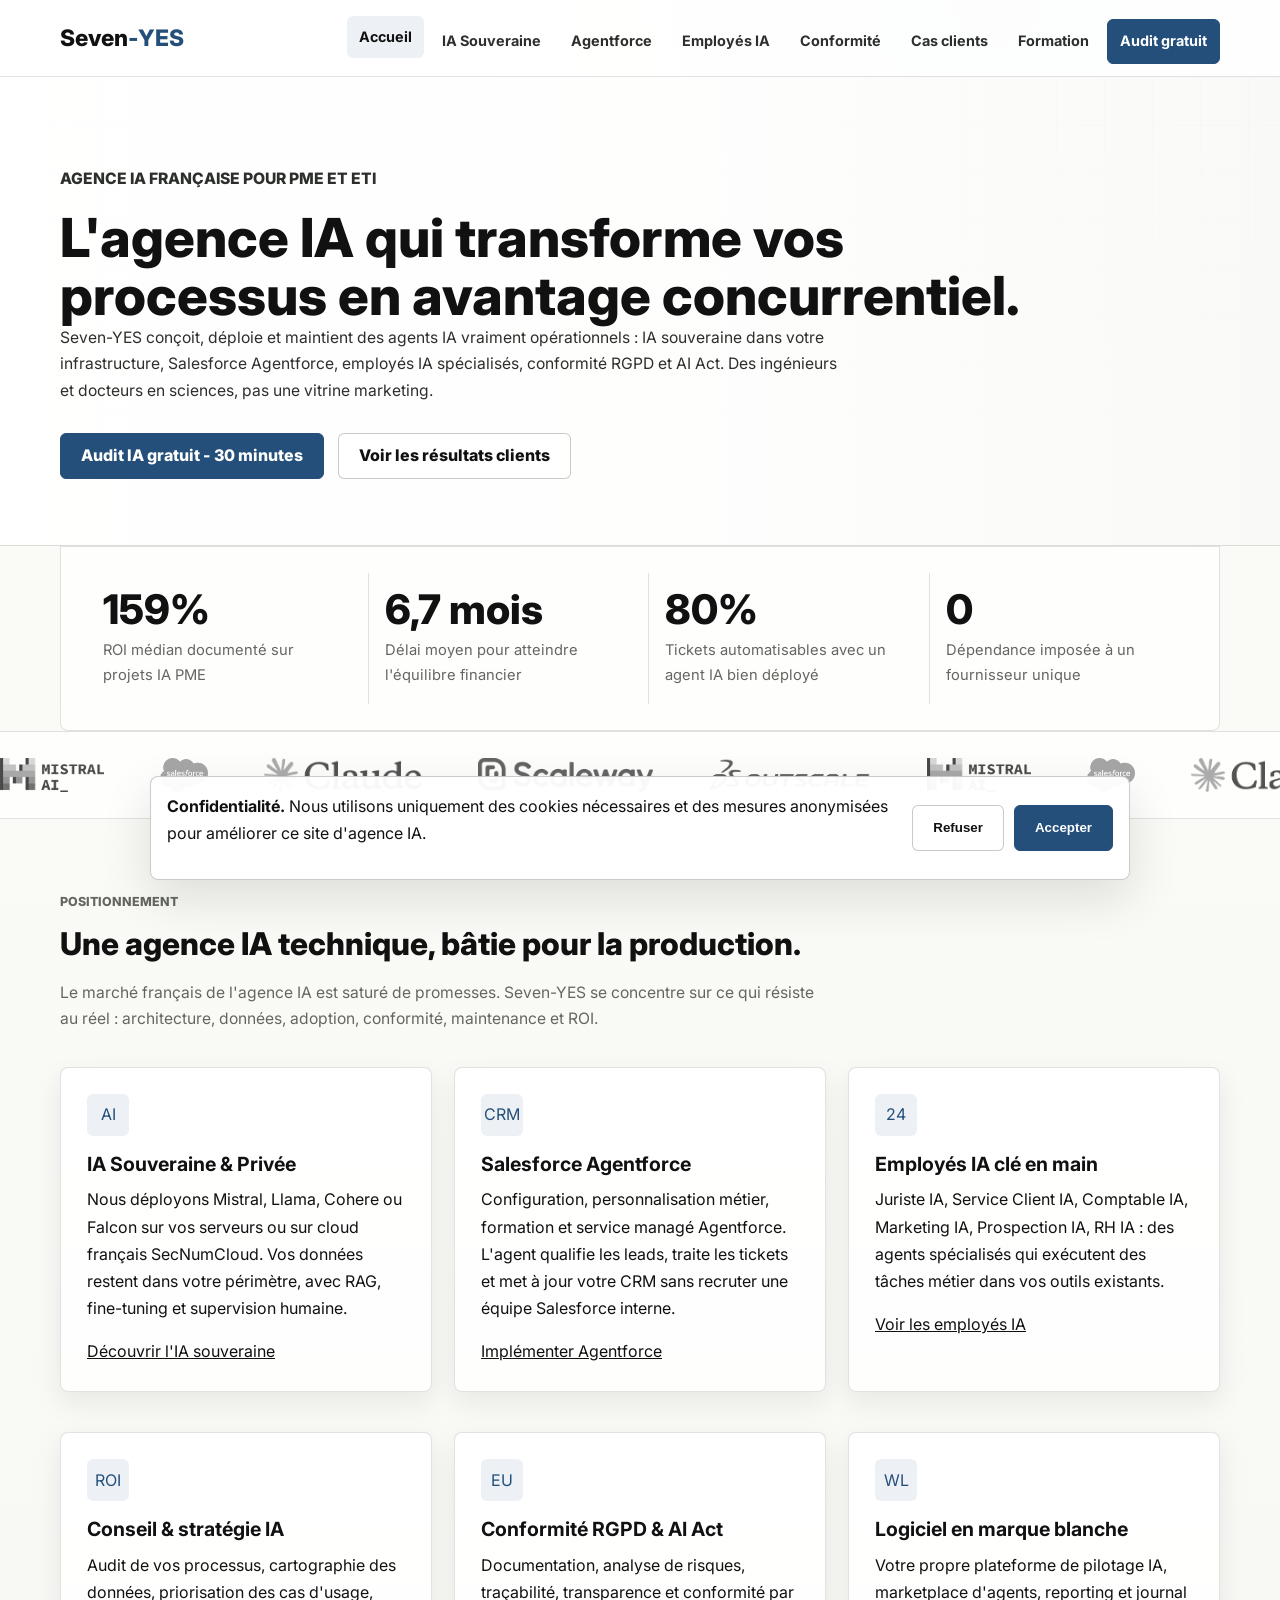
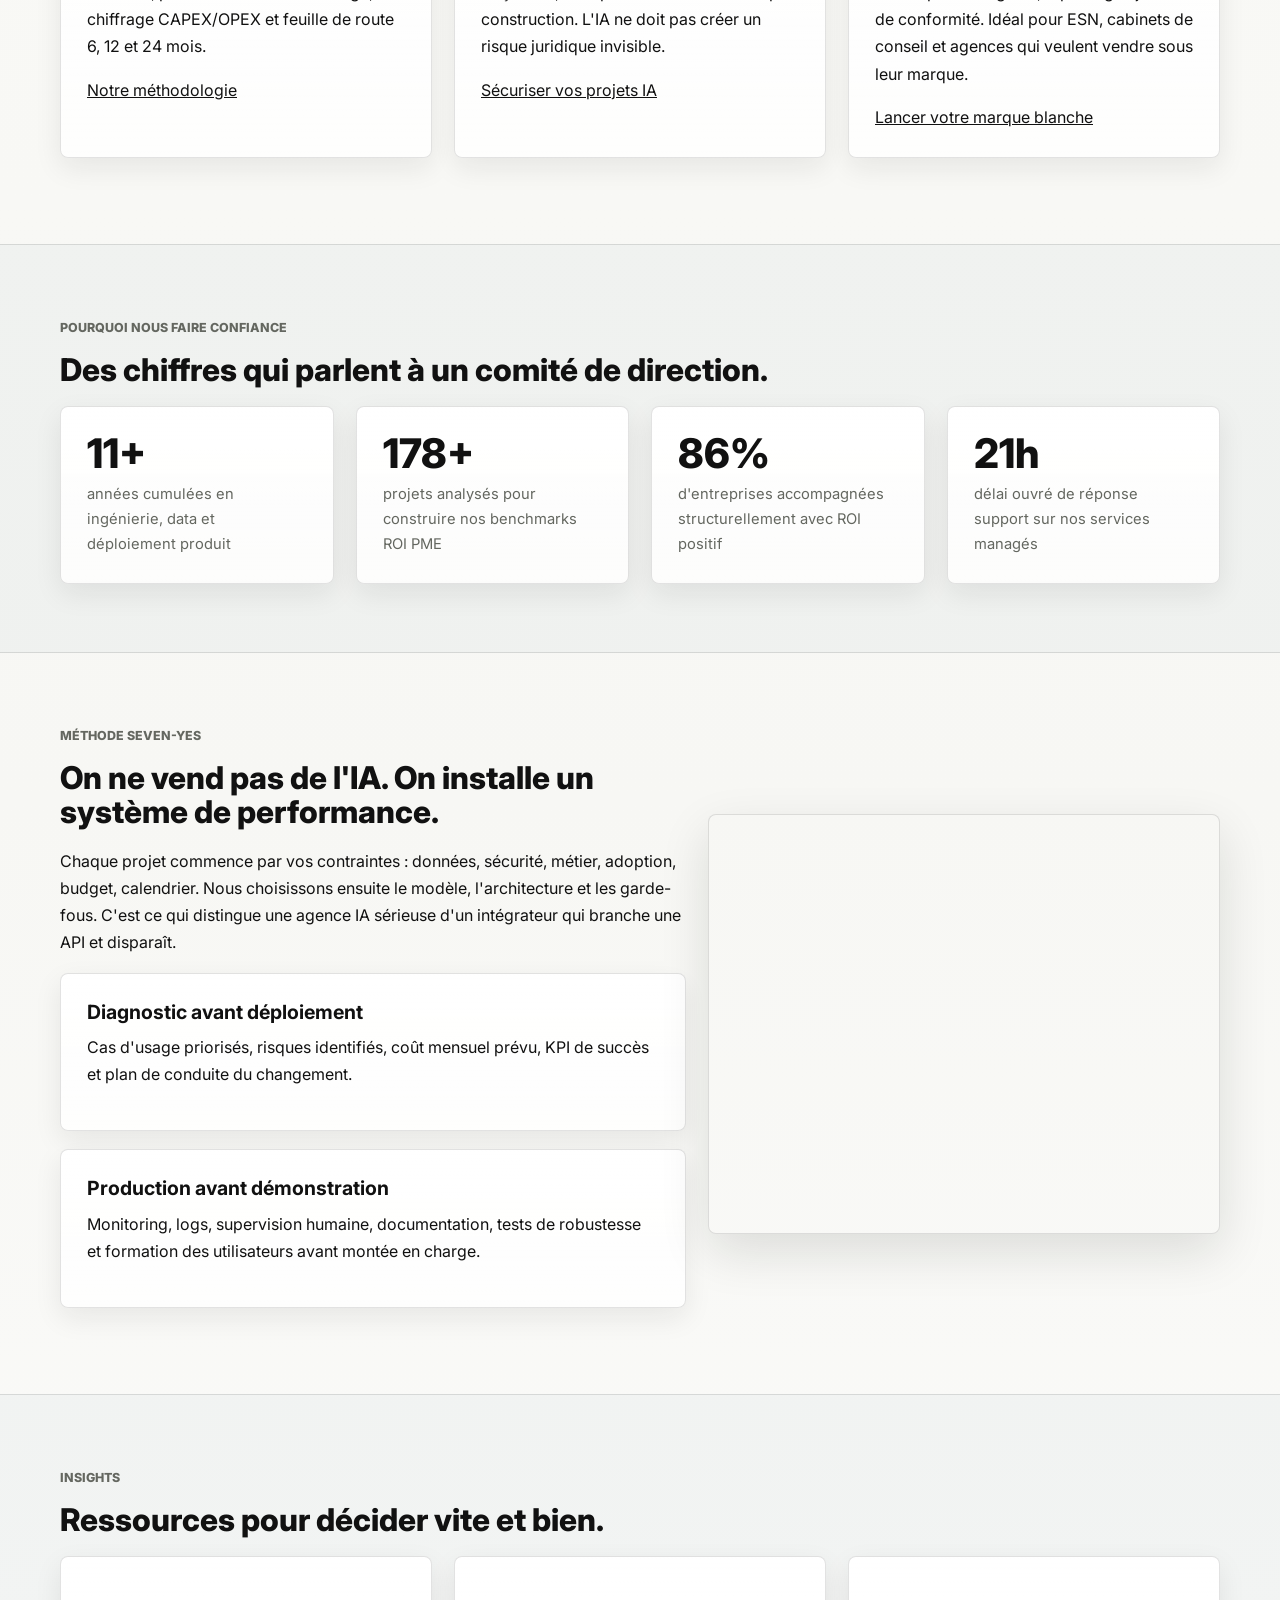
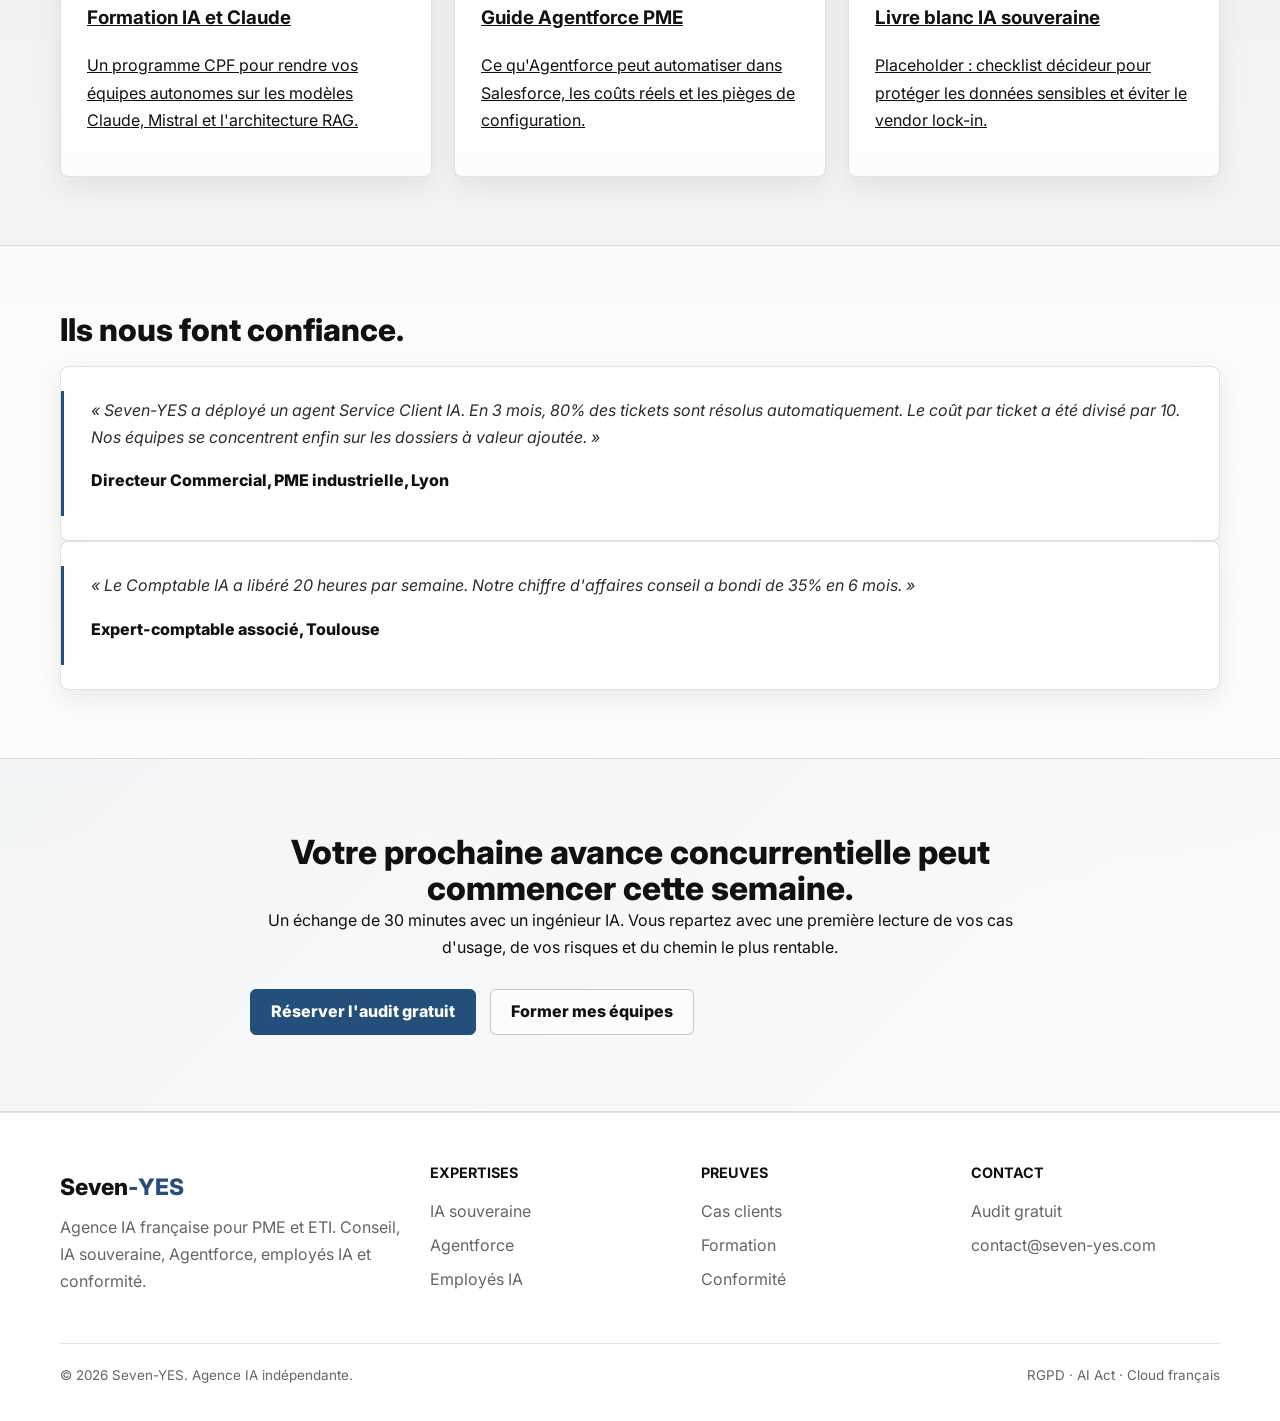
<file: index.html>
<!DOCTYPE html>
<html lang="fr">
<head>
  <meta charset="UTF-8">
  <meta name="viewport" content="width=device-width, initial-scale=1.0">
  <title>Agence IA Seven-YES | Conseil, agents IA, IA souveraine et Agentforce</title>
  <meta name="description" content="Seven-YES est une agence IA française pour PME et ETI : conseil IA, agents IA métier, IA souveraine, Salesforce Agentforce, conformité RGPD et formation. Audit IA gratuit.">
  <meta name="keywords" content="agence IA, agence intelligence artificielle, agence IA France, conseil IA, consultant IA, agents IA, IA souveraine, Agentforce, transformation IA PME">
  <meta property="og:title" content="Seven-YES | Agence IA française pour entreprises ambitieuses">
  <meta property="og:description" content="Des ingénieurs et docteurs en sciences déploient vos agents IA, votre IA souveraine et vos projets Agentforce avec ROI mesurable.">
  <meta property="og:type" content="website">
  <meta property="og:image" content="https://images.unsplash.com/photo-1516321318423-f06f85e504b3?auto=format&fit=crop&w=1200&q=80">
  <meta name="twitter:card" content="summary_large_image">
  <link rel="icon" type="image/svg+xml" href="favicon.svg">
  <link rel="stylesheet" href="style.css">
</head>
<body>
<a class="skip-link" href="#main">Aller au contenu</a>
<header>
  <div class="container">
    <nav class="site-nav" aria-label="Navigation principale">
      <a href="index.html" class="logo">Seven<span>-YES</span></a>
      <button class="menu-toggle" type="button" aria-label="Ouvrir le menu" aria-expanded="false"><span></span></button>
      <ul class="nav-links">
        <li><a href="index.html">Accueil</a></li>
        <li><a href="ia-souveraine.html">IA Souveraine</a></li>
        <li><a href="agentforce.html">Agentforce</a></li>
        <li><a href="employes-ia.html">Employés IA</a></li>
        <li><a href="conformite.html">Conformité</a></li>
        <li><a href="cas-clients.html">Cas clients</a></li>
        <li><a href="formation.html">Formation</a></li>
        <li><a href="contact.html" class="btn-contact">Audit gratuit</a></li>
      </ul>
    </nav>
  </div>
</header>

<main id="main">
  <section class="hero hero-image hero-home">
    <div class="container">
      <p class="eyebrow">Agence IA française pour PME et ETI</p>
      <h1>L'agence IA qui transforme vos processus en avantage concurrentiel.</h1>
      <p>Seven-YES conçoit, déploie et maintient des agents IA vraiment opérationnels : IA souveraine dans votre infrastructure, Salesforce Agentforce, employés IA spécialisés, conformité RGPD et AI Act. Des ingénieurs et docteurs en sciences, pas une vitrine marketing.</p>
      <div class="hero-actions">
        <a href="contact.html" class="btn">Audit IA gratuit - 30 minutes</a>
        <a href="cas-clients.html" class="btn btn-outline">Voir les résultats clients</a>
      </div>
    </div>
  </section>

  <div class="trust-bar" aria-label="Indicateurs de confiance">
    <div class="trust-item"><div class="num">159%</div><div class="label">ROI médian documenté sur projets IA PME</div></div>
    <div class="trust-item"><div class="num">6,7 mois</div><div class="label">Délai moyen pour atteindre l'équilibre financier</div></div>
    <div class="trust-item"><div class="num">80%</div><div class="label">Tickets automatisables avec un agent IA bien déployé</div></div>
    <div class="trust-item"><div class="num">0</div><div class="label">Dépendance imposée à un fournisseur unique</div></div>
  </div>

  <div class="partner-strip" aria-label="Technologies intégrées">
    <div class="partner-marquee">
      <div class="partner-track">
        <img src="logos/mistral.png" alt="Mistral AI">
        <img src="logos/salesforce.png" alt="Salesforce">
        <img src="logos/anthropic.png" alt="Anthropic Claude">
        <img src="logos/scaleway.png" alt="Scaleway">
        <img src="logos/outscale.png" alt="Outscale">
      </div>
      <div class="partner-track" aria-hidden="true">
        <img src="logos/mistral.png" alt="">
        <img src="logos/salesforce.png" alt="">
        <img src="logos/anthropic.png" alt="">
        <img src="logos/scaleway.png" alt="">
        <img src="logos/outscale.png" alt="">
      </div>
    </div>
  </div>

  <section>
    <div class="container">
      <p class="section-kicker">Positionnement</p>
      <h2 class="section-title">Une agence IA technique, bâtie pour la production.</h2>
      <p class="section-subtitle">Le marché français de l'agence IA est saturé de promesses. Seven-YES se concentre sur ce qui résiste au réel : architecture, données, adoption, conformité, maintenance et ROI.</p>
      <div class="cards-grid">
        <article class="content-block service-card">
          <span class="icon" aria-hidden="true">AI</span>
          <h3>IA Souveraine & Privée</h3>
          <p>Nous déployons Mistral, Llama, Cohere ou Falcon sur vos serveurs ou sur cloud français SecNumCloud. Vos données restent dans votre périmètre, avec RAG, fine-tuning et supervision humaine.</p>
          <a href="ia-souveraine.html">Découvrir l'IA souveraine</a>
        </article>
        <article class="content-block service-card">
          <span class="icon" aria-hidden="true">CRM</span>
          <h3>Salesforce Agentforce</h3>
          <p>Configuration, personnalisation métier, formation et service managé Agentforce. L'agent qualifie les leads, traite les tickets et met à jour votre CRM sans recruter une équipe Salesforce interne.</p>
          <a href="agentforce.html">Implémenter Agentforce</a>
        </article>
        <article class="content-block service-card">
          <span class="icon" aria-hidden="true">24</span>
          <h3>Employés IA clé en main</h3>
          <p>Juriste IA, Service Client IA, Comptable IA, Marketing IA, Prospection IA, RH IA : des agents spécialisés qui exécutent des tâches métier dans vos outils existants.</p>
          <a href="employes-ia.html">Voir les employés IA</a>
        </article>
        <article class="content-block service-card">
          <span class="icon" aria-hidden="true">ROI</span>
          <h3>Conseil & stratégie IA</h3>
          <p>Audit de vos processus, cartographie des données, priorisation des cas d'usage, chiffrage CAPEX/OPEX et feuille de route 6, 12 et 24 mois.</p>
          <a href="conseil-strategie.html">Notre méthodologie</a>
        </article>
        <article class="content-block service-card">
          <span class="icon" aria-hidden="true">EU</span>
          <h3>Conformité RGPD & AI Act</h3>
          <p>Documentation, analyse de risques, traçabilité, transparence et conformité par construction. L'IA ne doit pas créer un risque juridique invisible.</p>
          <a href="conformite.html">Sécuriser vos projets IA</a>
        </article>
        <article class="content-block service-card">
          <span class="icon" aria-hidden="true">WL</span>
          <h3>Logiciel en marque blanche</h3>
          <p>Votre propre plateforme de pilotage IA, marketplace d'agents, reporting et journal de conformité. Idéal pour ESN, cabinets de conseil et agences qui veulent vendre sous leur marque.</p>
          <a href="logiciel-marque-blanche">Lancer votre marque blanche</a>
        </article>
      </div>
    </div>
  </section>

  <section class="section--alt">
    <div class="container">
      <p class="section-kicker">Pourquoi nous faire confiance</p>
      <h2 class="section-title">Des chiffres qui parlent à un comité de direction.</h2>
      <div class="stats-grid">
        <div class="stat-card"><div class="num" data-count="12" data-suffix="+">0</div><div class="label">années cumulées en ingénierie, data et déploiement produit</div></div>
        <div class="stat-card"><div class="num" data-count="200" data-suffix="+">0</div><div class="label">projets analysés pour construire nos benchmarks ROI PME</div></div>
        <div class="stat-card"><div class="num" data-count="96" data-suffix="%">0</div><div class="label">d'entreprises accompagnées structurellement avec ROI positif</div></div>
        <div class="stat-card"><div class="num" data-count="24" data-suffix="h">0</div><div class="label">délai ouvré de réponse support sur nos services managés</div></div>
      </div>
    </div>
  </section>

  <section>
    <div class="container two-col">
      <div>
        <p class="section-kicker">Méthode Seven-YES</p>
        <h2 class="section-title">On ne vend pas de l'IA. On installe un système de performance.</h2>
        <p>Chaque projet commence par vos contraintes : données, sécurité, métier, adoption, budget, calendrier. Nous choisissons ensuite le modèle, l'architecture et les garde-fous. C'est ce qui distingue une agence IA sérieuse d'un intégrateur qui branche une API et disparaît.</p>
        <div class="content-block">
          <h3>Diagnostic avant déploiement</h3>
          <p>Cas d'usage priorisés, risques identifiés, coût mensuel prévu, KPI de succès et plan de conduite du changement.</p>
        </div>
        <div class="content-block">
          <h3>Production avant démonstration</h3>
          <p>Monitoring, logs, supervision humaine, documentation, tests de robustesse et formation des utilisateurs avant montée en charge.</p>
        </div>
      </div>
      <div class="media-panel media-team" role="img" aria-label="Equipe tech travaillant sur une architecture IA"></div>
    </div>
  </section>

  <section class="section--alt">
    <div class="container">
      <p class="section-kicker">Insights</p>
      <h2 class="section-title">Ressources pour décider vite et bien.</h2>
      <div class="insights-grid">
        <a class="insight-card" href="formation.html">
          <h3>Formation IA et Claude</h3>
          <p>Un programme CPF pour rendre vos équipes autonomes sur les modèles Claude, Mistral et l'architecture RAG.</p>
        </a>
        <a class="insight-card" href="agentforce.html">
          <h3>Guide Agentforce PME</h3>
          <p>Ce qu'Agentforce peut automatiser dans Salesforce, les coûts réels et les pièges de configuration.</p>
        </a>
        <a class="insight-card" href="contact.html">
          <h3>Livre blanc IA souveraine</h3>
          <p>Placeholder : checklist décideur pour protéger les données sensibles et éviter le vendor lock-in.</p>
        </a>
      </div>
    </div>
  </section>

  <section>
    <div class="container">
      <h2 class="section-title">Ils nous font confiance.</h2>
      <div class="testimonial">
        <p>« Seven-YES a déployé un agent Service Client IA. En 3 mois, 80% des tickets sont résolus automatiquement. Le coût par ticket a été divisé par 10. Nos équipes se concentrent enfin sur les dossiers à valeur ajoutée. »</p>
        <p class="author">Directeur Commercial, PME industrielle, Lyon</p>
      </div>
      <div class="testimonial">
        <p>« Le Comptable IA a libéré 20 heures par semaine. Notre chiffre d'affaires conseil a bondi de 35% en 6 mois. »</p>
        <p class="author">Expert-comptable associé, Toulouse</p>
      </div>
    </div>
  </section>

  <div class="cta-band">
    <div class="wrap--narrow">
      <h2>Votre prochaine avance concurrentielle peut commencer cette semaine.</h2>
      <p>Un échange de 30 minutes avec un ingénieur IA. Vous repartez avec une première lecture de vos cas d'usage, de vos risques et du chemin le plus rentable.</p>
      <div class="btns">
        <a href="contact.html" class="btn">Réserver l'audit gratuit</a>
        <a href="formation.html" class="btn btn-outline">Former mes équipes</a>
      </div>
    </div>
  </div>
</main>

<footer>
  <div class="container footer-grid">
    <div>
      <a href="index.html" class="logo">Seven<span>-YES</span></a>
      <p>Agence IA française pour PME et ETI. Conseil, IA souveraine, Agentforce, employés IA et conformité.</p>
    </div>
    <div><h5>Expertises</h5><a href="ia-souveraine.html">IA souveraine</a><a href="agentforce.html">Agentforce</a><a href="employes-ia.html">Employés IA</a></div>
    <div><h5>Preuves</h5><a href="cas-clients.html">Cas clients</a><a href="formation.html">Formation</a><a href="conformite.html">Conformité</a></div>
    <div><h5>Contact</h5><a href="contact.html">Audit gratuit</a><a href="mailto:contact@seven-yes.com">contact@seven-yes.com</a></div>
  </div>
  <div class="container footer-bottom"><span>© 2026 Seven-YES. Agence IA indépendante.</span><span>RGPD · AI Act · Cloud français</span></div>
</footer>

<script src="script.js"></script>
</body>
</html>
</file>
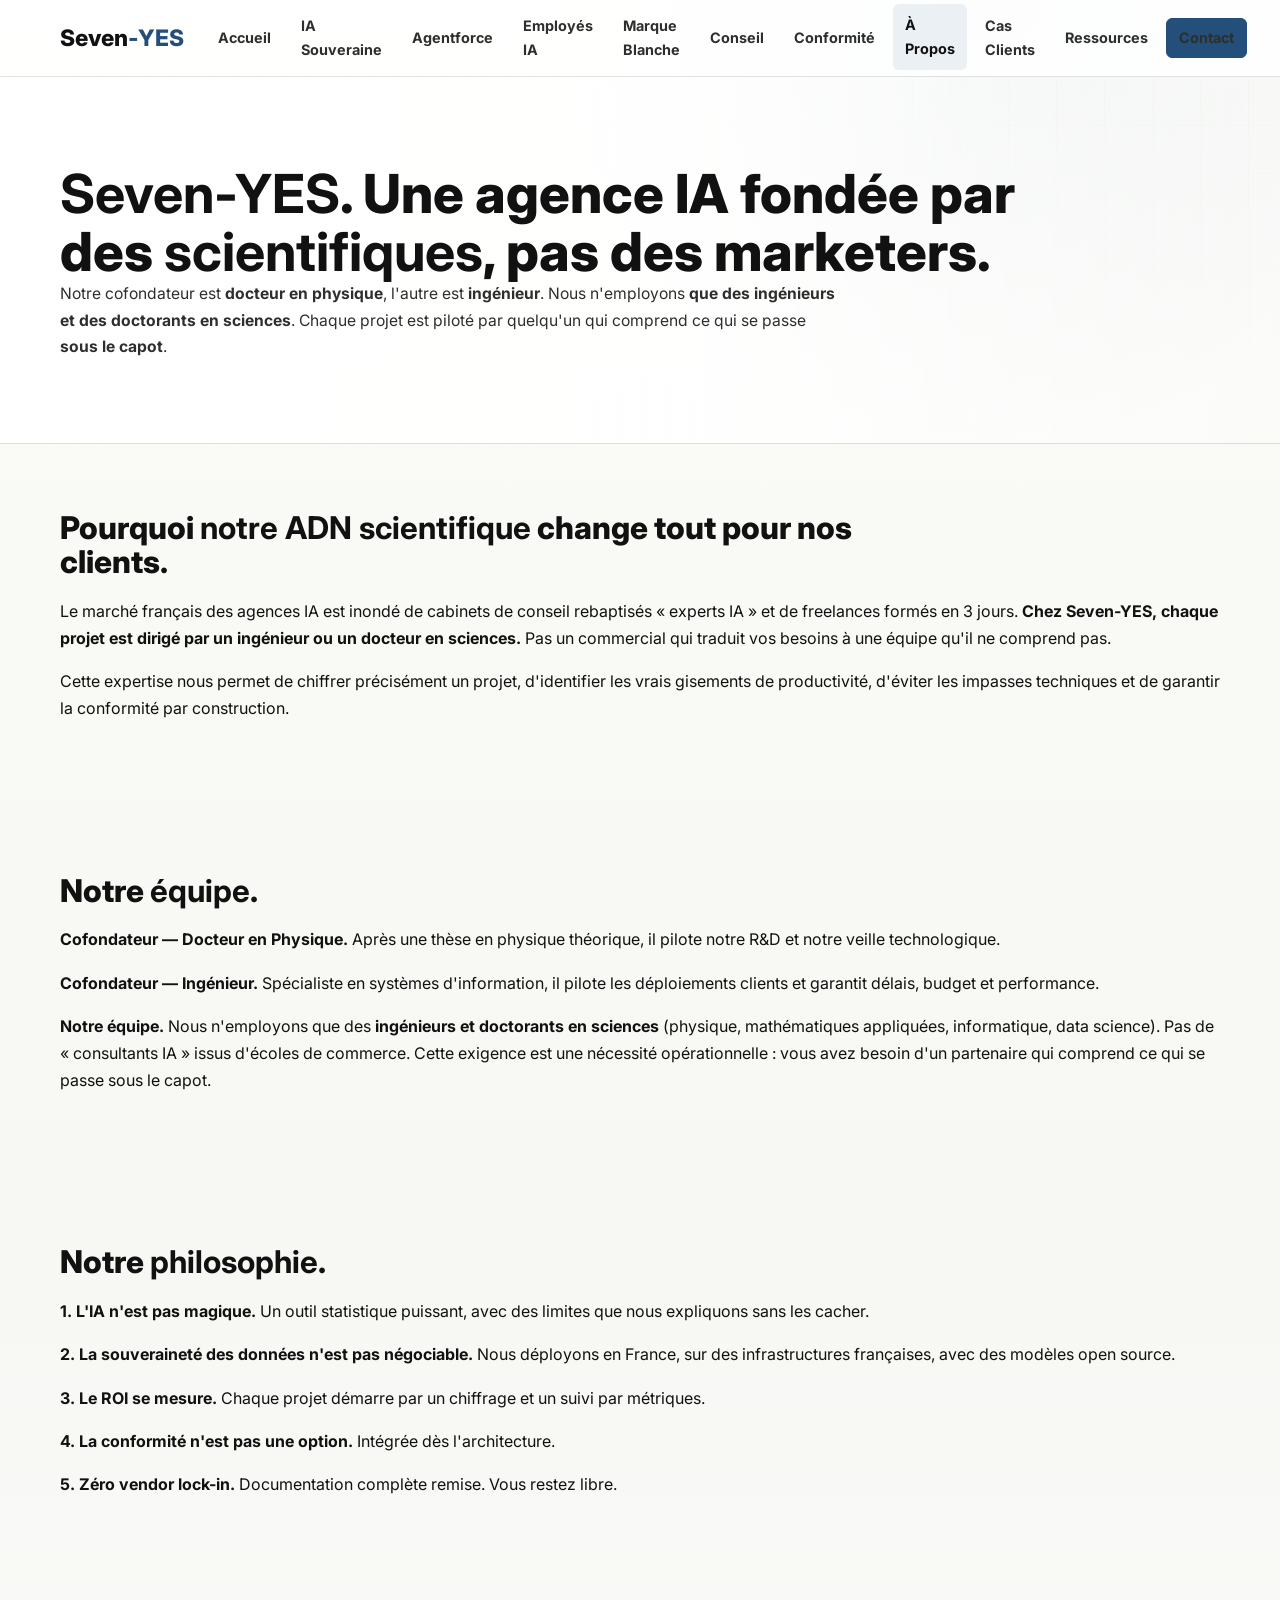
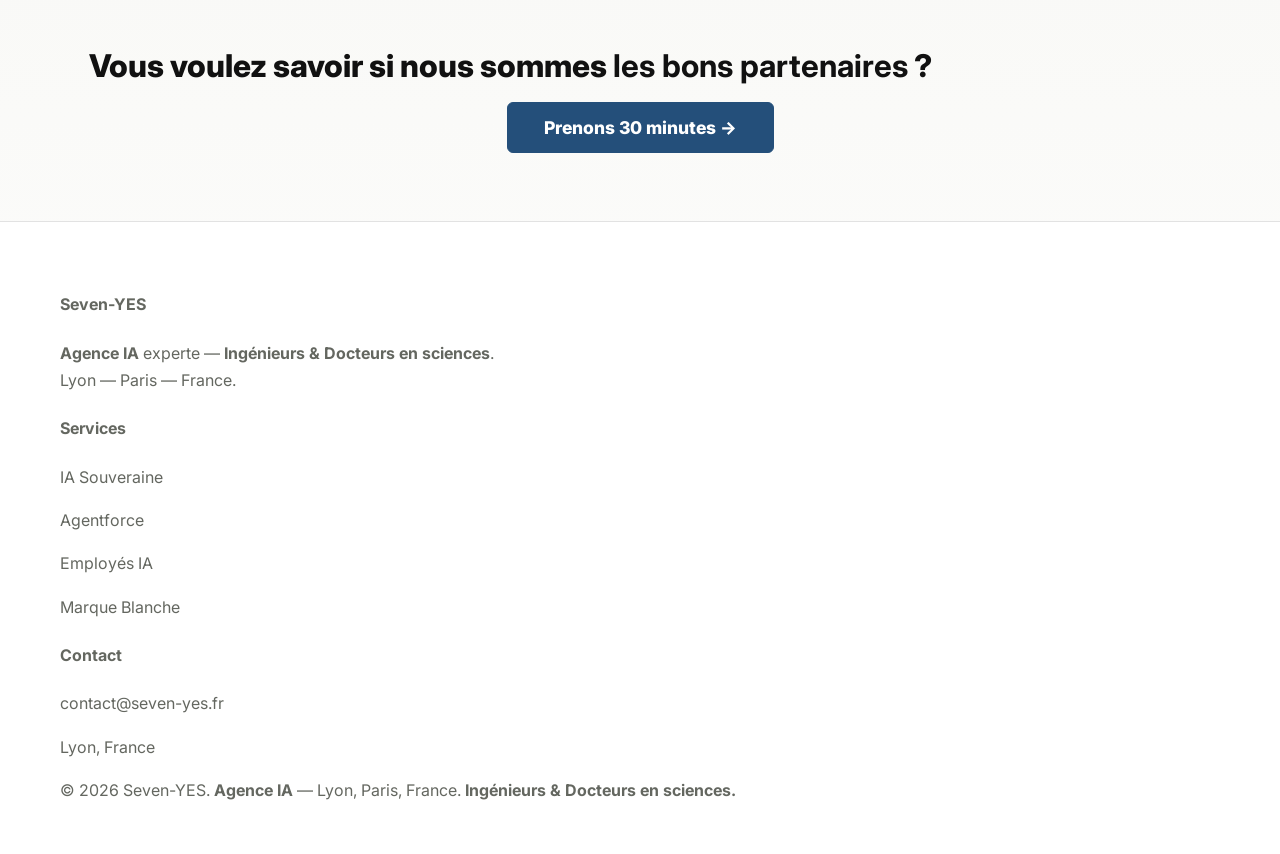
<file: a-propos.html>
<!DOCTYPE html>
<html lang="fr">
<head>
    <meta charset="UTF-8">
    <meta name="viewport" content="width=device-width, initial-scale=1.0">
    <title>À Propos | Seven-YES | Agence IA créée par des Ingénieurs et Docteurs en Sciences</title>
    <meta name="description" content="Seven-YES est une agence IA fondée par un ingénieur et un docteur en physique. Nous n'employons que des ingénieurs et doctorants en sciences. Expertise scientifique, déploiement en production, ROI mesurable.">
    <link rel="stylesheet" href="style.css">
</head>
<body>
    <header>
        <div class="container">
            <nav>
                <div class="logo">Seven<span>-YES</span></div>
                <div class="nav-links">
                    <a href="index.html">Accueil</a>
                    <a href="ia-souveraine.html">IA Souveraine</a>
                    <a href="agentforce.html">Agentforce</a>
                    <a href="employes-ia.html">Employés IA</a>
                    <a href="logiciel-marque-blanche.html">Marque Blanche</a>
                    <a href="conseil-strategie.html">Conseil</a>
                    <a href="conformite.html">Conformité</a>
                    <a href="a-propos.html" class="active">À Propos</a>
                    <a href="cas-clients.html">Cas Clients</a>
                    <a href="blog.html">Ressources</a>
                    <a href="contact.html" class="btn btn-primary">Contact</a>
                </div>
            </nav>
        </div>
    </header>

    <section class="hero">
        <div class="container">
            <h1><strong>Seven-YES</strong>. Une agence IA fondée par des <strong>scientifiques</strong>, pas des marketers.</h1>
            <p>Notre cofondateur est <strong>docteur en physique</strong>, l'autre est <strong>ingénieur</strong>. Nous n'employons <strong>que des ingénieurs et des doctorants en sciences</strong>. Chaque projet est piloté par quelqu'un qui comprend ce qui se passe <strong>sous le capot</strong>.</p>
        </div>
    </section>

    <section>
        <div class="container">
            <h2 class="section-title">Pourquoi <strong>notre ADN scientifique</strong> change tout pour nos clients.</h2>
            <p>Le marché français des agences IA est inondé de cabinets de conseil rebaptisés « experts IA » et de freelances formés en 3 jours. <strong>Chez Seven-YES, chaque projet est dirigé par un ingénieur ou un docteur en sciences.</strong> Pas un commercial qui traduit vos besoins à une équipe qu'il ne comprend pas.</p>
            <p>Cette expertise nous permet de chiffrer précisément un projet, d'identifier les vrais gisements de productivité, d'éviter les impasses techniques et de garantir la conformité par construction.</p>
        </div>
    </section>

    <section>
        <div class="container">
            <h2 class="section-title">Notre <strong>équipe</strong>.</h2>
            <p><strong>Cofondateur — Docteur en Physique.</strong> Après une thèse en physique théorique, il pilote notre R&amp;D et notre veille technologique.</p>
            <p><strong>Cofondateur — Ingénieur.</strong> Spécialiste en systèmes d'information, il pilote les déploiements clients et garantit délais, budget et performance.</p>
            <p><strong>Notre équipe.</strong> Nous n'employons que des <strong>ingénieurs et doctorants en sciences</strong> (physique, mathématiques appliquées, informatique, data science). Pas de « consultants IA » issus d'écoles de commerce. Cette exigence est une nécessité opérationnelle : vous avez besoin d'un partenaire qui comprend ce qui se passe sous le capot.</p>
        </div>
    </section>

    <section>
        <div class="container">
            <h2 class="section-title">Notre <strong>philosophie</strong>.</h2>
            <p><strong>1. L'IA n'est pas magique.</strong> Un outil statistique puissant, avec des limites que nous expliquons sans les cacher.</p>
            <p><strong>2. La souveraineté des données n'est pas négociable.</strong> Nous déployons en France, sur des infrastructures françaises, avec des modèles open source.</p>
            <p><strong>3. Le ROI se mesure.</strong> Chaque projet démarre par un chiffrage et un suivi par métriques.</p>
            <p><strong>4. La conformité n'est pas une option.</strong> Intégrée dès l'architecture.</p>
            <p><strong>5. Zéro vendor lock-in.</strong> Documentation complète remise. Vous restez libre.</p>
        </div>
    </section>

    <section style="text-align:center;">
        <div class="container">
            <h2 class="section-title">Vous voulez savoir si nous sommes <strong>les bons partenaires</strong> ?</h2>
            <a href="contact.html" class="btn btn-accent" style="font-size:1.1rem; padding:14px 36px;">Prenons 30 minutes →</a>
        </div>
    </section>

    <footer>
        <div class="container">
            <div>
                <h4>Seven-YES</h4>
                <p><strong>Agence IA</strong> experte — <strong>Ingénieurs &amp; Docteurs en sciences</strong>.<br>Lyon — Paris — France.</p>
            </div>
            <div>
                <h4>Services</h4>
                <p><a href="ia-souveraine.html">IA Souveraine</a></p>
                <p><a href="agentforce.html">Agentforce</a></p>
                <p><a href="employes-ia.html">Employés IA</a></p>
                <p><a href="logiciel-marque-blanche.html">Marque Blanche</a></p>
            </div>
            <div>
                <h4>Contact</h4>
                <p>contact@seven-yes.fr</p>
                <p>Lyon, France</p>
            </div>
        </div>
        <div class="container bottom">
            <p>© 2026 Seven-YES. <strong>Agence IA</strong> — Lyon, Paris, France. <strong>Ingénieurs &amp; Docteurs en sciences.</strong></p>
        </div>
    </footer>
</body>
</html>
</file>
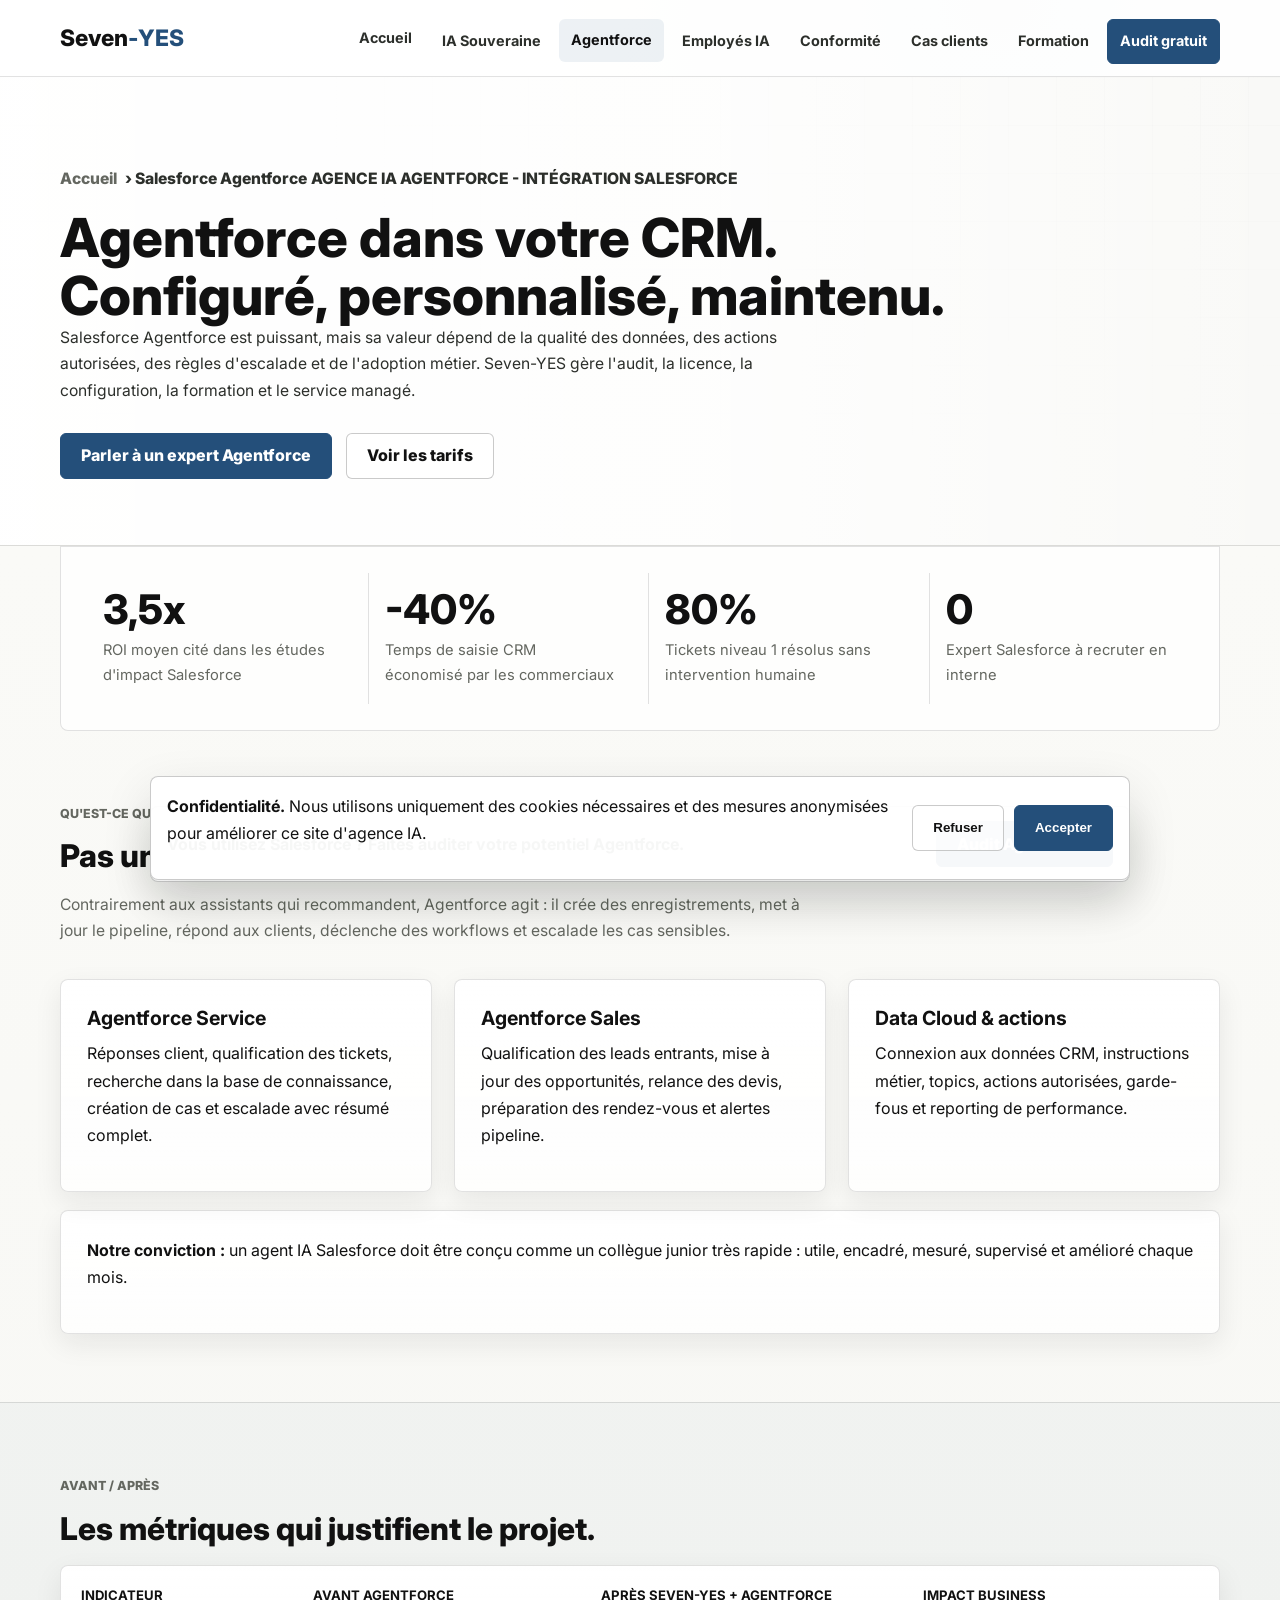
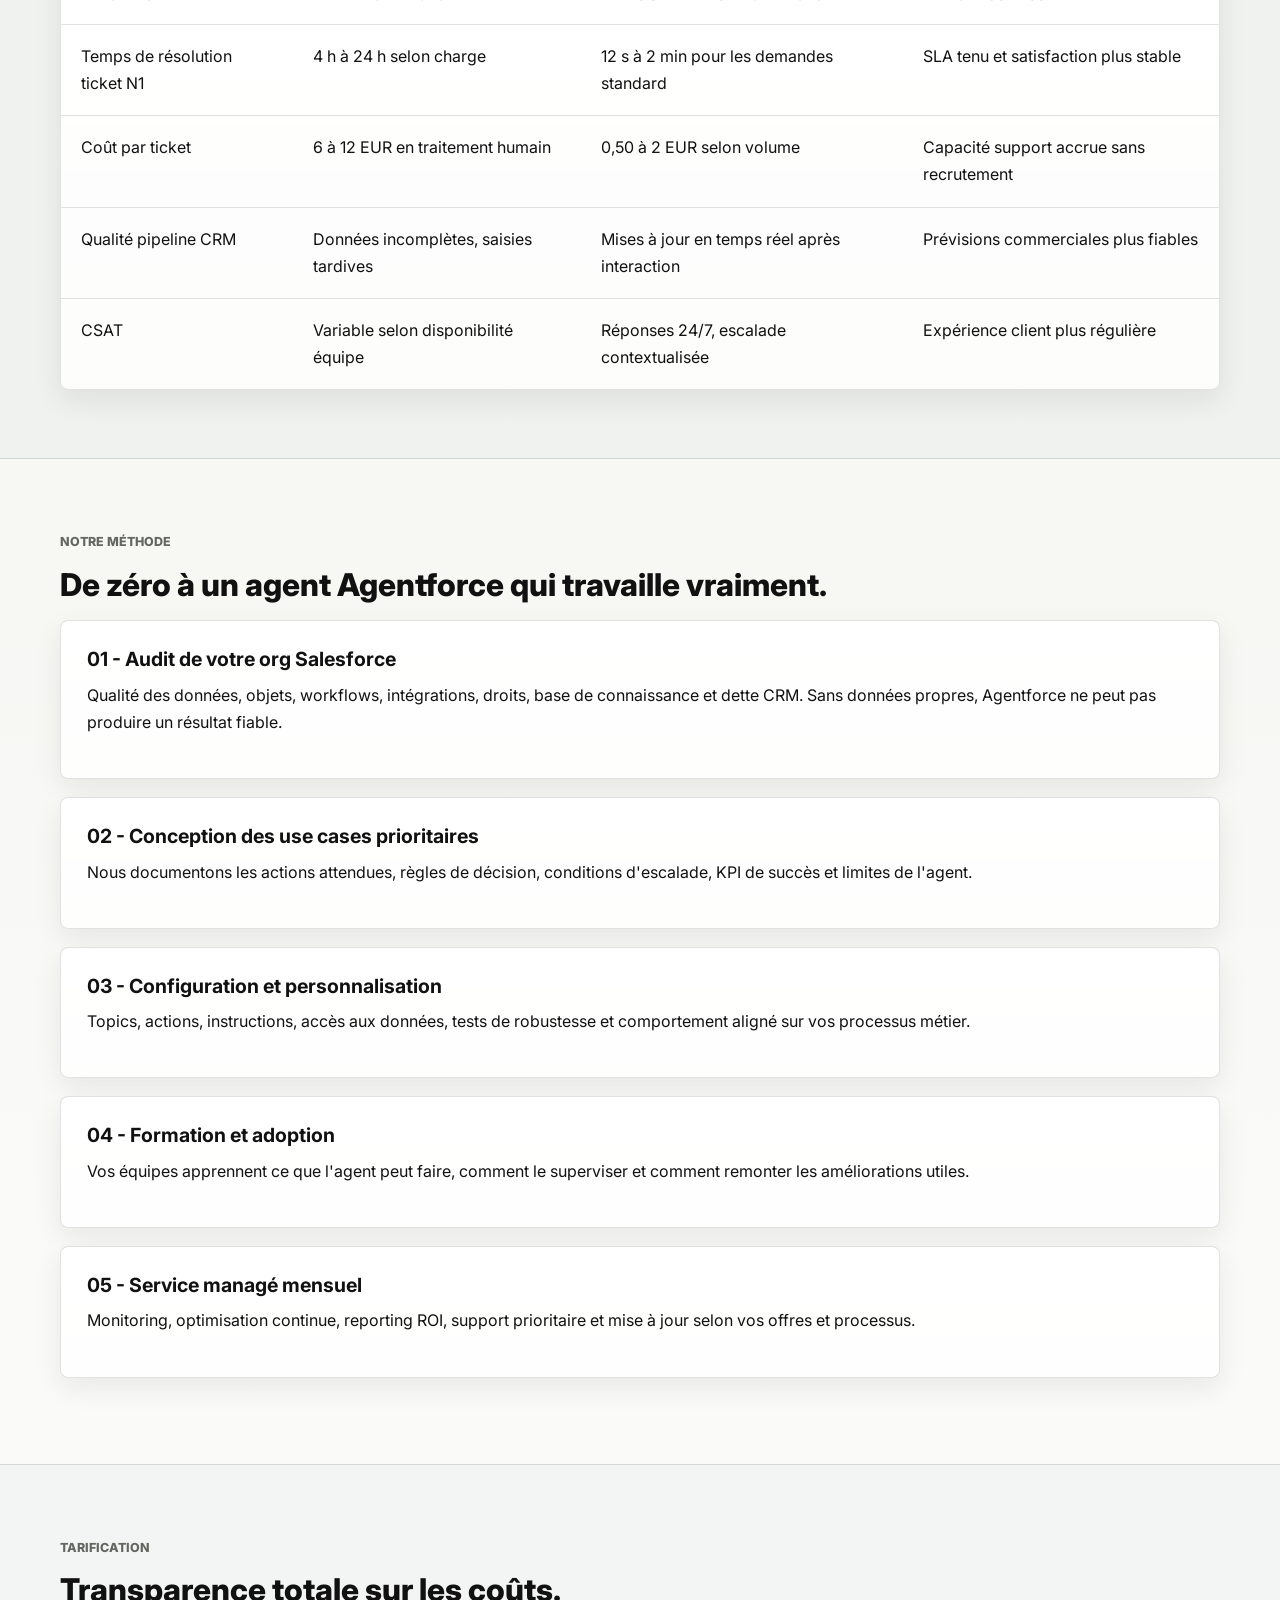
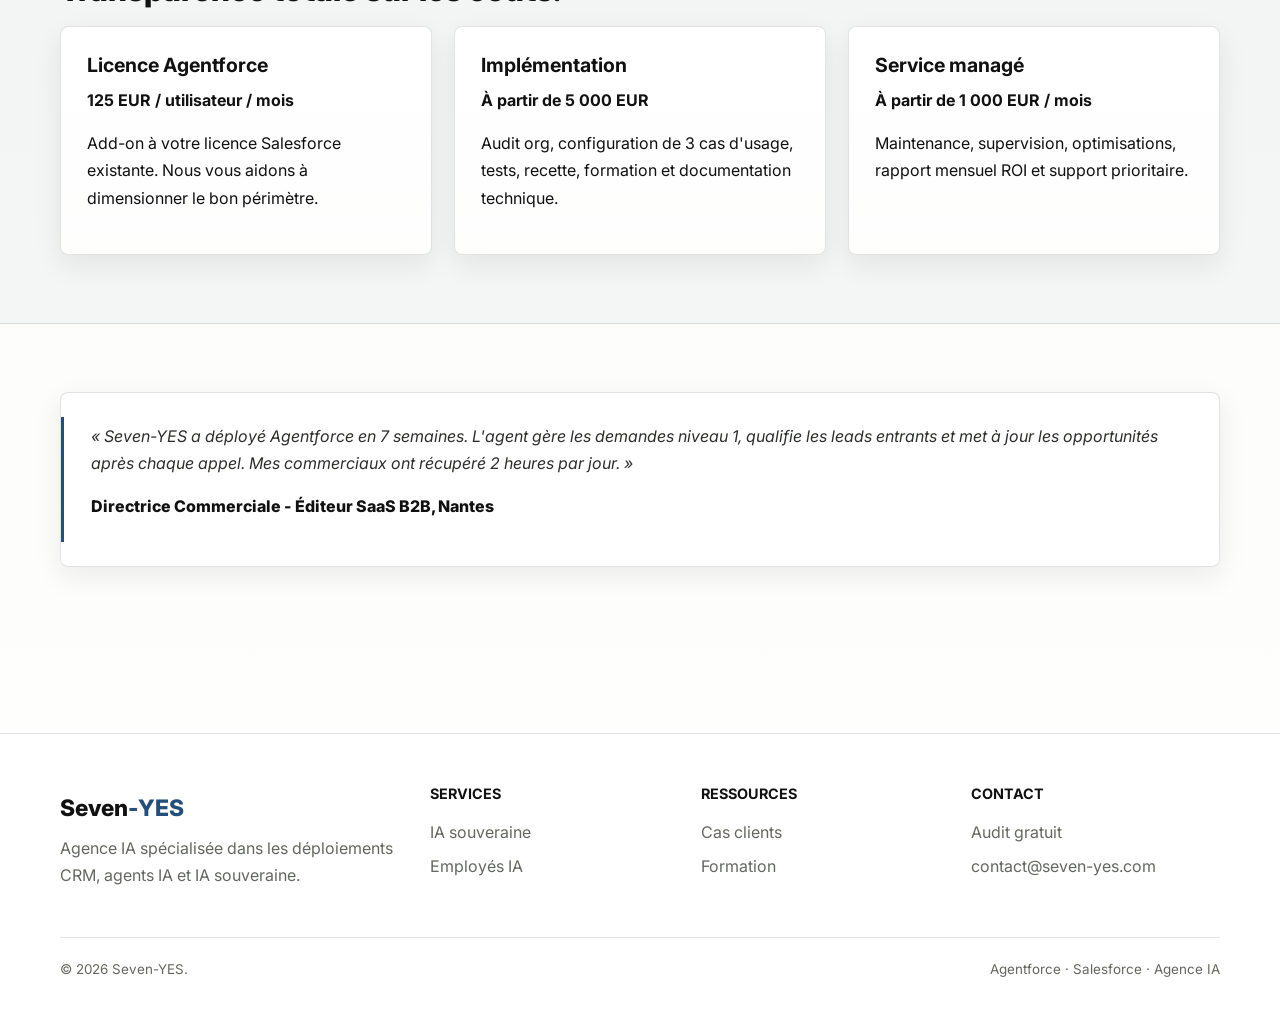
<file: agentforce.html>
<!DOCTYPE html>
<html lang="fr">
<head>
  <meta charset="UTF-8">
  <meta name="viewport" content="width=device-width, initial-scale=1.0">
  <title>Agence IA Agentforce Salesforce | Intégration Agentforce | Seven-YES</title>
  <meta name="description" content="Agence IA experte Salesforce Agentforce : audit org, configuration, personnalisation métier, formation et maintenance. Déployez un agent IA utile dans votre CRM.">
  <meta name="keywords" content="agence IA Agentforce, intégrateur Agentforce, Salesforce Agentforce France, consultant IA Salesforce, agent IA CRM">
  <meta property="og:title" content="Seven-YES | Intégration Salesforce Agentforce">
  <meta property="og:description" content="De l'audit Salesforce au service managé : déployez Agentforce avec une agence IA orientée ROI.">
  <meta property="og:type" content="website">
  <meta name="twitter:card" content="summary_large_image">
  <link rel="icon" type="image/svg+xml" href="favicon.svg">
  <link rel="stylesheet" href="style.css">
</head>
<body>
<a class="skip-link" href="#main">Aller au contenu</a>
<header>
  <div class="container">
    <nav class="site-nav" aria-label="Navigation principale">
      <a href="index.html" class="logo">Seven<span>-YES</span></a>
      <button class="menu-toggle" type="button" aria-label="Ouvrir le menu" aria-expanded="false"><span></span></button>
      <ul class="nav-links">
        <li><a href="index.html">Accueil</a></li><li><a href="ia-souveraine.html">IA Souveraine</a></li><li><a href="agentforce.html">Agentforce</a></li><li><a href="employes-ia.html">Employés IA</a></li><li><a href="conformite.html">Conformité</a></li><li><a href="cas-clients.html">Cas clients</a></li><li><a href="formation.html">Formation</a></li><li><a href="contact.html" class="btn-contact">Audit gratuit</a></li>
      </ul>
    </nav>
  </div>
</header>

<main id="main">
  <section class="hero hero-image hero-agentforce">
    <div class="container">
      <p class="breadcrumb"><a href="index.html">Accueil</a> › Salesforce Agentforce</p>
      <p class="eyebrow">Agence IA Agentforce - Intégration Salesforce</p>
      <h1>Agentforce dans votre CRM. Configuré, personnalisé, maintenu.</h1>
      <p>Salesforce Agentforce est puissant, mais sa valeur dépend de la qualité des données, des actions autorisées, des règles d'escalade et de l'adoption métier. Seven-YES gère l'audit, la licence, la configuration, la formation et le service managé.</p>
      <div class="hero-actions">
        <a href="contact.html" class="btn">Parler à un expert Agentforce</a>
        <a href="#tarification" class="btn btn-outline">Voir les tarifs</a>
      </div>
    </div>
  </section>

  <div class="trust-bar">
    <div class="trust-item"><div class="num">3,5x</div><div class="label">ROI moyen cité dans les études d'impact Salesforce</div></div>
    <div class="trust-item"><div class="num">-40%</div><div class="label">Temps de saisie CRM économisé par les commerciaux</div></div>
    <div class="trust-item"><div class="num">80%</div><div class="label">Tickets niveau 1 résolus sans intervention humaine</div></div>
    <div class="trust-item"><div class="num">0</div><div class="label">Expert Salesforce à recruter en interne</div></div>
  </div>

  <section>
    <div class="container">
      <p class="section-kicker">Qu'est-ce qu'Agentforce ?</p>
      <h2 class="section-title">Pas un plug-in. Un agent autonome dans Salesforce.</h2>
      <p class="section-subtitle">Contrairement aux assistants qui recommandent, Agentforce agit : il crée des enregistrements, met à jour le pipeline, répond aux clients, déclenche des workflows et escalade les cas sensibles.</p>
      <div class="cards-grid">
        <article class="content-block"><h3>Agentforce Service</h3><p>Réponses client, qualification des tickets, recherche dans la base de connaissance, création de cas et escalade avec résumé complet.</p></article>
        <article class="content-block"><h3>Agentforce Sales</h3><p>Qualification des leads entrants, mise à jour des opportunités, relance des devis, préparation des rendez-vous et alertes pipeline.</p></article>
        <article class="content-block"><h3>Data Cloud & actions</h3><p>Connexion aux données CRM, instructions métier, topics, actions autorisées, garde-fous et reporting de performance.</p></article>
      </div>
      <div class="highlight-box">
        <p><strong>Notre conviction :</strong> un agent IA Salesforce doit être conçu comme un collègue junior très rapide : utile, encadré, mesuré, supervisé et amélioré chaque mois.</p>
      </div>
    </div>
  </section>

  <section class="section--alt">
    <div class="container">
      <p class="section-kicker">Avant / Après</p>
      <h2 class="section-title">Les métriques qui justifient le projet.</h2>
      <div class="comparison-table-wrap">
        <table>
          <thead><tr><th>Indicateur</th><th>Avant Agentforce</th><th>Après Seven-YES + Agentforce</th><th>Impact business</th></tr></thead>
          <tbody>
            <tr><td>Temps de résolution ticket N1</td><td>4 h à 24 h selon charge</td><td>12 s à 2 min pour les demandes standard</td><td>SLA tenu et satisfaction plus stable</td></tr>
            <tr><td>Coût par ticket</td><td>6 à 12 EUR en traitement humain</td><td>0,50 à 2 EUR selon volume</td><td>Capacité support accrue sans recrutement</td></tr>
            <tr><td>Qualité pipeline CRM</td><td>Données incomplètes, saisies tardives</td><td>Mises à jour en temps réel après interaction</td><td>Prévisions commerciales plus fiables</td></tr>
            <tr><td>CSAT</td><td>Variable selon disponibilité équipe</td><td>Réponses 24/7, escalade contextualisée</td><td>Expérience client plus régulière</td></tr>
          </tbody>
        </table>
      </div>
    </div>
  </section>

  <section>
    <div class="container">
      <p class="section-kicker">Notre méthode</p>
      <h2 class="section-title">De zéro à un agent Agentforce qui travaille vraiment.</h2>
      <div class="content-block"><h3>01 - Audit de votre org Salesforce</h3><p>Qualité des données, objets, workflows, intégrations, droits, base de connaissance et dette CRM. Sans données propres, Agentforce ne peut pas produire un résultat fiable.</p></div>
      <div class="content-block"><h3>02 - Conception des use cases prioritaires</h3><p>Nous documentons les actions attendues, règles de décision, conditions d'escalade, KPI de succès et limites de l'agent.</p></div>
      <div class="content-block"><h3>03 - Configuration et personnalisation</h3><p>Topics, actions, instructions, accès aux données, tests de robustesse et comportement aligné sur vos processus métier.</p></div>
      <div class="content-block"><h3>04 - Formation et adoption</h3><p>Vos équipes apprennent ce que l'agent peut faire, comment le superviser et comment remonter les améliorations utiles.</p></div>
      <div class="content-block"><h3>05 - Service managé mensuel</h3><p>Monitoring, optimisation continue, reporting ROI, support prioritaire et mise à jour selon vos offres et processus.</p></div>
    </div>
  </section>

  <section class="section--alt" id="tarification">
    <div class="container">
      <p class="section-kicker">Tarification</p>
      <h2 class="section-title">Transparence totale sur les coûts.</h2>
      <div class="pricing-grid">
        <div class="pricing-card"><h3>Licence Agentforce</h3><p><strong>125 EUR / utilisateur / mois</strong></p><p>Add-on à votre licence Salesforce existante. Nous vous aidons à dimensionner le bon périmètre.</p></div>
        <div class="pricing-card"><h3>Implémentation</h3><p><strong>À partir de 5 000 EUR</strong></p><p>Audit org, configuration de 3 cas d'usage, tests, recette, formation et documentation technique.</p></div>
        <div class="pricing-card"><h3>Service managé</h3><p><strong>À partir de 1 000 EUR / mois</strong></p><p>Maintenance, supervision, optimisations, rapport mensuel ROI et support prioritaire.</p></div>
      </div>
    </div>
  </section>

  <section>
    <div class="container">
      <div class="testimonial">
        <p>« Seven-YES a déployé Agentforce en 7 semaines. L'agent gère les demandes niveau 1, qualifie les leads entrants et met à jour les opportunités après chaque appel. Mes commerciaux ont récupéré 2 heures par jour. »</p>
        <p class="author">Directrice Commerciale - Éditeur SaaS B2B, Nantes</p>
      </div>
    </div>
  </section>

  <div class="sticky-cta">
    <p>Vous utilisez Salesforce ? Faites auditer votre potentiel Agentforce.</p>
    <a href="contact.html" class="btn btn-gold">Audit Agentforce</a>
  </div>
</main>

<footer>
  <div class="container footer-grid">
    <div><a href="index.html" class="logo">Seven<span>-YES</span></a><p>Agence IA spécialisée dans les déploiements CRM, agents IA et IA souveraine.</p></div>
    <div><h5>Services</h5><a href="ia-souveraine.html">IA souveraine</a><a href="employes-ia.html">Employés IA</a></div>
    <div><h5>Ressources</h5><a href="cas-clients.html">Cas clients</a><a href="formation.html">Formation</a></div>
    <div><h5>Contact</h5><a href="contact.html">Audit gratuit</a><a href="mailto:contact@seven-yes.com">contact@seven-yes.com</a></div>
  </div>
  <div class="container footer-bottom"><span>© 2026 Seven-YES.</span><span>Agentforce · Salesforce · Agence IA</span></div>
</footer>
<script src="script.js"></script>
</body>
</html>
</file>
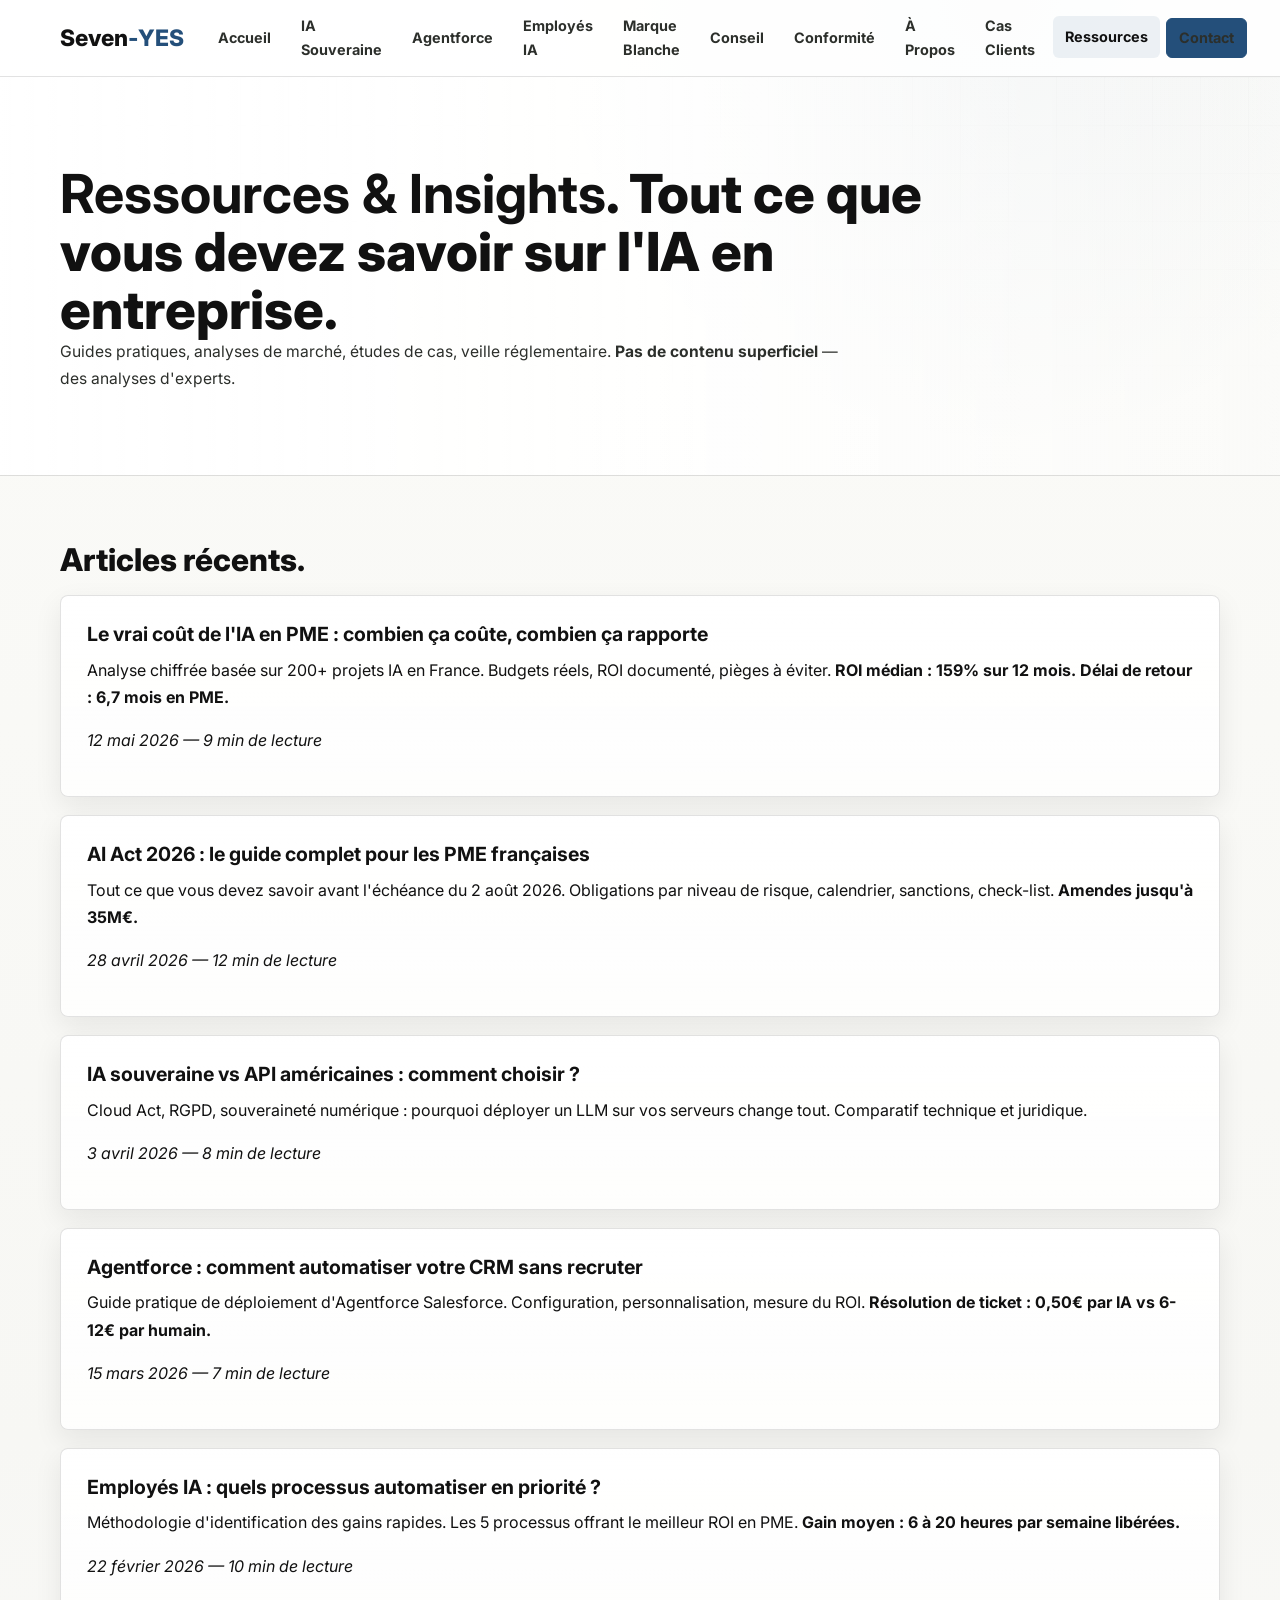
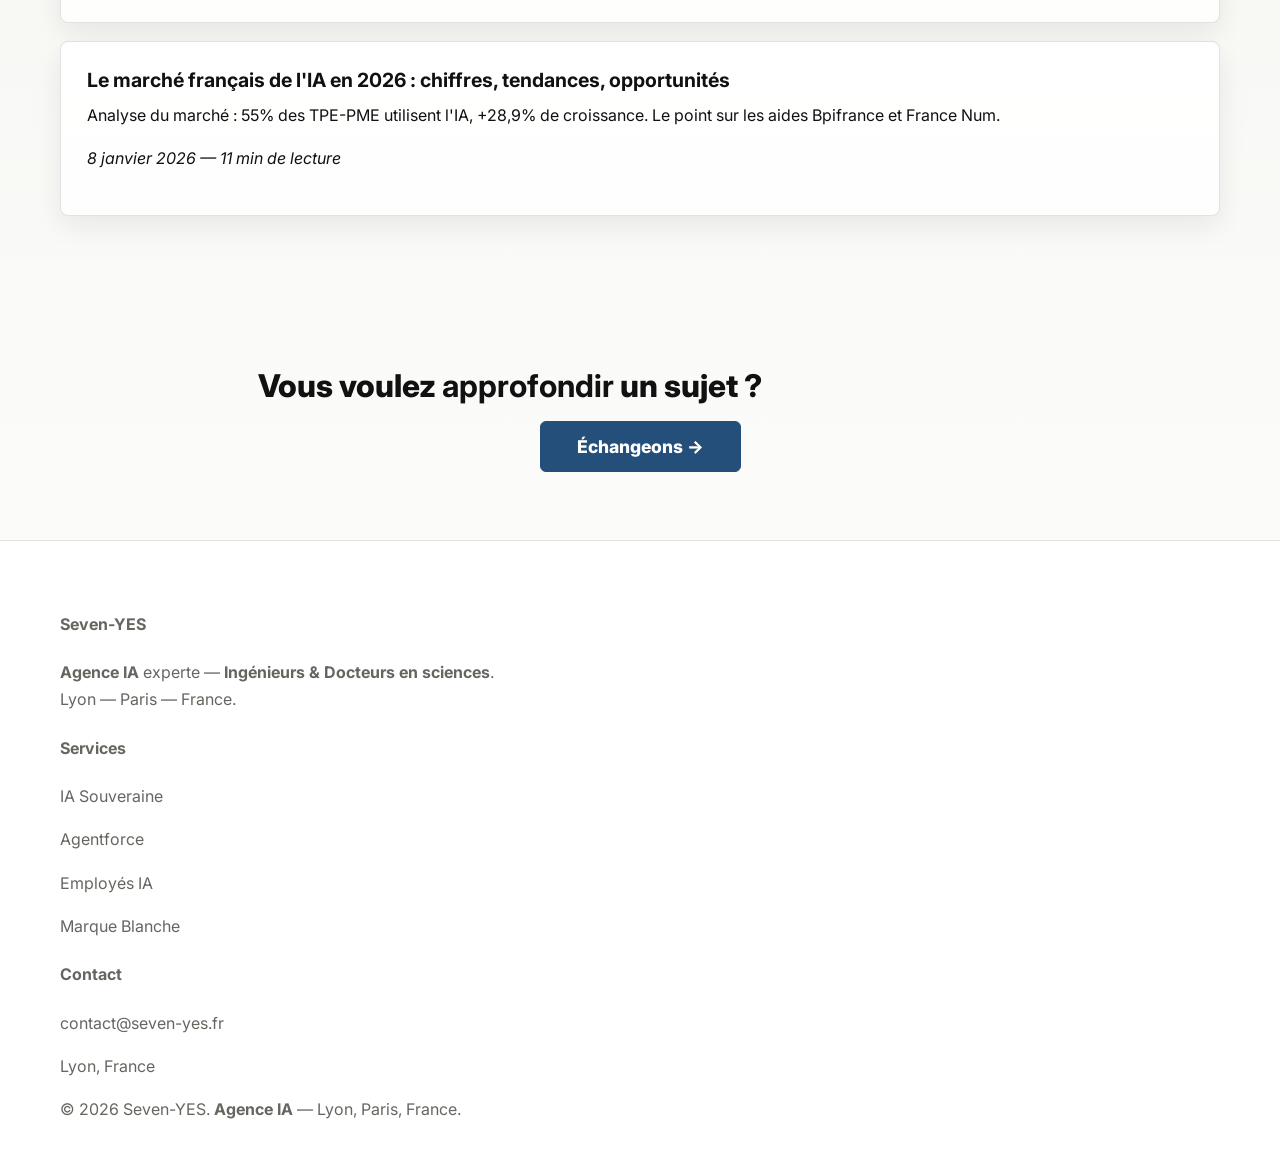
<file: blog.html>
<!DOCTYPE html>
<html lang="fr">
<head>
    <meta charset="UTF-8">
    <meta name="viewport" content="width=device-width, initial-scale=1.0">
    <title>Ressources &amp; Insights IA | Seven-YES | Guides, Études, Analyses</title>
    <meta name="description" content="Ressources et insights sur l'IA en entreprise : guides pratiques, analyses de marché, études de cas, veille réglementaire. Tout pour comprendre et déployer l'IA.">
    <link rel="stylesheet" href="style.css">
</head>
<body>
    <header>
        <div class="container">
            <nav>
                <div class="logo">Seven<span>-YES</span></div>
                <div class="nav-links">
                    <a href="index.html">Accueil</a>
                    <a href="ia-souveraine.html">IA Souveraine</a>
                    <a href="agentforce.html">Agentforce</a>
                    <a href="employes-ia.html">Employés IA</a>
                    <a href="logiciel-marque-blanche.html">Marque Blanche</a>
                    <a href="conseil-strategie.html">Conseil</a>
                    <a href="conformite.html">Conformité</a>
                    <a href="a-propos.html">À Propos</a>
                    <a href="cas-clients.html">Cas Clients</a>
                    <a href="blog.html" class="active">Ressources</a>
                    <a href="contact.html" class="btn btn-primary">Contact</a>
                </div>
            </nav>
        </div>
    </header>

    <section class="hero">
        <div class="container">
            <h1><strong>Ressources &amp; Insights</strong>. Tout ce que vous devez savoir sur l'IA en entreprise.</h1>
            <p>Guides pratiques, analyses de marché, études de cas, veille réglementaire. <strong>Pas de contenu superficiel</strong> — des analyses d'experts.</p>
        </div>
    </section>

    <section>
        <div class="container">
            <h2 class="section-title">Articles récents.</h2>

            <div class="content-block">
                <h3>Le vrai coût de l'IA en PME : combien ça coûte, combien ça rapporte</h3>
                <p>Analyse chiffrée basée sur 200+ projets IA en France. Budgets réels, ROI documenté, pièges à éviter. <strong>ROI médian : 159% sur 12 mois. Délai de retour : 6,7 mois en PME.</strong></p>
                <p><em>12 mai 2026 — 9 min de lecture</em></p>
            </div>

            <div class="content-block">
                <h3>AI Act 2026 : le guide complet pour les PME françaises</h3>
                <p>Tout ce que vous devez savoir avant l'échéance du 2 août 2026. Obligations par niveau de risque, calendrier, sanctions, check-list. <strong>Amendes jusqu'à 35M€.</strong></p>
                <p><em>28 avril 2026 — 12 min de lecture</em></p>
            </div>

            <div class="content-block">
                <h3>IA souveraine vs API américaines : comment choisir ?</h3>
                <p>Cloud Act, RGPD, souveraineté numérique : pourquoi déployer un LLM sur vos serveurs change tout. Comparatif technique et juridique.</p>
                <p><em>3 avril 2026 — 8 min de lecture</em></p>
            </div>

            <div class="content-block">
                <h3>Agentforce : comment automatiser votre CRM sans recruter</h3>
                <p>Guide pratique de déploiement d'Agentforce Salesforce. Configuration, personnalisation, mesure du ROI. <strong>Résolution de ticket : 0,50€ par IA vs 6-12€ par humain.</strong></p>
                <p><em>15 mars 2026 — 7 min de lecture</em></p>
            </div>

            <div class="content-block">
                <h3>Employés IA : quels processus automatiser en priorité ?</h3>
                <p>Méthodologie d'identification des gains rapides. Les 5 processus offrant le meilleur ROI en PME. <strong>Gain moyen : 6 à 20 heures par semaine libérées.</strong></p>
                <p><em>22 février 2026 — 10 min de lecture</em></p>
            </div>

            <div class="content-block">
                <h3>Le marché français de l'IA en 2026 : chiffres, tendances, opportunités</h3>
                <p>Analyse du marché : 55% des TPE-PME utilisent l'IA, +28,9% de croissance. Le point sur les aides Bpifrance et France Num.</p>
                <p><em>8 janvier 2026 — 11 min de lecture</em></p>
            </div>
        </div>
    </section>

    <section style="text-align:center;">
        <div class="container">
            <h2 class="section-title">Vous voulez <strong>approfondir</strong> un sujet ?</h2>
            <a href="contact.html" class="btn btn-accent" style="font-size:1.1rem; padding:14px 36px;">Échangeons →</a>
        </div>
    </section>

    <footer>
        <div class="container">
            <div>
                <h4>Seven-YES</h4>
                <p><strong>Agence IA</strong> experte — <strong>Ingénieurs &amp; Docteurs en sciences</strong>.<br>Lyon — Paris — France.</p>
            </div>
            <div>
                <h4>Services</h4>
                <p><a href="ia-souveraine.html">IA Souveraine</a></p>
                <p><a href="agentforce.html">Agentforce</a></p>
                <p><a href="employes-ia.html">Employés IA</a></p>
                <p><a href="logiciel-marque-blanche.html">Marque Blanche</a></p>
            </div>
            <div>
                <h4>Contact</h4>
                <p>contact@seven-yes.fr</p>
                <p>Lyon, France</p>
            </div>
        </div>
        <div class="container bottom">
            <p>© 2026 Seven-YES. <strong>Agence IA</strong> — Lyon, Paris, France.</p>
        </div>
    </footer>
</body>
</html>
</file>
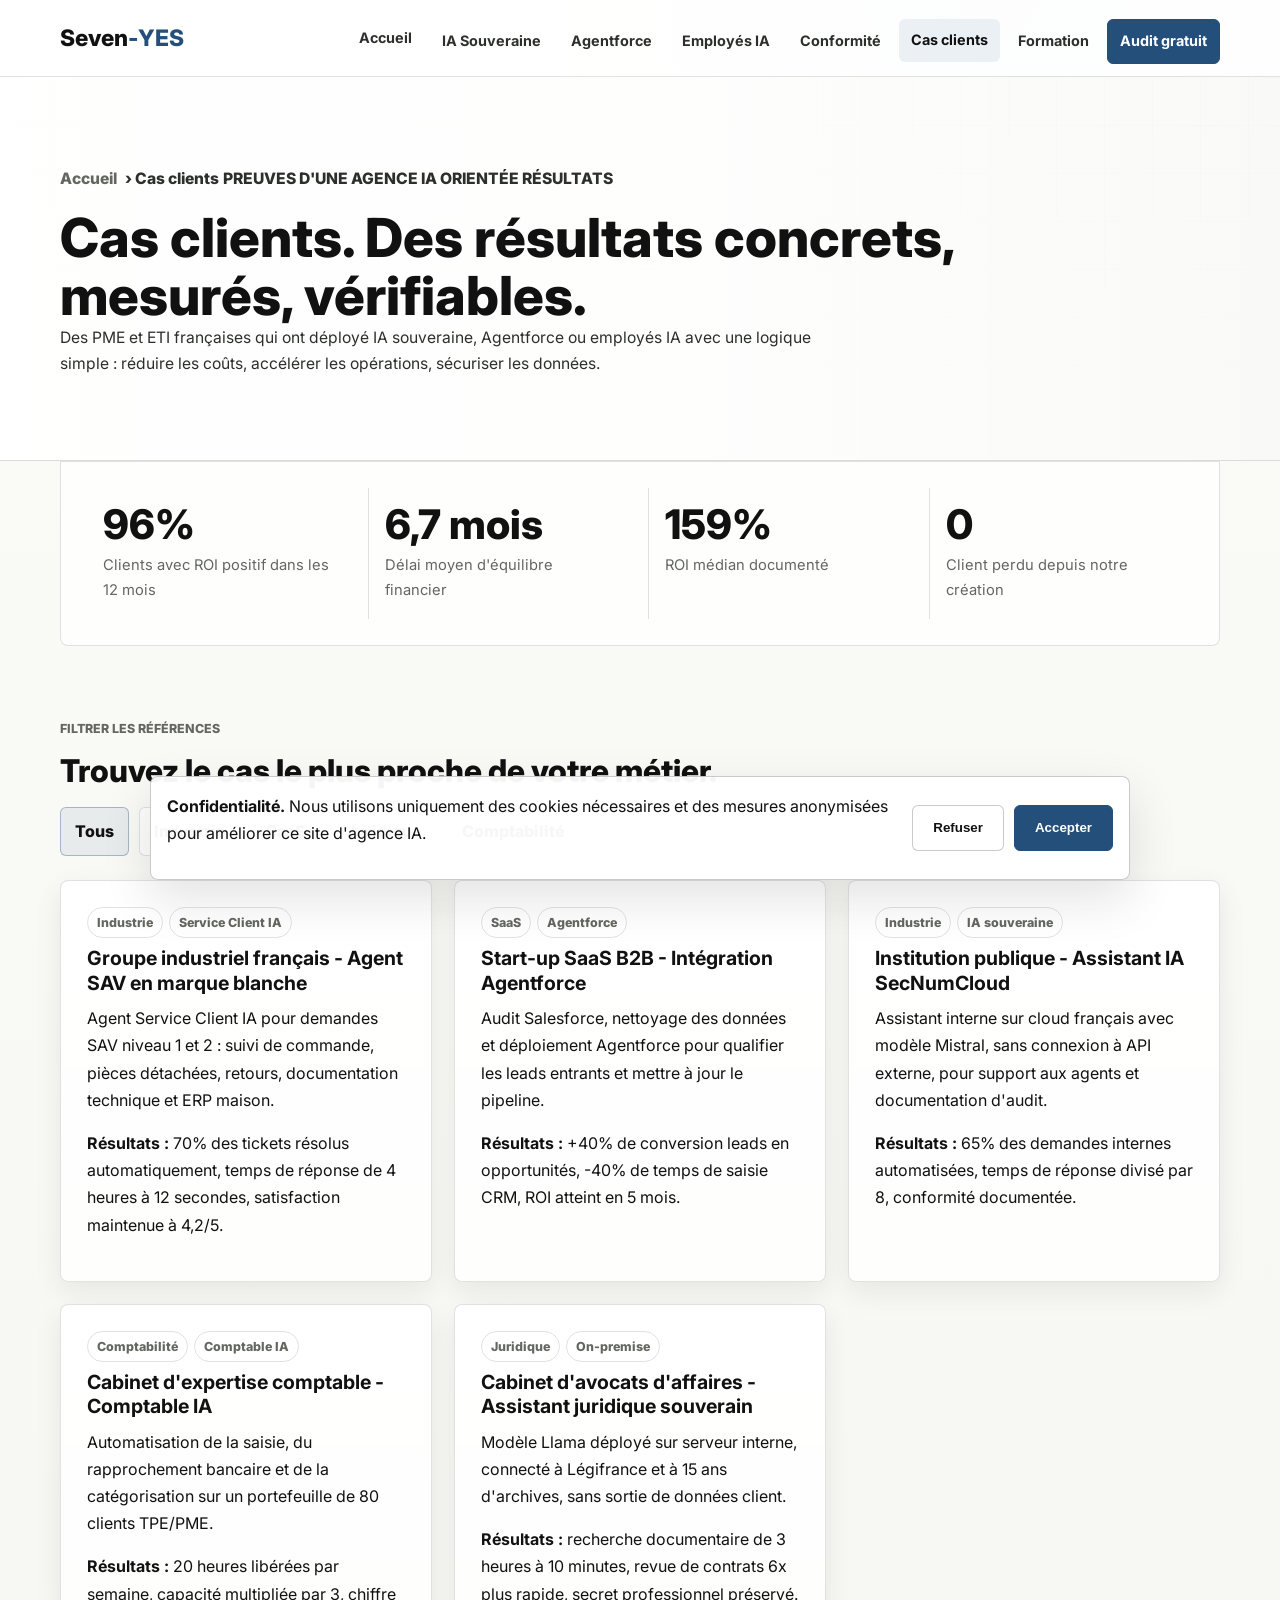
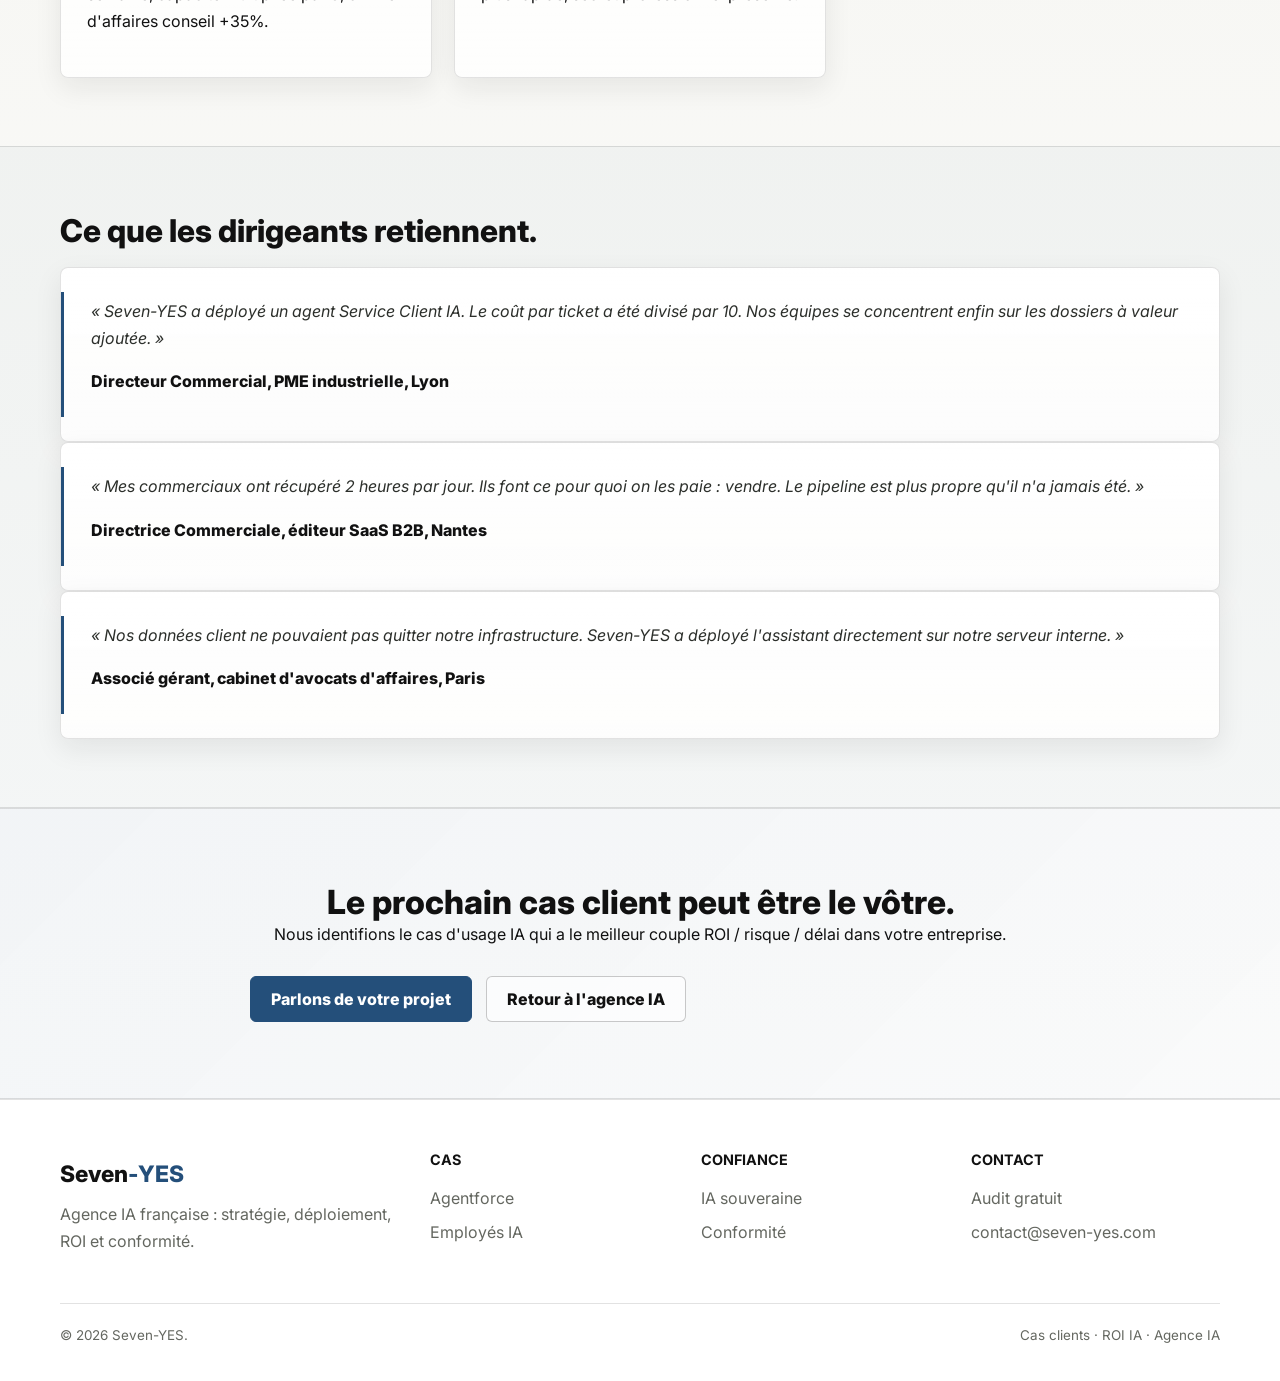
<file: cas-clients.html>
<!DOCTYPE html>
<html lang="fr">
<head>
  <meta charset="UTF-8">
  <meta name="viewport" content="width=device-width, initial-scale=1.0">
  <title>Cas clients agence IA | Résultats IA PME et ETI | Seven-YES</title>
  <meta name="description" content="Cas clients Seven-YES : agence IA française spécialisée en IA souveraine, Agentforce et employés IA. ROI, automatisation et conformité mesurés.">
  <meta name="keywords" content="cas client agence IA, ROI IA, exemple agent IA, IA souveraine PME, Agentforce Salesforce, automatisation IA France">
  <meta property="og:title" content="Cas clients Seven-YES">
  <meta property="og:description" content="Des résultats concrets de déploiements IA en industrie, SaaS, juridique et comptabilité.">
  <meta property="og:type" content="website">
  <meta name="twitter:card" content="summary_large_image">
  <link rel="icon" type="image/svg+xml" href="favicon.svg">
  <link rel="stylesheet" href="style.css">
</head>
<body>
<a class="skip-link" href="#main">Aller au contenu</a>
<header>
  <div class="container">
    <nav class="site-nav" aria-label="Navigation principale">
      <a href="index.html" class="logo">Seven<span>-YES</span></a>
      <button class="menu-toggle" type="button" aria-label="Ouvrir le menu" aria-expanded="false"><span></span></button>
      <ul class="nav-links">
        <li><a href="index.html">Accueil</a></li><li><a href="ia-souveraine.html">IA Souveraine</a></li><li><a href="agentforce.html">Agentforce</a></li><li><a href="employes-ia.html">Employés IA</a></li><li><a href="conformite.html">Conformité</a></li><li><a href="cas-clients.html">Cas clients</a></li><li><a href="formation.html">Formation</a></li><li><a href="contact.html" class="btn-contact">Audit gratuit</a></li>
      </ul>
    </nav>
  </div>
</header>

<main id="main">
  <section class="hero hero-image hero-cases">
    <div class="container">
      <p class="breadcrumb"><a href="index.html">Accueil</a> › Cas clients</p>
      <p class="eyebrow">Preuves d'une agence IA orientée résultats</p>
      <h1>Cas clients. Des résultats concrets, mesurés, vérifiables.</h1>
      <p>Des PME et ETI françaises qui ont déployé IA souveraine, Agentforce ou employés IA avec une logique simple : réduire les coûts, accélérer les opérations, sécuriser les données.</p>
    </div>
  </section>

  <div class="trust-bar">
    <div class="trust-item"><div class="num">96%</div><div class="label">Clients avec ROI positif dans les 12 mois</div></div>
    <div class="trust-item"><div class="num">6,7 mois</div><div class="label">Délai moyen d'équilibre financier</div></div>
    <div class="trust-item"><div class="num">159%</div><div class="label">ROI médian documenté</div></div>
    <div class="trust-item"><div class="num">0</div><div class="label">Client perdu depuis notre création</div></div>
  </div>

  <section>
    <div class="container">
      <p class="section-kicker">Filtrer les références</p>
      <h2 class="section-title">Trouvez le cas le plus proche de votre métier.</h2>
      <div class="filter-tabs" aria-label="Filtres cas clients">
        <button class="filter-button active" type="button" data-filter="all">Tous</button>
        <button class="filter-button" type="button" data-filter="industrie">Industrie</button>
        <button class="filter-button" type="button" data-filter="saas">SaaS</button>
        <button class="filter-button" type="button" data-filter="juridique">Juridique</button>
        <button class="filter-button" type="button" data-filter="comptabilite">Comptabilité</button>
      </div>
      <div class="case-grid cards-grid">
        <article class="case-card visible" data-case-tags="industrie">
          <span class="tag">Industrie</span><span class="tag">Service Client IA</span>
          <h3>Groupe industriel français - Agent SAV en marque blanche</h3>
          <p>Agent Service Client IA pour demandes SAV niveau 1 et 2 : suivi de commande, pièces détachées, retours, documentation technique et ERP maison.</p>
          <p><strong>Résultats :</strong> 70% des tickets résolus automatiquement, temps de réponse de 4 heures à 12 secondes, satisfaction maintenue à 4,2/5.</p>
        </article>
        <article class="case-card visible" data-case-tags="saas">
          <span class="tag">SaaS</span><span class="tag">Agentforce</span>
          <h3>Start-up SaaS B2B - Intégration Agentforce</h3>
          <p>Audit Salesforce, nettoyage des données et déploiement Agentforce pour qualifier les leads entrants et mettre à jour le pipeline.</p>
          <p><strong>Résultats :</strong> +40% de conversion leads en opportunités, -40% de temps de saisie CRM, ROI atteint en 5 mois.</p>
        </article>
        <article class="case-card visible" data-case-tags="industrie">
          <span class="tag">Industrie</span><span class="tag">IA souveraine</span>
          <h3>Institution publique - Assistant IA SecNumCloud</h3>
          <p>Assistant interne sur cloud français avec modèle Mistral, sans connexion à API externe, pour support aux agents et documentation d'audit.</p>
          <p><strong>Résultats :</strong> 65% des demandes internes automatisées, temps de réponse divisé par 8, conformité documentée.</p>
        </article>
        <article class="case-card visible" data-case-tags="comptabilite">
          <span class="tag">Comptabilité</span><span class="tag">Comptable IA</span>
          <h3>Cabinet d'expertise comptable - Comptable IA</h3>
          <p>Automatisation de la saisie, du rapprochement bancaire et de la catégorisation sur un portefeuille de 80 clients TPE/PME.</p>
          <p><strong>Résultats :</strong> 20 heures libérées par semaine, capacité multipliée par 3, chiffre d'affaires conseil +35%.</p>
        </article>
        <article class="case-card visible" data-case-tags="juridique">
          <span class="tag">Juridique</span><span class="tag">On-premise</span>
          <h3>Cabinet d'avocats d'affaires - Assistant juridique souverain</h3>
          <p>Modèle Llama déployé sur serveur interne, connecté à Légifrance et à 15 ans d'archives, sans sortie de données client.</p>
          <p><strong>Résultats :</strong> recherche documentaire de 3 heures à 10 minutes, revue de contrats 6x plus rapide, secret professionnel préservé.</p>
        </article>
      </div>
    </div>
  </section>

  <section class="section--alt">
    <div class="container">
      <h2 class="section-title">Ce que les dirigeants retiennent.</h2>
      <div class="testimonial"><p>« Seven-YES a déployé un agent Service Client IA. Le coût par ticket a été divisé par 10. Nos équipes se concentrent enfin sur les dossiers à valeur ajoutée. »</p><p class="author">Directeur Commercial, PME industrielle, Lyon</p></div>
      <div class="testimonial"><p>« Mes commerciaux ont récupéré 2 heures par jour. Ils font ce pour quoi on les paie : vendre. Le pipeline est plus propre qu'il n'a jamais été. »</p><p class="author">Directrice Commerciale, éditeur SaaS B2B, Nantes</p></div>
      <div class="testimonial"><p>« Nos données client ne pouvaient pas quitter notre infrastructure. Seven-YES a déployé l'assistant directement sur notre serveur interne. »</p><p class="author">Associé gérant, cabinet d'avocats d'affaires, Paris</p></div>
    </div>
  </section>

  <div class="cta-band">
    <div class="wrap--narrow">
      <h2>Le prochain cas client peut être le vôtre.</h2>
      <p>Nous identifions le cas d'usage IA qui a le meilleur couple ROI / risque / délai dans votre entreprise.</p>
      <div class="btns"><a href="contact.html" class="btn">Parlons de votre projet</a><a href="index.html" class="btn btn-outline">Retour à l'agence IA</a></div>
    </div>
  </div>
</main>

<footer>
  <div class="container footer-grid">
    <div><a href="index.html" class="logo">Seven<span>-YES</span></a><p>Agence IA française : stratégie, déploiement, ROI et conformité.</p></div>
    <div><h5>Cas</h5><a href="agentforce.html">Agentforce</a><a href="employes-ia.html">Employés IA</a></div>
    <div><h5>Confiance</h5><a href="ia-souveraine.html">IA souveraine</a><a href="conformite.html">Conformité</a></div>
    <div><h5>Contact</h5><a href="contact.html">Audit gratuit</a><a href="mailto:contact@seven-yes.com">contact@seven-yes.com</a></div>
  </div>
  <div class="container footer-bottom"><span>© 2026 Seven-YES.</span><span>Cas clients · ROI IA · Agence IA</span></div>
</footer>
<script src="script.js"></script>
</body>
</html>
</file>
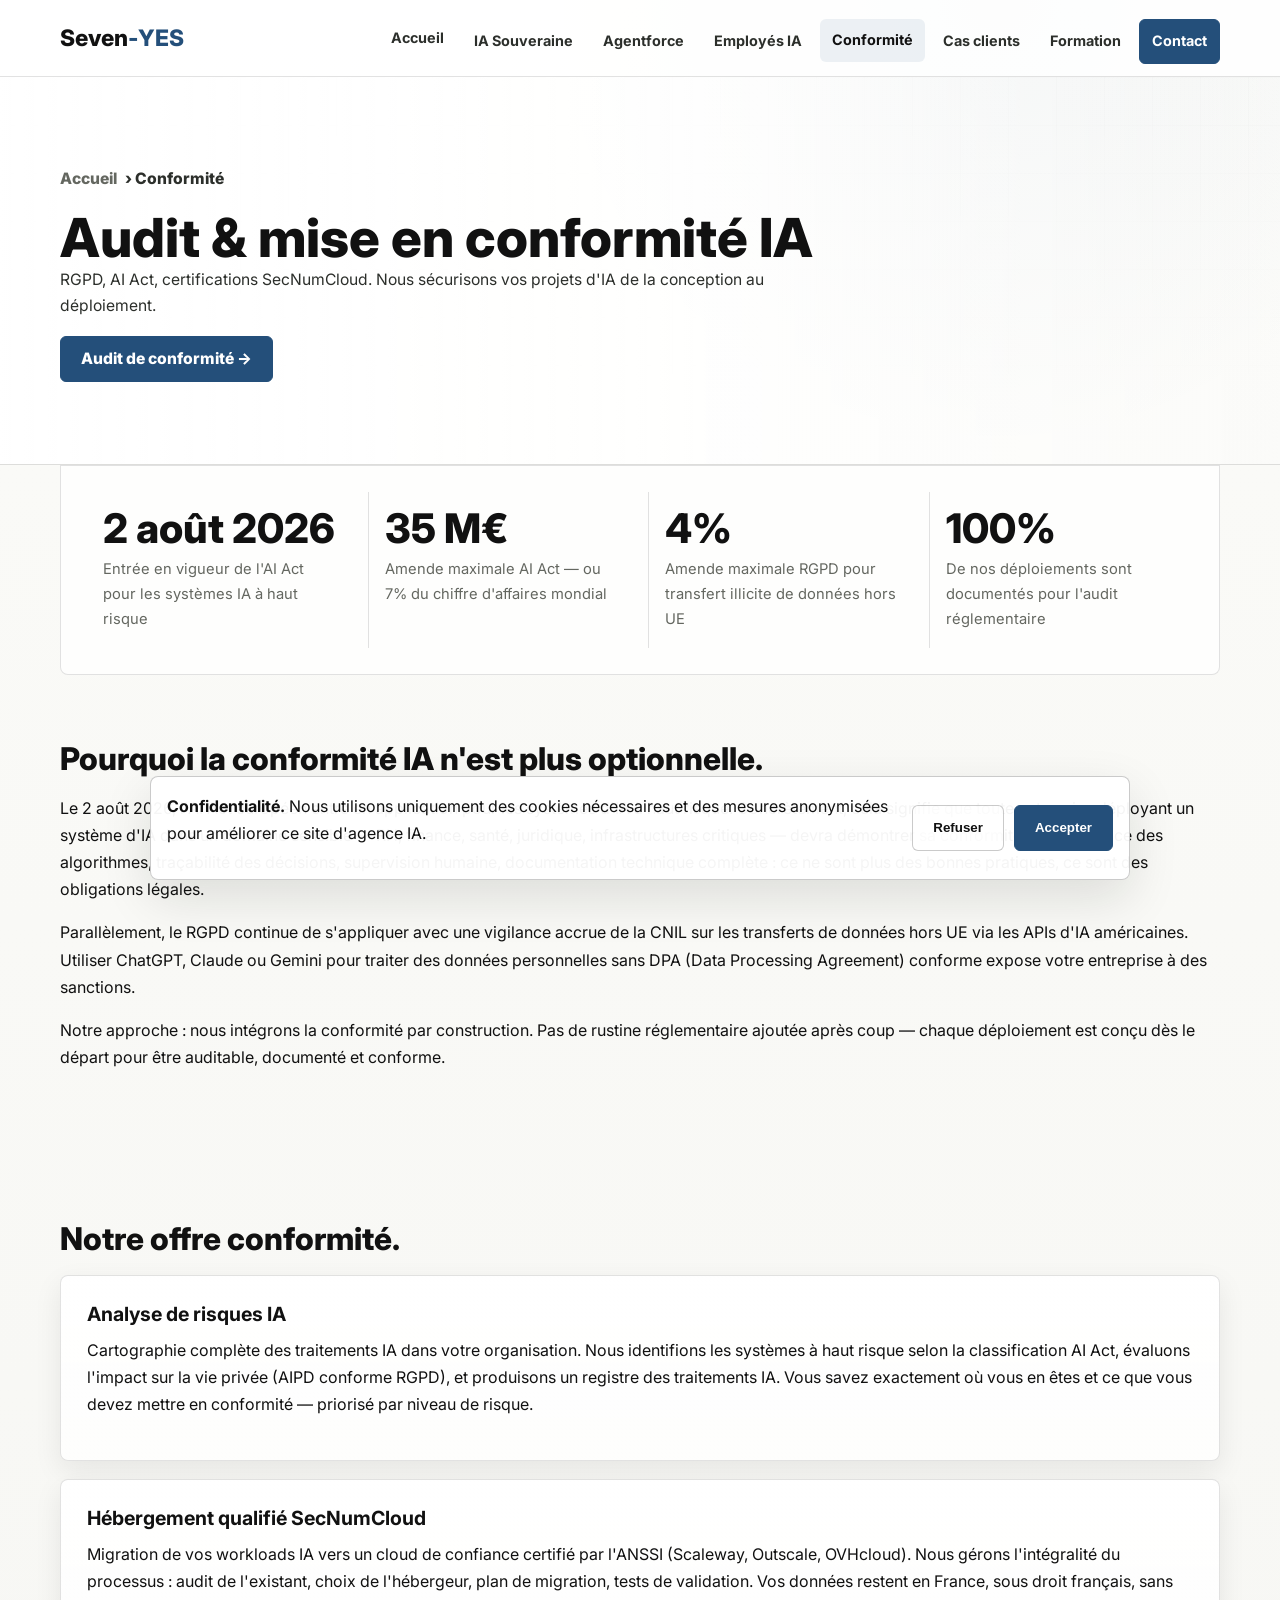
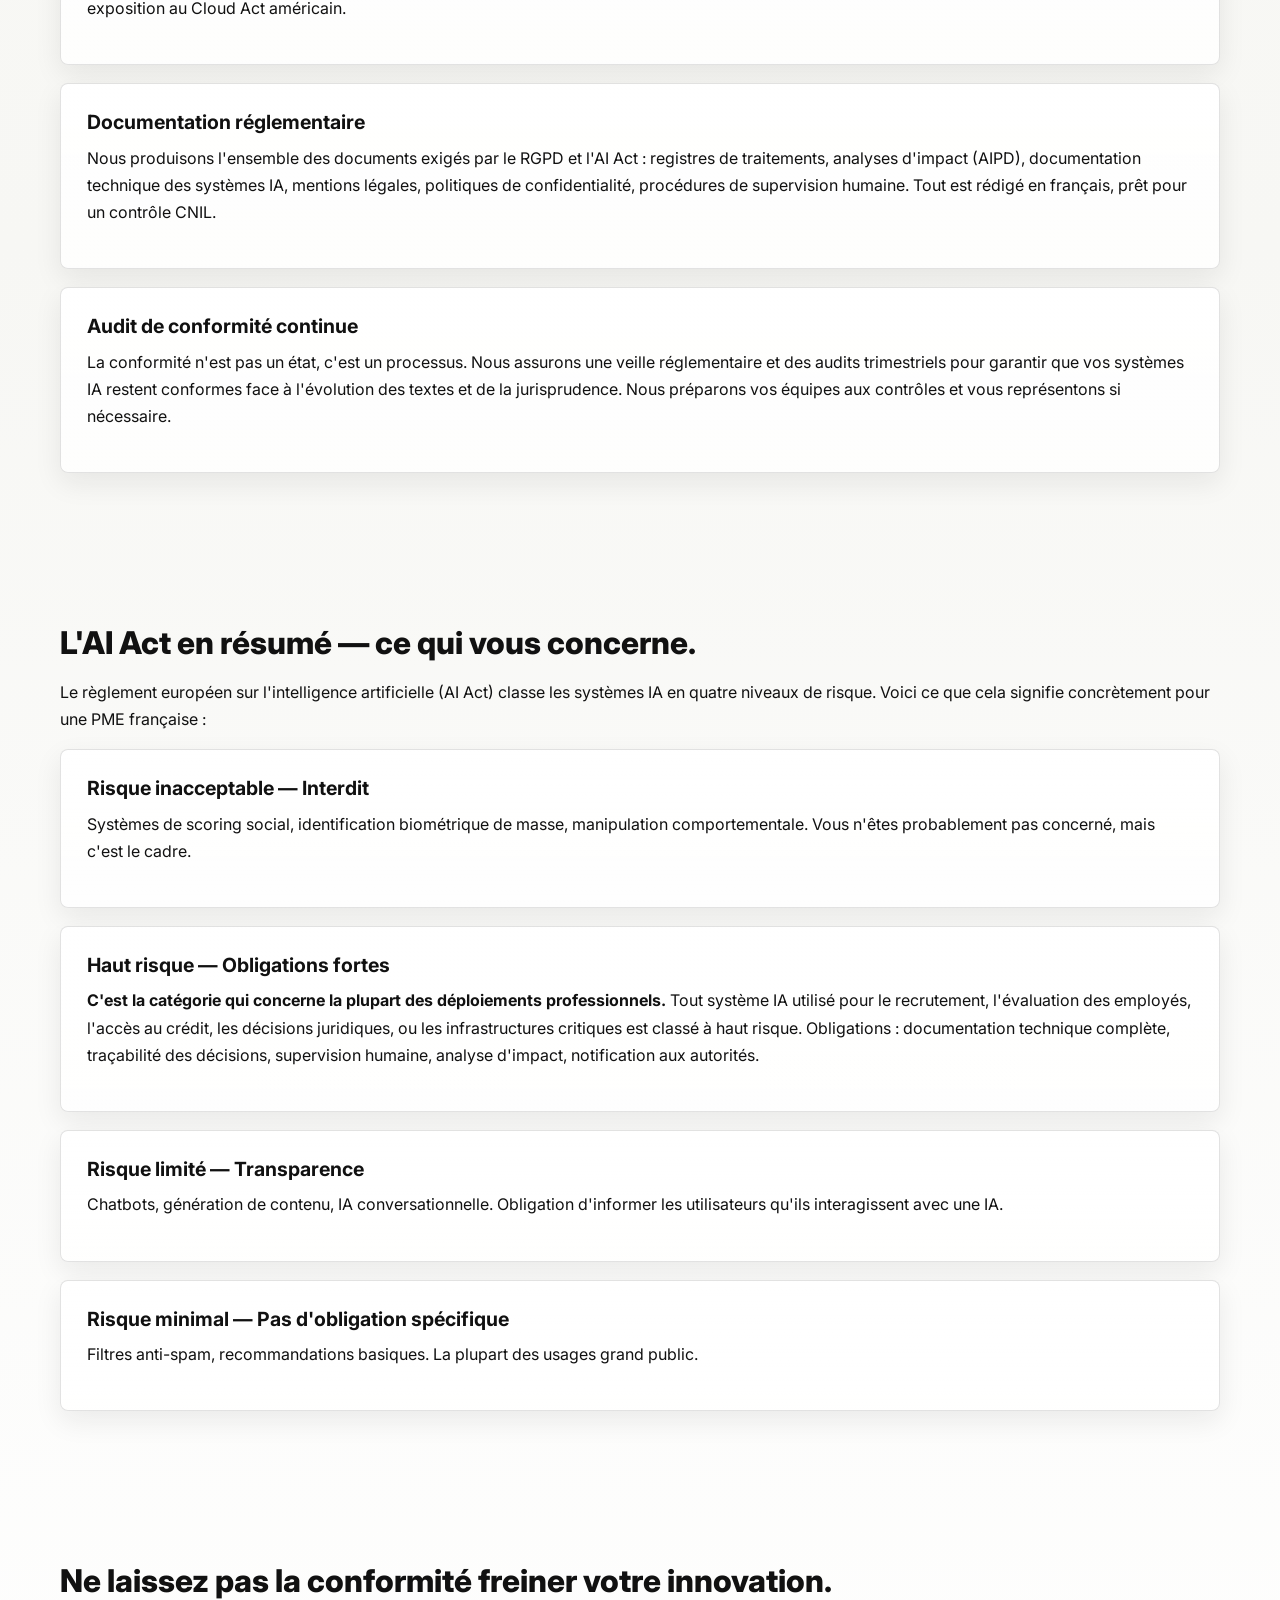
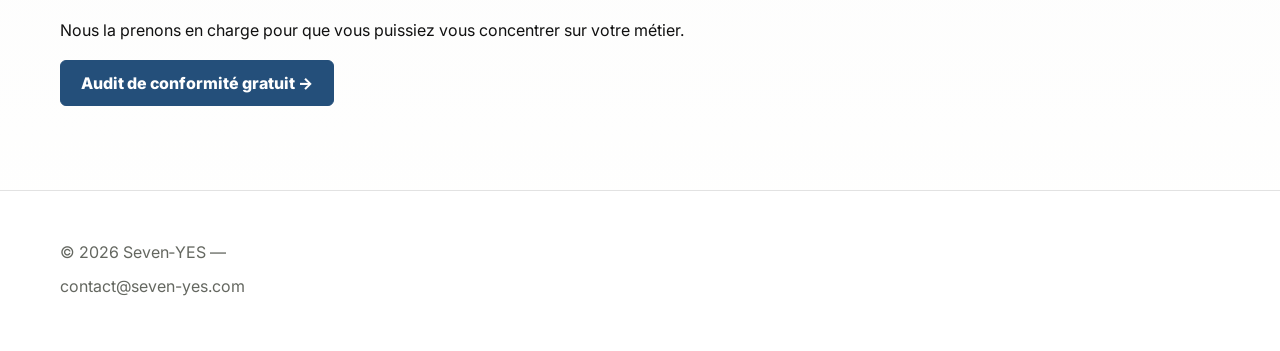
<file: conformite.html>
<!DOCTYPE html>
<html lang="fr">
<head>
<meta charset="UTF-8">
<meta name="viewport" content="width=device-width, initial-scale=1.0">
<title>Conformité IA — RGPD, AI Act, SecNumCloud | Seven‑YES</title>
<meta name="description" content="Audit et mise en conformité de vos projets IA. RGPD, AI Act européen, certifications SecNumCloud. Sécurisez vos déploiements de la conception à la production.">
<link rel="stylesheet" href="style.css">
</head>
<body>

<header>
  <div class="container">
    <nav>
      <a href="index.html" class="logo">Seven<span>-YES</span></a>
      <button class="menu-toggle" aria-label="Menu" style="background:none;border:none;font-size:1.5rem;cursor:pointer;display:none;">☰</button>
      <ul class="nav-links">
        <li><a href="index.html">Accueil</a></li>
        <li><a href="ia-souveraine.html">IA Souveraine</a></li>
        <li><a href="agentforce.html">Agentforce</a></li>
        <li><a href="employes-ia.html">Employés IA</a></li>
        <li><a href="conformite.html">Conformité</a></li>
        <li><a href="cas-clients.html">Cas clients</a></li>
        <li><a href="formation.html">Formation</a></li>
        <li><a href="contact.html" class="btn-contact">Contact</a></li>
      </ul>
    </nav>
  </div>
</header>

<main>
  <section class="hero">
    <div class="container">
      <p class="breadcrumb"><a href="index.html">Accueil</a> › Conformité</p>
      <h1>Audit &amp; mise en conformité IA</h1>
      <p>RGPD, AI Act, certifications SecNumCloud. Nous sécurisons vos projets d'IA de la conception au déploiement.</p>
      <p><a href="contact.html" class="btn">Audit de conformité →</a></p>
    </div>
  </section>

  <!-- Trust Bar -->
  <div class="trust-bar">
    <div class="trust-item"><div class="num">2 août 2026</div><div class="label">Entrée en vigueur de l'AI Act pour les systèmes IA à haut risque</div></div>
    <div class="trust-item"><div class="num">35 M€</div><div class="label">Amende maximale AI Act — ou 7% du chiffre d'affaires mondial</div></div>
    <div class="trust-item"><div class="num">4%</div><div class="label">Amende maximale RGPD pour transfert illicite de données hors UE</div></div>
    <div class="trust-item"><div class="num">100%</div><div class="label">De nos déploiements sont documentés pour l'audit réglementaire</div></div>
  </div>

  <!-- Pourquoi -->
  <section>
    <div class="container">
      <h2 class="section-title">Pourquoi la conformité IA n'est plus optionnelle.</h2>
      <p>Le 2 août 2026, l'AI Act européen entre en application pour les systèmes d'IA à haut risque. Concrètement, cela signifie que toute entreprise déployant un système d'IA dans un domaine sensible — RH, finance, santé, juridique, infrastructures critiques — devra démontrer sa conformité. Transparence des algorithmes, traçabilité des décisions, supervision humaine, documentation technique complète : ce ne sont plus des bonnes pratiques, ce sont des obligations légales.</p>
      <p>Parallèlement, le RGPD continue de s'appliquer avec une vigilance accrue de la CNIL sur les transferts de données hors UE via les APIs d'IA américaines. Utiliser ChatGPT, Claude ou Gemini pour traiter des données personnelles sans DPA (Data Processing Agreement) conforme expose votre entreprise à des sanctions.</p>
      <p>Notre approche : nous intégrons la conformité par construction. Pas de rustine réglementaire ajoutée après coup — chaque déploiement est conçu dès le départ pour être auditable, documenté et conforme.</p>
    </div>
  </section>

  <!-- Services -->
  <section>
    <div class="container">
      <h2 class="section-title">Notre offre conformité.</h2>

      <div class="content-block">
        <h3>Analyse de risques IA</h3>
        <p>Cartographie complète des traitements IA dans votre organisation. Nous identifions les systèmes à haut risque selon la classification AI Act, évaluons l'impact sur la vie privée (AIPD conforme RGPD), et produisons un registre des traitements IA. Vous savez exactement où vous en êtes et ce que vous devez mettre en conformité — priorisé par niveau de risque.</p>
      </div>

      <div class="content-block">
        <h3>Hébergement qualifié SecNumCloud</h3>
        <p>Migration de vos workloads IA vers un cloud de confiance certifié par l'ANSSI (Scaleway, Outscale, OVHcloud). Nous gérons l'intégralité du processus : audit de l'existant, choix de l'hébergeur, plan de migration, tests de validation. Vos données restent en France, sous droit français, sans exposition au Cloud Act américain.</p>
      </div>

      <div class="content-block">
        <h3>Documentation réglementaire</h3>
        <p>Nous produisons l'ensemble des documents exigés par le RGPD et l'AI Act : registres de traitements, analyses d'impact (AIPD), documentation technique des systèmes IA, mentions légales, politiques de confidentialité, procédures de supervision humaine. Tout est rédigé en français, prêt pour un contrôle CNIL.</p>
      </div>

      <div class="content-block">
        <h3>Audit de conformité continue</h3>
        <p>La conformité n'est pas un état, c'est un processus. Nous assurons une veille réglementaire et des audits trimestriels pour garantir que vos systèmes IA restent conformes face à l'évolution des textes et de la jurisprudence. Nous préparons vos équipes aux contrôles et vous représentons si nécessaire.</p>
      </div>
    </div>
  </section>

  <!-- AI Act Detail -->
  <section>
    <div class="container">
      <h2 class="section-title">L'AI Act en résumé — ce qui vous concerne.</h2>
      <p>Le règlement européen sur l'intelligence artificielle (AI Act) classe les systèmes IA en quatre niveaux de risque. Voici ce que cela signifie concrètement pour une PME française :</p>

      <div class="content-block">
        <h3>Risque inacceptable — Interdit</h3>
        <p>Systèmes de scoring social, identification biométrique de masse, manipulation comportementale. Vous n'êtes probablement pas concerné, mais c'est le cadre.</p>
      </div>

      <div class="content-block">
        <h3>Haut risque — Obligations fortes</h3>
        <p><strong>C'est la catégorie qui concerne la plupart des déploiements professionnels.</strong> Tout système IA utilisé pour le recrutement, l'évaluation des employés, l'accès au crédit, les décisions juridiques, ou les infrastructures critiques est classé à haut risque. Obligations : documentation technique complète, traçabilité des décisions, supervision humaine, analyse d'impact, notification aux autorités.</p>
      </div>

      <div class="content-block">
        <h3>Risque limité — Transparence</h3>
        <p>Chatbots, génération de contenu, IA conversationnelle. Obligation d'informer les utilisateurs qu'ils interagissent avec une IA.</p>
      </div>

      <div class="content-block">
        <h3>Risque minimal — Pas d'obligation spécifique</h3>
        <p>Filtres anti-spam, recommandations basiques. La plupart des usages grand public.</p>
      </div>
    </div>
  </section>

  <!-- CTA -->
  <section>
    <div class="container">
      <h2 class="section-title">Ne laissez pas la conformité freiner votre innovation.</h2>
      <p>Nous la prenons en charge pour que vous puissiez vous concentrer sur votre métier.</p>
      <p><a href="contact.html" class="btn">Audit de conformité gratuit →</a></p>
    </div>
  </section>
</main>

<footer>
  <div class="container">
    <p>© 2026 Seven‑YES — <a href="contact.html">contact@seven-yes.com</a></p>
  </div>
</footer>

<script src="script.js"></script>
</body>
</html>
</file>
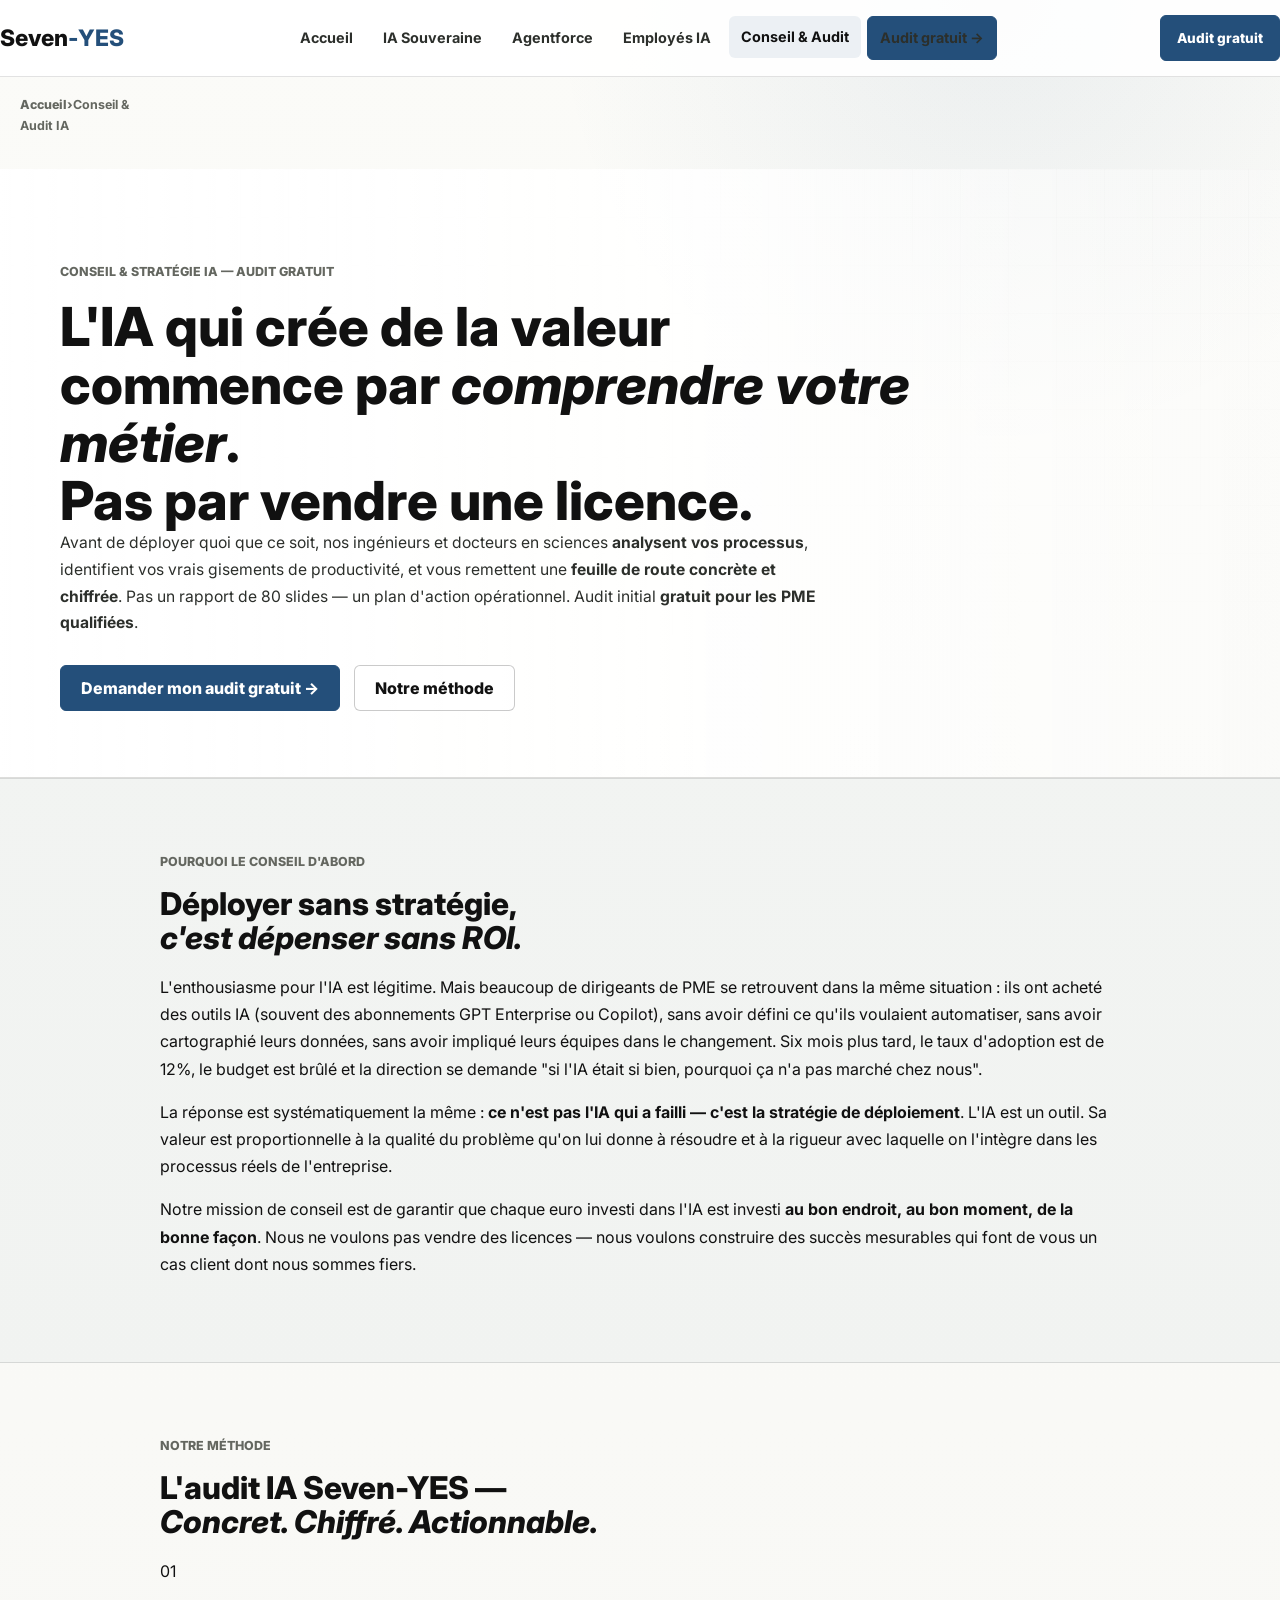
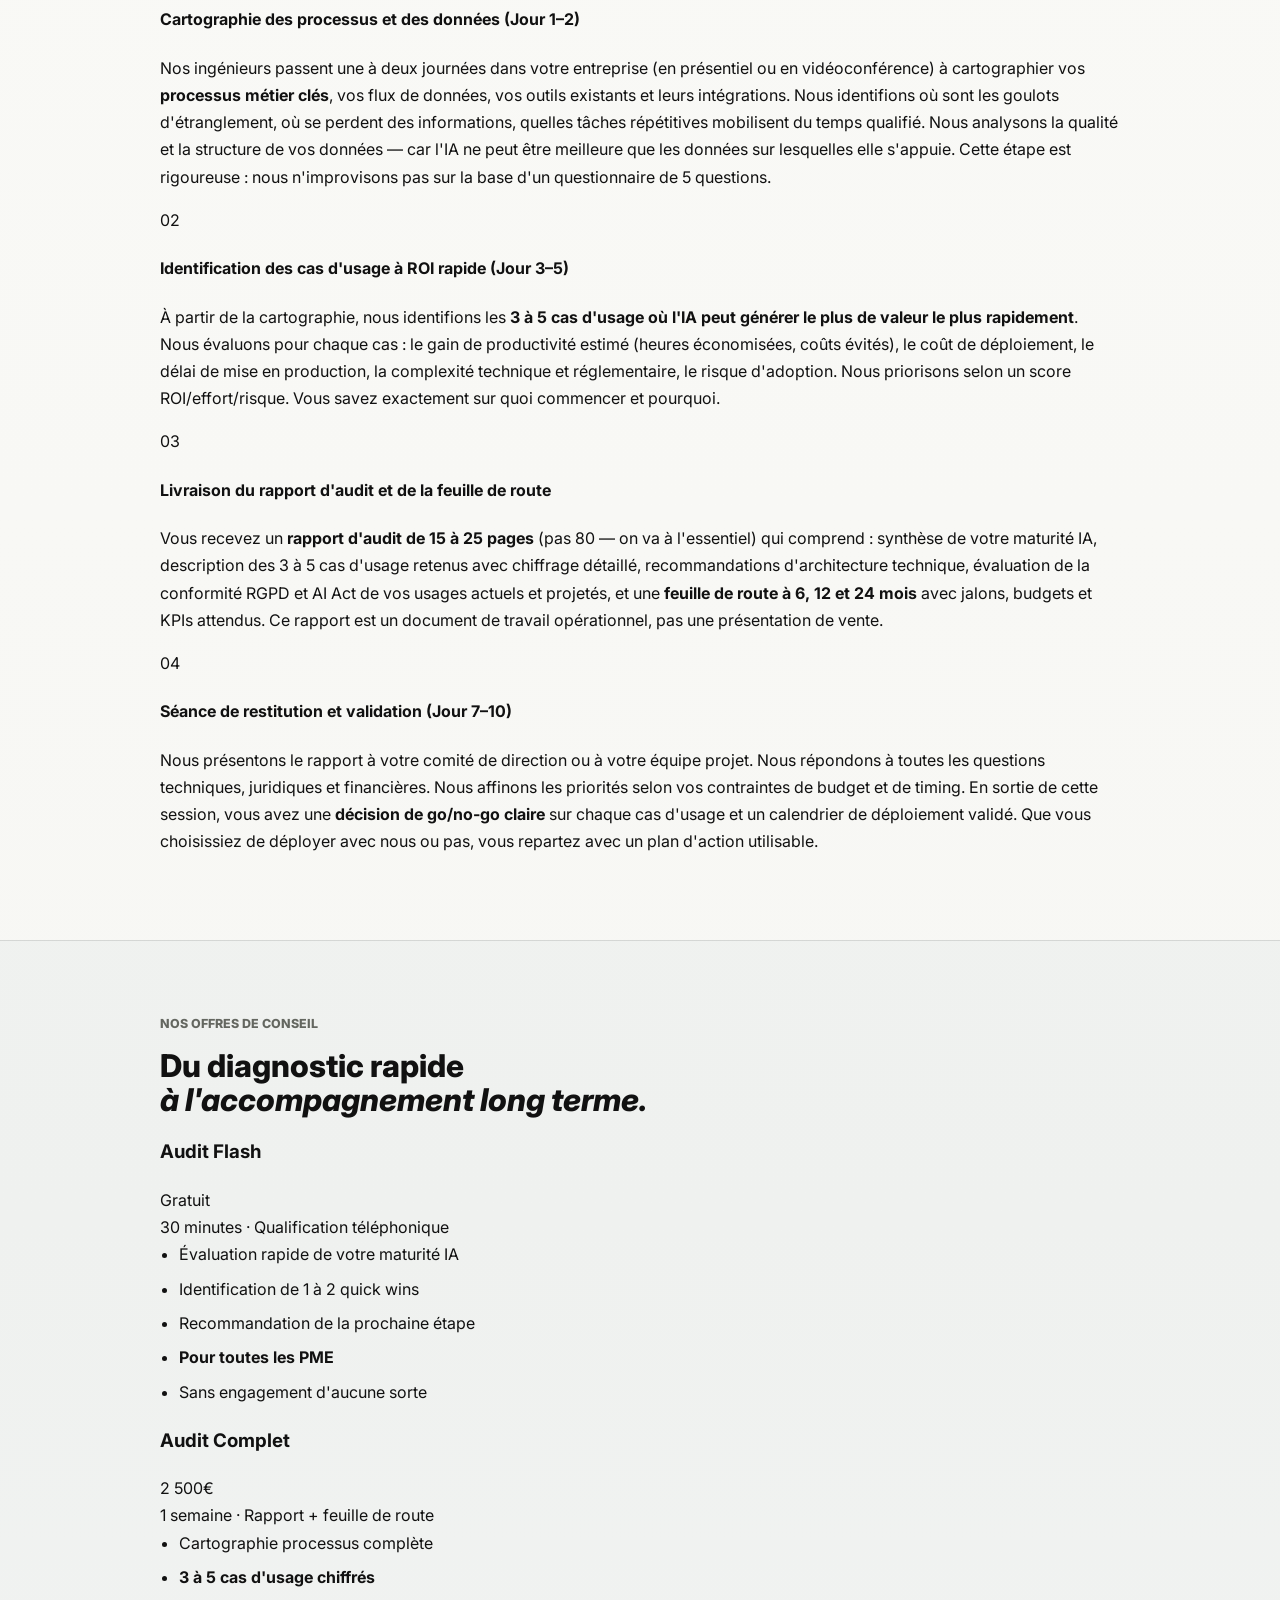
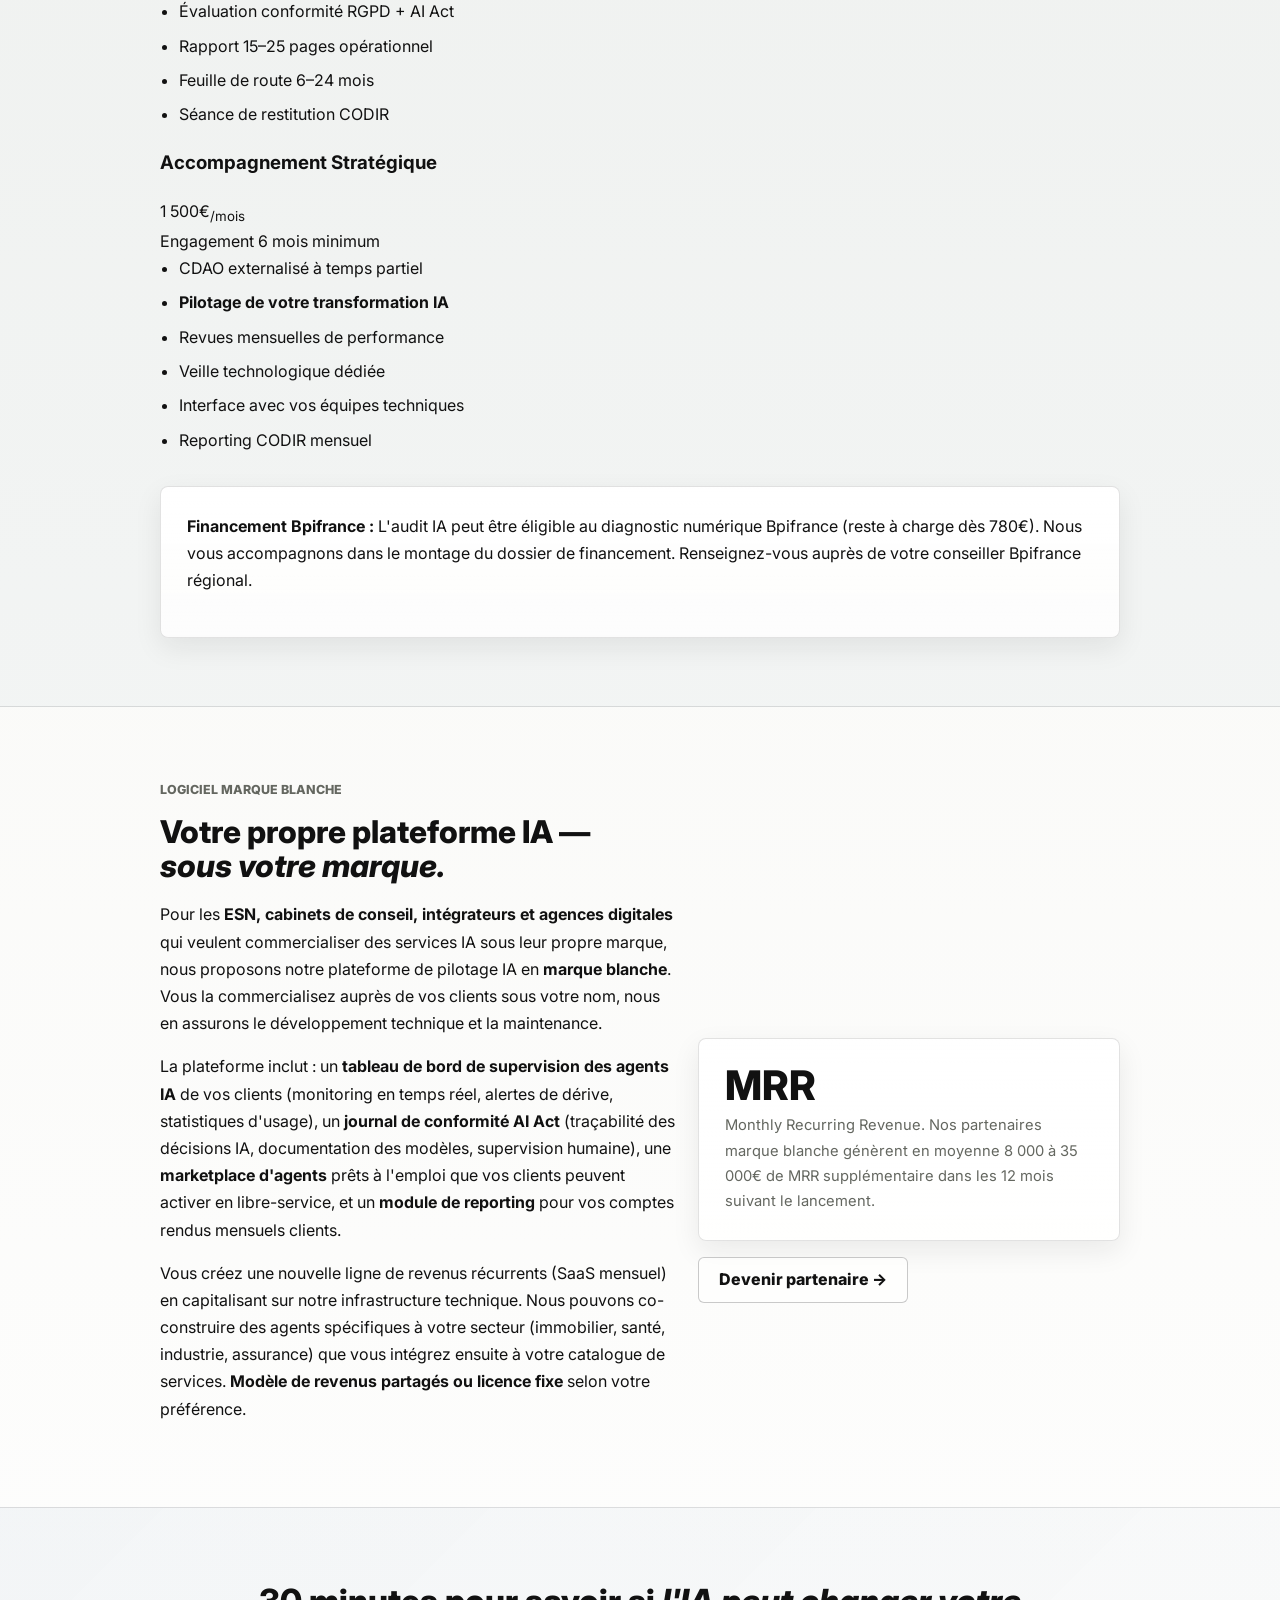
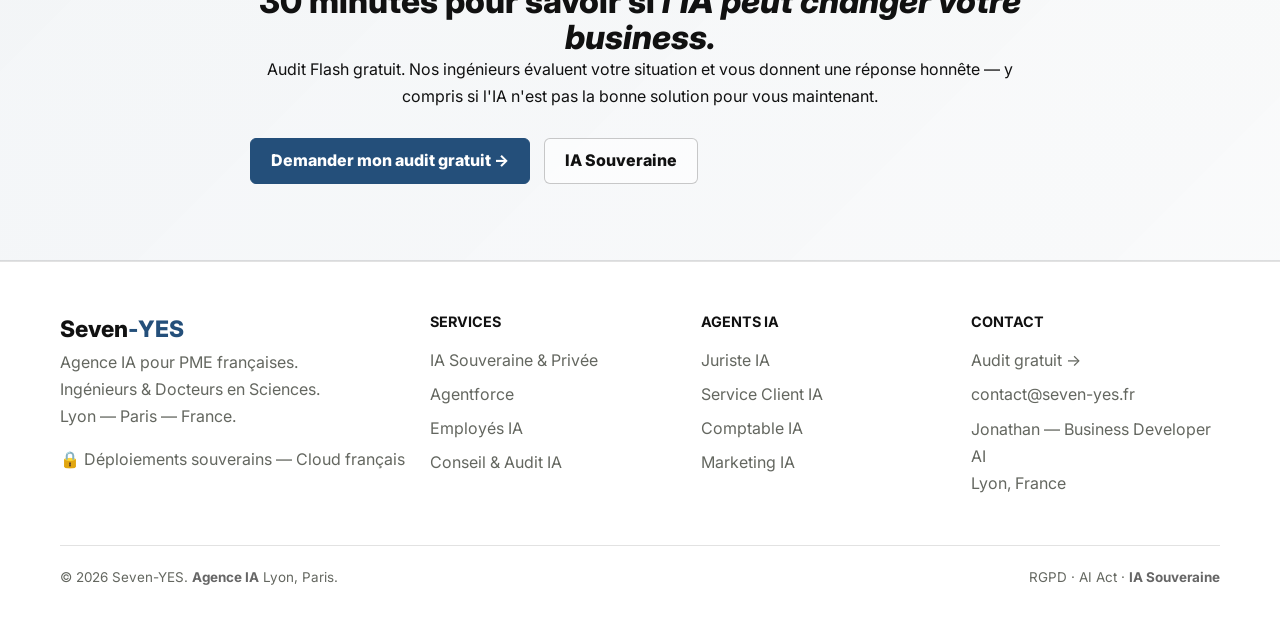
<file: conseil-ia.html>
<!DOCTYPE html>
<html lang="fr">
<head>
  <meta charset="UTF-8">
  <meta name="viewport" content="width=device-width, initial-scale=1.0">
  <title>Conseil & Audit IA pour PME | Stratégie Intelligence Artificielle | Seven-YES</title>
  <meta name="description" content="Audit IA de vos processus métier. Feuille de route 6-24 mois. Conseil stratégie IA par des ingénieurs et docteurs en sciences. ROI chiffré, pas de jargon. Lyon Paris France.">
  <meta name="keywords" content="conseil ia, audit ia, consultant ia, expert intelligence artificielle, stratégie ia pme, consultant intelligence artificielle france, audit intelligence artificielle, cabinet conseil ia">
  <link rel="stylesheet" href="style.css">
</head>
<body>
<header><nav>
  <a href="index.html" class="logo">Seven<em>-YES</em></a>
  <div class="nav-links">
    <a href="index.html">Accueil</a><a href="ia-souveraine.html">IA Souveraine</a>
    <a href="agentforce.html">Agentforce</a><a href="employes-ia.html">Employés IA</a>
    <a href="conseil-ia.html" class="active">Conseil & Audit</a><a href="contact.html" class="nav-cta">Audit gratuit →</a>
  </div>
  <a href="contact.html" class="btn btn-red nav-mobile-cta" style="font-size:0.85rem;padding:8px 16px;">Audit gratuit</a>
</nav></header>

<nav class="breadcrumb"><div class="wrap"><a href="index.html">Accueil</a><span>›</span><strong>Conseil & Audit IA</strong></div></nav>

<section class="hero hero--dark">
  <div class="wrap">
    <span class="hero-kicker">Conseil & Stratégie IA — Audit Gratuit</span>
    <h1>L'IA qui crée de la valeur<br>commence par <em>comprendre votre métier</em>.<br>Pas par vendre une licence.</h1>
    <p class="lead">Avant de déployer quoi que ce soit, nos ingénieurs et docteurs en sciences <strong>analysent vos processus</strong>, identifient vos vrais gisements de productivité, et vous remettent une <strong>feuille de route concrète et chiffrée</strong>. Pas un rapport de 80 slides — un plan d'action opérationnel. Audit initial <strong>gratuit pour les PME qualifiées</strong>.</p>
    <div class="hero-btns">
      <a href="contact.html" class="btn btn-red">Demander mon audit gratuit →</a>
      <a href="#methode" class="btn btn-outline-white">Notre méthode</a>
    </div>
  </div>
</section>

<section class="section section--alt">
  <div class="wrap--mid">
    <span class="section-num">Pourquoi le conseil d'abord</span>
    <h2 class="section-title">Déployer sans stratégie,<br><em>c'est dépenser sans ROI.</em></h2>
    <div class="prose">
      <p>L'enthousiasme pour l'IA est légitime. Mais beaucoup de dirigeants de PME se retrouvent dans la même situation : ils ont acheté des outils IA (souvent des abonnements GPT Enterprise ou Copilot), sans avoir défini ce qu'ils voulaient automatiser, sans avoir cartographié leurs données, sans avoir impliqué leurs équipes dans le changement. Six mois plus tard, le taux d'adoption est de 12%, le budget est brûlé et la direction se demande "si l'IA était si bien, pourquoi ça n'a pas marché chez nous".</p>
      <p>La réponse est systématiquement la même : <strong>ce n'est pas l'IA qui a failli — c'est la stratégie de déploiement</strong>. L'IA est un outil. Sa valeur est proportionnelle à la qualité du problème qu'on lui donne à résoudre et à la rigueur avec laquelle on l'intègre dans les processus réels de l'entreprise.</p>
      <p>Notre mission de conseil est de garantir que chaque euro investi dans l'IA est investi <strong>au bon endroit, au bon moment, de la bonne façon</strong>. Nous ne voulons pas vendre des licences — nous voulons construire des succès mesurables qui font de vous un cas client dont nous sommes fiers.</p>
    </div>
  </div>
</section>

<section class="section" id="methode">
  <div class="wrap--mid">
    <span class="section-num">Notre méthode</span>
    <h2 class="section-title">L'audit IA Seven-YES —<br><em>Concret. Chiffré. Actionnable.</em></h2>
    <div class="steps">
      <div class="step">
        <div class="step-num">01</div>
        <div>
          <h4>Cartographie des processus et des données (Jour 1–2)</h4>
          <p>Nos ingénieurs passent une à deux journées dans votre entreprise (en présentiel ou en vidéoconférence) à cartographier vos <strong>processus métier clés</strong>, vos flux de données, vos outils existants et leurs intégrations. Nous identifions où sont les goulots d'étranglement, où se perdent des informations, quelles tâches répétitives mobilisent du temps qualifié. Nous analysons la qualité et la structure de vos données — car l'IA ne peut être meilleure que les données sur lesquelles elle s'appuie. Cette étape est rigoureuse : nous n'improvisons pas sur la base d'un questionnaire de 5 questions.</p>
        </div>
      </div>
      <div class="step">
        <div class="step-num">02</div>
        <div>
          <h4>Identification des cas d'usage à ROI rapide (Jour 3–5)</h4>
          <p>À partir de la cartographie, nous identifions les <strong>3 à 5 cas d'usage où l'IA peut générer le plus de valeur le plus rapidement</strong>. Nous évaluons pour chaque cas : le gain de productivité estimé (heures économisées, coûts évités), le coût de déploiement, le délai de mise en production, la complexité technique et réglementaire, le risque d'adoption. Nous priorisons selon un score ROI/effort/risque. Vous savez exactement sur quoi commencer et pourquoi.</p>
        </div>
      </div>
      <div class="step">
        <div class="step-num">03</div>
        <div>
          <h4>Livraison du rapport d'audit et de la feuille de route</h4>
          <p>Vous recevez un <strong>rapport d'audit de 15 à 25 pages</strong> (pas 80 — on va à l'essentiel) qui comprend : synthèse de votre maturité IA, description des 3 à 5 cas d'usage retenus avec chiffrage détaillé, recommandations d'architecture technique, évaluation de la conformité RGPD et AI Act de vos usages actuels et projetés, et une <strong>feuille de route à 6, 12 et 24 mois</strong> avec jalons, budgets et KPIs attendus. Ce rapport est un document de travail opérationnel, pas une présentation de vente.</p>
        </div>
      </div>
      <div class="step">
        <div class="step-num">04</div>
        <div>
          <h4>Séance de restitution et validation (Jour 7–10)</h4>
          <p>Nous présentons le rapport à votre comité de direction ou à votre équipe projet. Nous répondons à toutes les questions techniques, juridiques et financières. Nous affinons les priorités selon vos contraintes de budget et de timing. En sortie de cette session, vous avez une <strong>décision de go/no-go claire</strong> sur chaque cas d'usage et un calendrier de déploiement validé. Que vous choisissiez de déployer avec nous ou pas, vous repartez avec un plan d'action utilisable.</p>
        </div>
      </div>
    </div>
  </div>
</section>

<section class="section section--alt">
  <div class="wrap--mid">
    <span class="section-num">Nos offres de conseil</span>
    <h2 class="section-title">Du diagnostic rapide<br><em>à l'accompagnement long terme.</em></h2>
    <div class="price-grid">
      <div class="price-card">
        <h3>Audit Flash</h3>
        <div class="price">Gratuit</div>
        <div class="price-note">30 minutes · Qualification téléphonique</div>
        <ul>
          <li>Évaluation rapide de votre maturité IA</li>
          <li>Identification de 1 à 2 quick wins</li>
          <li>Recommandation de la prochaine étape</li>
          <li><strong>Pour toutes les PME</strong></li>
          <li>Sans engagement d'aucune sorte</li>
        </ul>
      </div>
      <div class="price-card featured">
        <h3>Audit Complet</h3>
        <div class="price">2 500€</div>
        <div class="price-note">1 semaine · Rapport + feuille de route</div>
        <ul>
          <li>Cartographie processus complète</li>
          <li><strong>3 à 5 cas d'usage chiffrés</strong></li>
          <li>Évaluation conformité RGPD + AI Act</li>
          <li>Rapport 15–25 pages opérationnel</li>
          <li>Feuille de route 6–24 mois</li>
          <li>Séance de restitution CODIR</li>
        </ul>
      </div>
      <div class="price-card">
        <h3>Accompagnement Stratégique</h3>
        <div class="price">1 500€<sub>/mois</sub></div>
        <div class="price-note">Engagement 6 mois minimum</div>
        <ul>
          <li>CDAO externalisé à temps partiel</li>
          <li><strong>Pilotage de votre transformation IA</strong></li>
          <li>Revues mensuelles de performance</li>
          <li>Veille technologique dédiée</li>
          <li>Interface avec vos équipes techniques</li>
          <li>Reporting CODIR mensuel</li>
        </ul>
      </div>
    </div>
    <div class="highlight-box" style="margin-top:32px;">
      <p><strong>Financement Bpifrance :</strong> L'audit IA peut être éligible au diagnostic numérique Bpifrance (reste à charge dès 780€). Nous vous accompagnons dans le montage du dossier de financement. Renseignez-vous auprès de votre conseiller Bpifrance régional.</p>
    </div>
  </div>
</section>

<section class="section">
  <div class="wrap--mid">
    <span class="section-num">Logiciel Marque Blanche</span>
    <h2 class="section-title">Votre propre plateforme IA —<br><em>sous votre marque.</em></h2>
    <div class="two-col two-col--3-2">
      <div class="prose">
        <p>Pour les <strong>ESN, cabinets de conseil, intégrateurs et agences digitales</strong> qui veulent commercialiser des services IA sous leur propre marque, nous proposons notre plateforme de pilotage IA en <strong>marque blanche</strong>. Vous la commercialisez auprès de vos clients sous votre nom, nous en assurons le développement technique et la maintenance.</p>
        <p>La plateforme inclut : un <strong>tableau de bord de supervision des agents IA</strong> de vos clients (monitoring en temps réel, alertes de dérive, statistiques d'usage), un <strong>journal de conformité AI Act</strong> (traçabilité des décisions IA, documentation des modèles, supervision humaine), une <strong>marketplace d'agents</strong> prêts à l'emploi que vos clients peuvent activer en libre-service, et un <strong>module de reporting</strong> pour vos comptes rendus mensuels clients.</p>
        <p>Vous créez une nouvelle ligne de revenus récurrents (SaaS mensuel) en capitalisant sur notre infrastructure technique. Nous pouvons co-construire des agents spécifiques à votre secteur (immobilier, santé, industrie, assurance) que vous intégrez ensuite à votre catalogue de services. <strong>Modèle de revenus partagés ou licence fixe</strong> selon votre préférence.</p>
      </div>
      <div>
        <div class="pull-stat"><div class="num">MRR</div><div class="txt">Monthly Recurring Revenue. Nos partenaires marque blanche génèrent en moyenne 8 000 à 35 000€ de MRR supplémentaire dans les 12 mois suivant le lancement.</div></div>
        <a href="contact.html" class="btn btn-outline" style="margin-top:16px;">Devenir partenaire →</a>
      </div>
    </div>
  </div>
</section>

<div class="cta-band">
  <div class="wrap--narrow">
    <h2>30 minutes pour savoir si <em>l'IA peut changer votre business.</em></h2>
    <p>Audit Flash gratuit. Nos ingénieurs évaluent votre situation et vous donnent une réponse honnête — y compris si l'IA n'est pas la bonne solution pour vous maintenant.</p>
    <div class="btns">
      <a href="contact.html" class="btn btn-red">Demander mon audit gratuit →</a>
      <a href="ia-souveraine.html" class="btn btn-outline-white">IA Souveraine</a>
    </div>
  </div>
</div>

<footer>
  <div class="wrap">
    <div class="footer-grid">
      <div><div class="logo">Seven<em>-YES</em></div><p>Agence IA pour PME françaises.<br>Ingénieurs & Docteurs en Sciences.<br>Lyon — Paris — France.</p><div class="footer-badge">🔒 Déploiements souverains — Cloud français</div></div>
      <div><h5>Services</h5><a href="ia-souveraine.html">IA Souveraine & Privée</a><a href="agentforce.html">Agentforce</a><a href="employes-ia.html">Employés IA</a><a href="conseil-ia.html">Conseil & Audit IA</a></div>
      <div><h5>Agents IA</h5><a href="juriste-ia.html">Juriste IA</a><a href="service-client-ia.html">Service Client IA</a><a href="comptable-ia.html">Comptable IA</a><a href="marketing-ia.html">Marketing IA</a></div>
      <div><h5>Contact</h5><a href="contact.html">Audit gratuit →</a><a href="mailto:contact@seven-yes.fr">contact@seven-yes.fr</a><p style="margin-top:8px;">Jonathan — Business Developer AI<br>Lyon, France</p></div>
    </div>
    <div class="footer-bottom"><span>© 2026 Seven-YES. <strong style="color:#666;">Agence IA</strong> Lyon, Paris.</span><span>RGPD · AI Act · <strong style="color:#666;">IA Souveraine</strong></span></div>
  </div>
</footer>
</body>
</html>
</file>
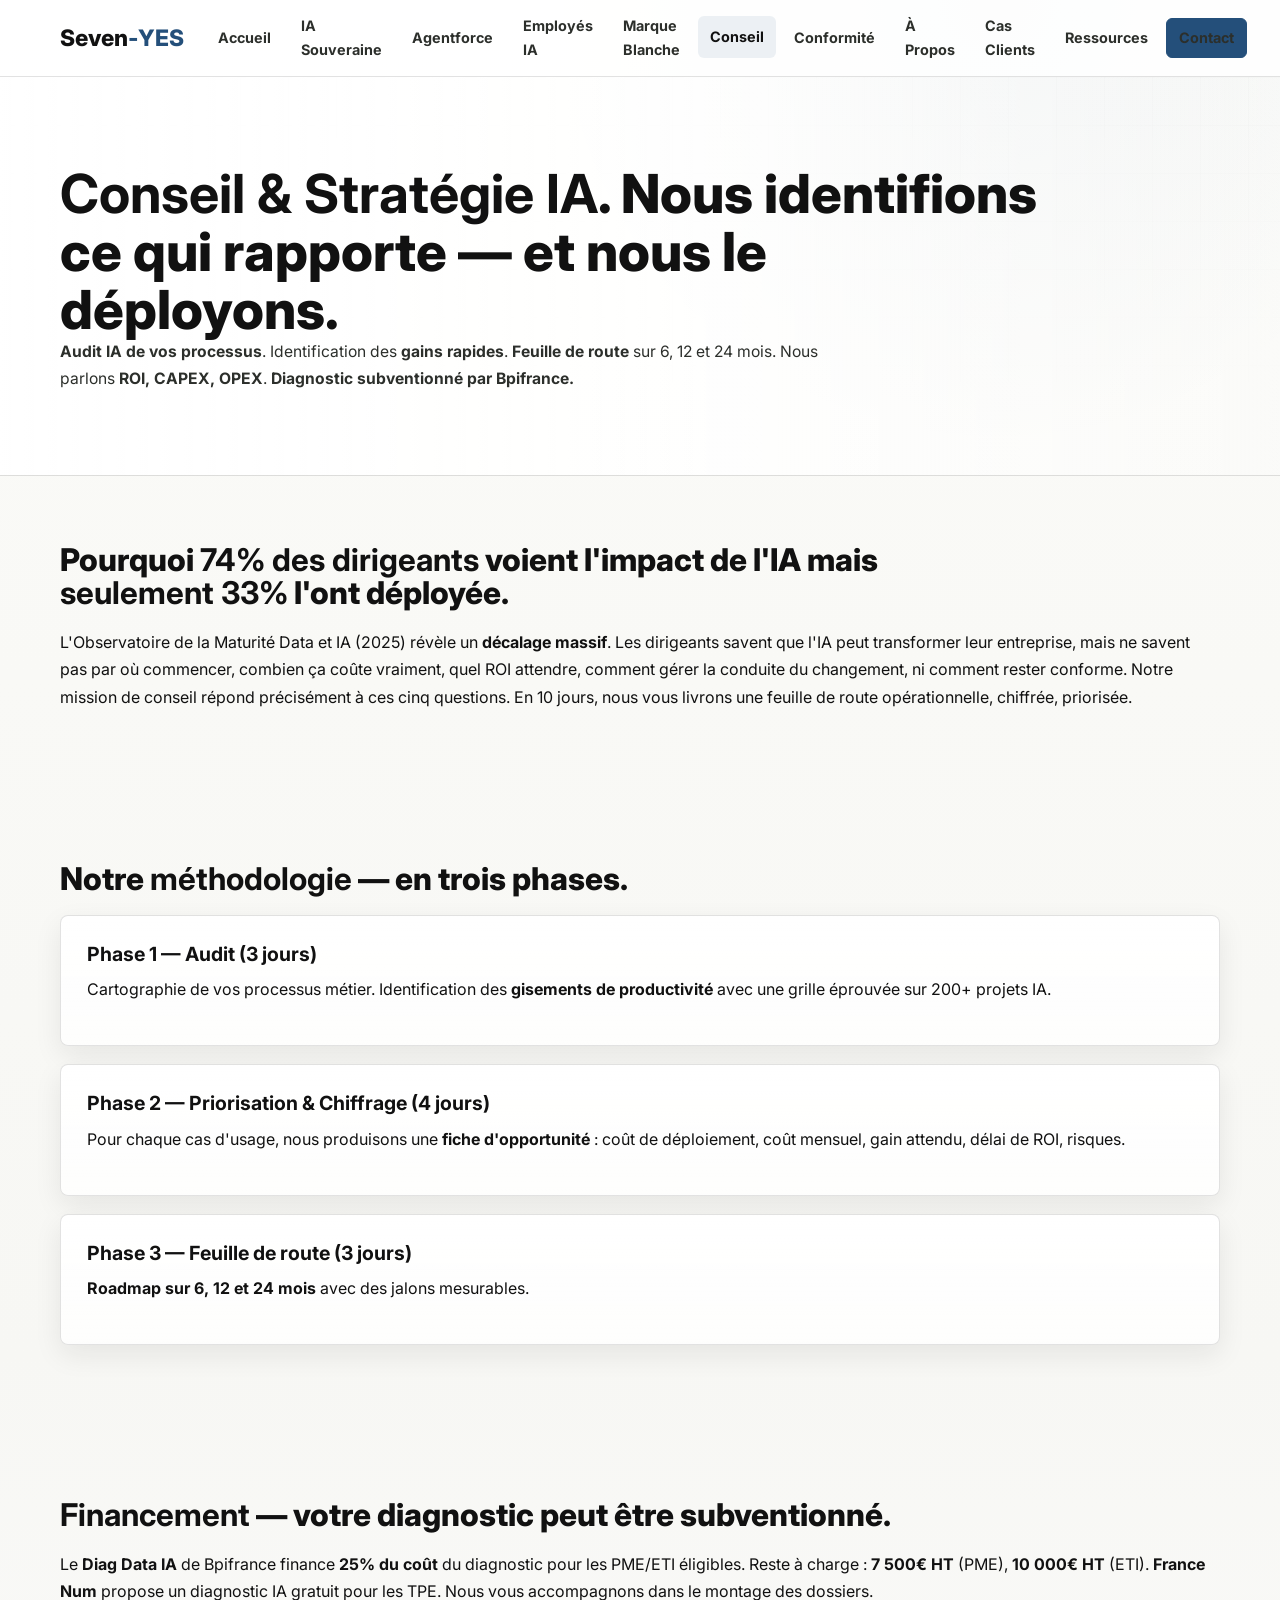
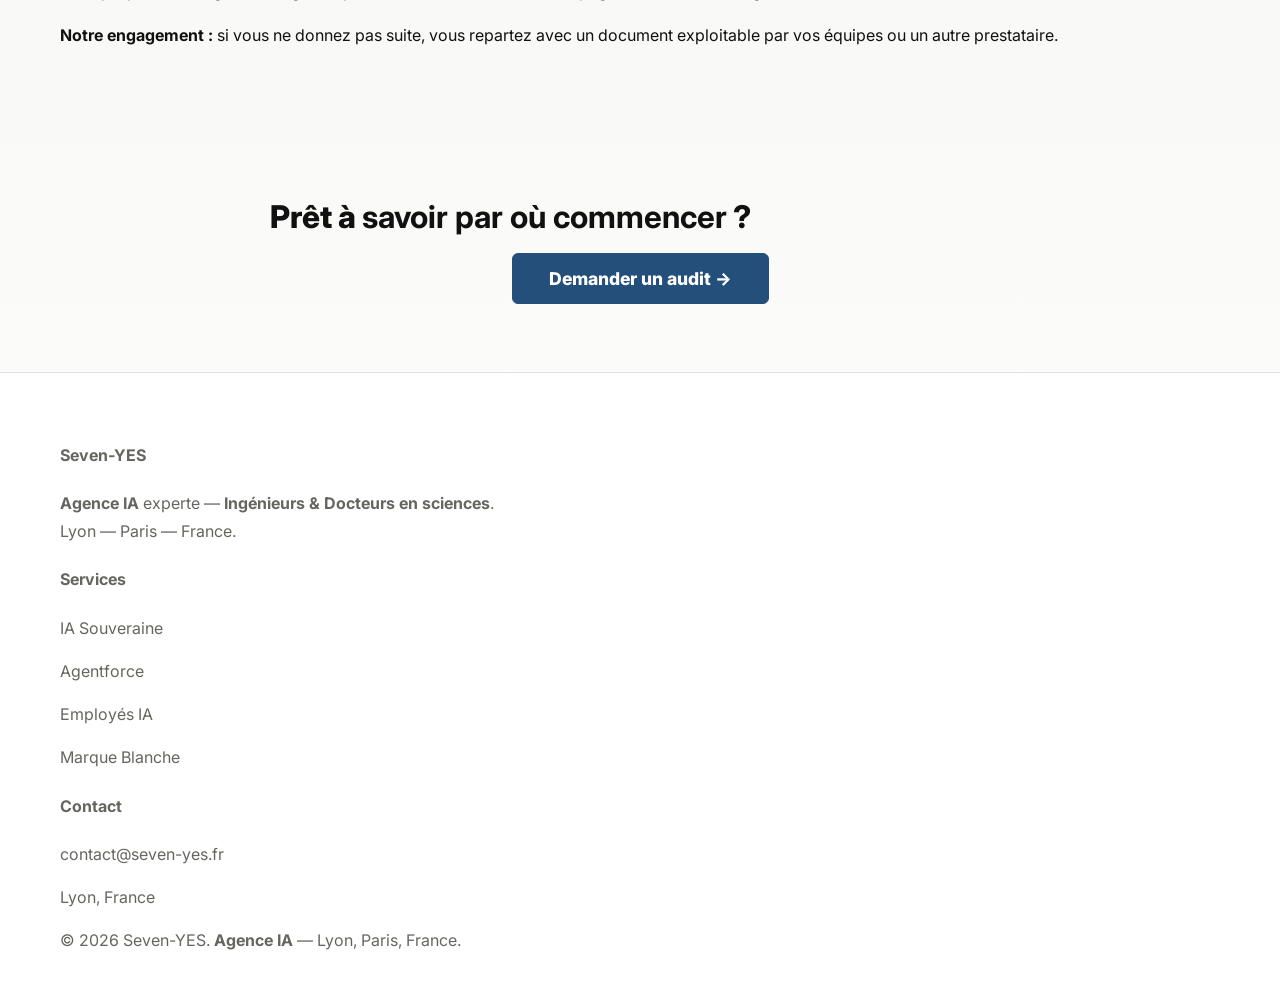
<file: conseil-strategie.html>
<!DOCTYPE html>
<html lang="fr">
<head>
    <meta charset="UTF-8">
    <meta name="viewport" content="width=device-width, initial-scale=1.0">
    <title>Conseil &amp; Stratégie IA | Audit, Roadmap, Accompagnement | Seven-YES</title>
    <meta name="description" content="Audit IA de vos processus. Feuille de route 6, 12 et 24 mois. Identification des gains rapides. Diagnostic subventionné par Bpifrance. Nous parlons ROI, pas jargon.">
    <link rel="stylesheet" href="style.css">
</head>
<body>
    <header>
        <div class="container">
            <nav>
                <div class="logo">Seven<span>-YES</span></div>
                <div class="nav-links">
                    <a href="index.html">Accueil</a>
                    <a href="ia-souveraine.html">IA Souveraine</a>
                    <a href="agentforce.html">Agentforce</a>
                    <a href="employes-ia.html">Employés IA</a>
                    <a href="logiciel-marque-blanche.html">Marque Blanche</a>
                    <a href="conseil-strategie.html" class="active">Conseil</a>
                    <a href="conformite.html">Conformité</a>
                    <a href="a-propos.html">À Propos</a>
                    <a href="cas-clients.html">Cas Clients</a>
                    <a href="blog.html">Ressources</a>
                    <a href="contact.html" class="btn btn-primary">Contact</a>
                </div>
            </nav>
        </div>
    </header>

    <section class="hero">
        <div class="container">
            <h1><strong>Conseil &amp; Stratégie IA</strong>. Nous identifions ce qui rapporte — et nous le déployons.</h1>
            <p><strong>Audit IA de vos processus</strong>. Identification des <strong>gains rapides</strong>. <strong>Feuille de route</strong> sur 6, 12 et 24 mois. Nous parlons <strong>ROI, CAPEX, OPEX</strong>. <strong>Diagnostic subventionné par Bpifrance.</strong></p>
        </div>
    </section>

    <section>
        <div class="container">
            <h2 class="section-title">Pourquoi <strong>74% des dirigeants</strong> voient l'impact de l'IA mais <strong>seulement 33%</strong> l'ont déployée.</h2>
            <p>L'Observatoire de la Maturité Data et IA (2025) révèle un <strong>décalage massif</strong>. Les dirigeants savent que l'IA peut transformer leur entreprise, mais ne savent pas par où commencer, combien ça coûte vraiment, quel ROI attendre, comment gérer la conduite du changement, ni comment rester conforme. Notre mission de conseil répond précisément à ces cinq questions. En 10 jours, nous vous livrons une feuille de route opérationnelle, chiffrée, priorisée.</p>
        </div>
    </section>

    <section>
        <div class="container">
            <h2 class="section-title">Notre <strong>méthodologie</strong> — en trois phases.</h2>
            <div class="content-block">
                <h3>Phase 1 — Audit (3 jours)</h3>
                <p>Cartographie de vos processus métier. Identification des <strong>gisements de productivité</strong> avec une grille éprouvée sur 200+ projets IA.</p>
            </div>
            <div class="content-block">
                <h3>Phase 2 — Priorisation &amp; Chiffrage (4 jours)</h3>
                <p>Pour chaque cas d'usage, nous produisons une <strong>fiche d'opportunité</strong> : coût de déploiement, coût mensuel, gain attendu, délai de ROI, risques.</p>
            </div>
            <div class="content-block">
                <h3>Phase 3 — Feuille de route (3 jours)</h3>
                <p><strong>Roadmap sur 6, 12 et 24 mois</strong> avec des jalons mesurables.</p>
            </div>
        </div>
    </section>

    <section>
        <div class="container">
            <h2 class="section-title"><strong>Financement</strong> — votre diagnostic peut être subventionné.</h2>
            <p>Le <strong>Diag Data IA</strong> de Bpifrance finance <strong>25% du coût</strong> du diagnostic pour les PME/ETI éligibles. Reste à charge : <strong>7 500€ HT</strong> (PME), <strong>10 000€ HT</strong> (ETI). <strong>France Num</strong> propose un diagnostic IA gratuit pour les TPE. Nous vous accompagnons dans le montage des dossiers.</p>
            <p><strong>Notre engagement :</strong> si vous ne donnez pas suite, vous repartez avec un document exploitable par vos équipes ou un autre prestataire.</p>
        </div>
    </section>

    <section style="text-align:center;">
        <div class="container">
            <h2 class="section-title">Prêt à <strong>savoir par où commencer</strong> ?</h2>
            <a href="contact.html" class="btn btn-accent" style="font-size:1.1rem; padding:14px 36px;">Demander un audit →</a>
        </div>
    </section>

    <footer>
        <div class="container">
            <div>
                <h4>Seven-YES</h4>
                <p><strong>Agence IA</strong> experte — <strong>Ingénieurs &amp; Docteurs en sciences</strong>.<br>Lyon — Paris — France.</p>
            </div>
            <div>
                <h4>Services</h4>
                <p><a href="ia-souveraine.html">IA Souveraine</a></p>
                <p><a href="agentforce.html">Agentforce</a></p>
                <p><a href="employes-ia.html">Employés IA</a></p>
                <p><a href="logiciel-marque-blanche.html">Marque Blanche</a></p>
            </div>
            <div>
                <h4>Contact</h4>
                <p>contact@seven-yes.fr</p>
                <p>Lyon, France</p>
            </div>
        </div>
        <div class="container bottom">
            <p>© 2026 Seven-YES. <strong>Agence IA</strong> — Lyon, Paris, France.</p>
        </div>
    </footer>
</body>
</html>
</file>
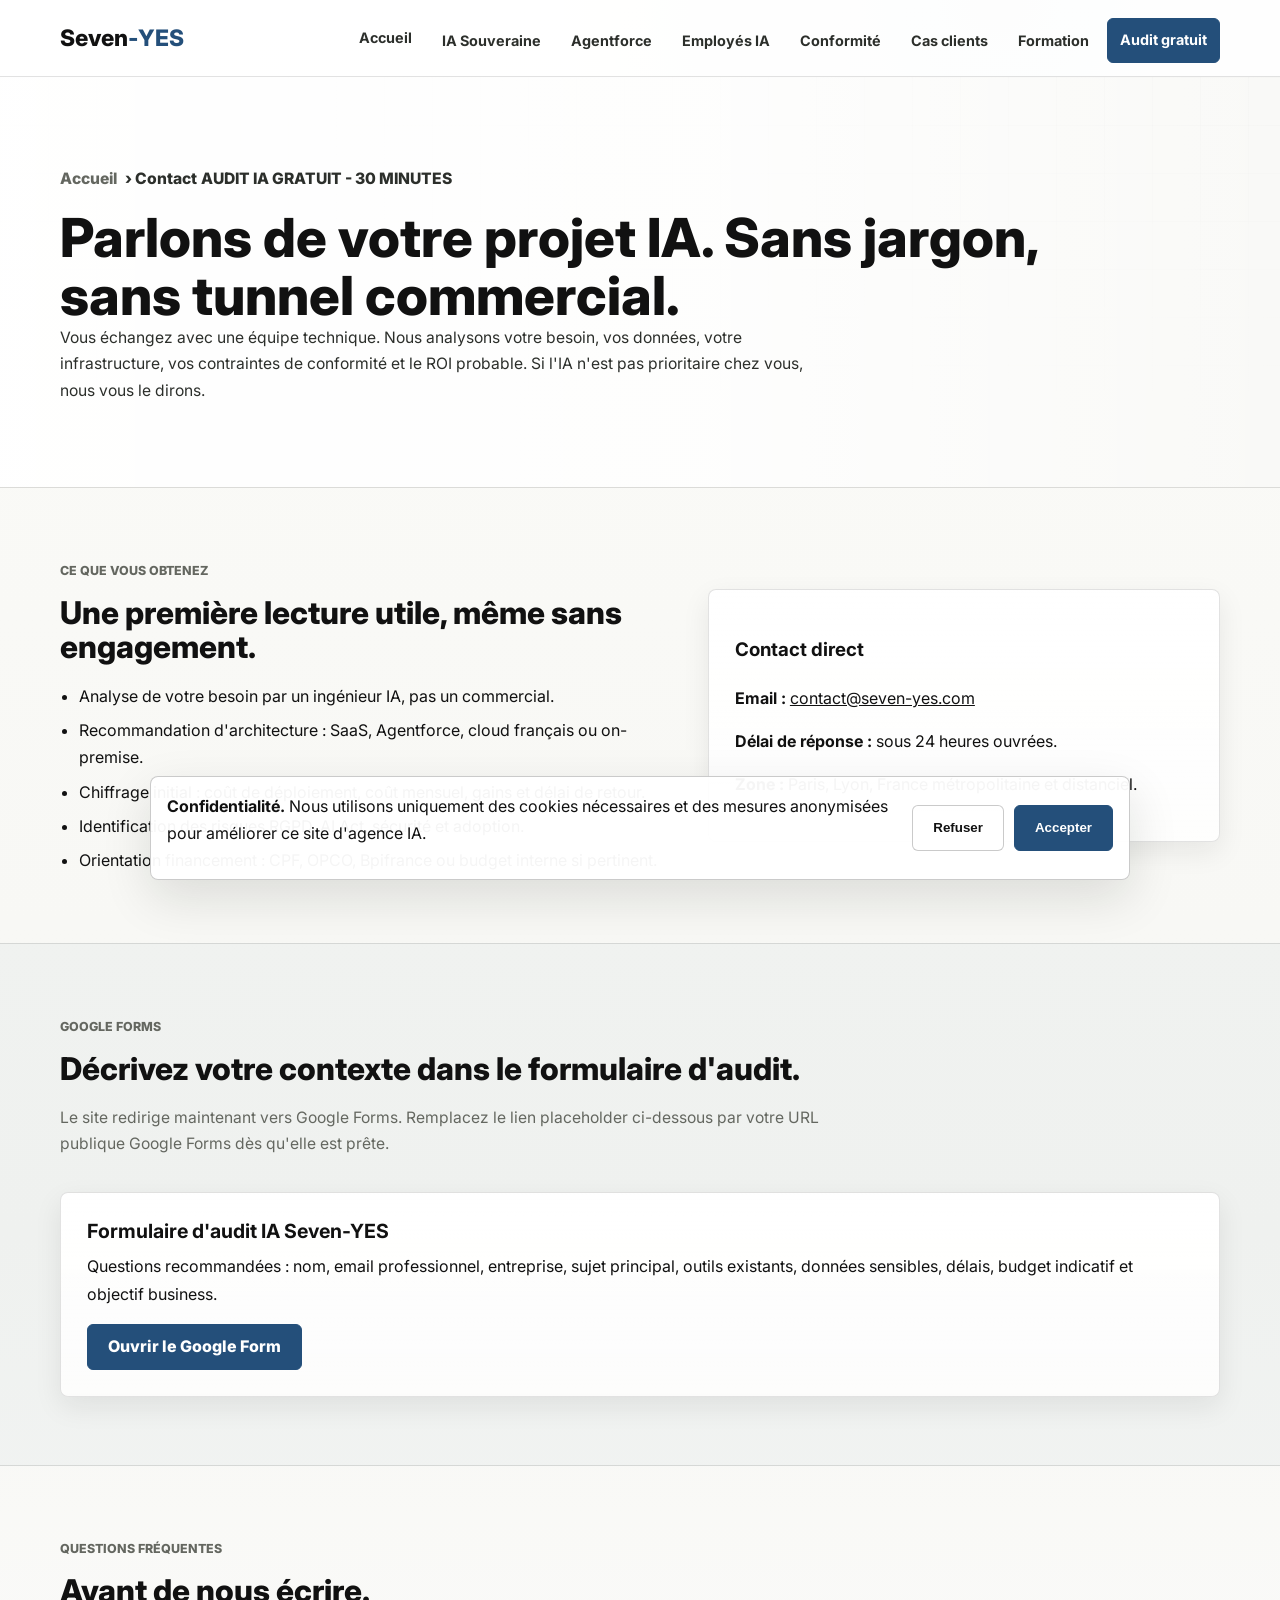
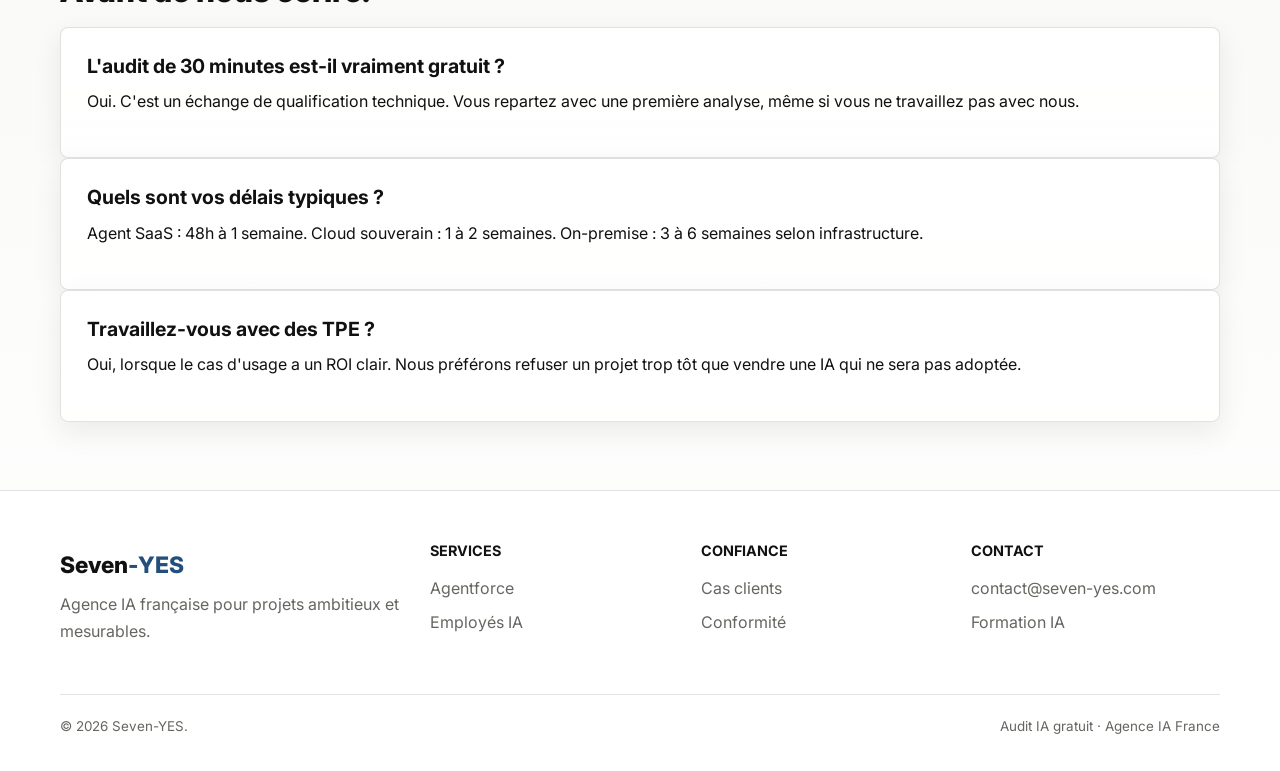
<file: contact.html>
<!DOCTYPE html>
<html lang="fr">
<head>
  <meta charset="UTF-8">
  <meta name="viewport" content="width=device-width, initial-scale=1.0">
  <title>Contact agence IA | Audit IA gratuit | Seven-YES</title>
  <meta name="description" content="Contactez Seven-YES, agence IA française, pour un audit IA gratuit : Agentforce, IA souveraine, employés IA, formation ou conformité. Réponse sous 24h.">
  <meta name="keywords" content="contact agence IA, audit IA gratuit, consultant IA France, agence intelligence artificielle, devis agent IA">
  <meta property="og:title" content="Contact Seven-YES | Audit IA gratuit">
  <meta property="og:description" content="Un échange de 30 minutes avec une agence IA technique pour cadrer votre projet et votre ROI.">
  <meta property="og:type" content="website">
  <meta name="twitter:card" content="summary_large_image">
  <link rel="icon" type="image/svg+xml" href="favicon.svg">
  <link rel="stylesheet" href="style.css">
</head>
<body>
<a class="skip-link" href="#main">Aller au contenu</a>
<header>
  <div class="container">
    <nav class="site-nav" aria-label="Navigation principale">
      <a href="index.html" class="logo">Seven<span>-YES</span></a>
      <button class="menu-toggle" type="button" aria-label="Ouvrir le menu" aria-expanded="false"><span></span></button>
      <ul class="nav-links">
        <li><a href="index.html">Accueil</a></li><li><a href="ia-souveraine.html">IA Souveraine</a></li><li><a href="agentforce.html">Agentforce</a></li><li><a href="employes-ia.html">Employés IA</a></li><li><a href="conformite.html">Conformité</a></li><li><a href="cas-clients.html">Cas clients</a></li><li><a href="formation.html">Formation</a></li><li><a href="contact.html" class="btn-contact">Audit gratuit</a></li>
      </ul>
    </nav>
  </div>
</header>

<main id="main">
  <section class="hero hero-image hero-contact">
    <div class="container">
      <p class="breadcrumb"><a href="index.html">Accueil</a> › Contact</p>
      <p class="eyebrow">Audit IA gratuit - 30 minutes</p>
      <h1>Parlons de votre projet IA. Sans jargon, sans tunnel commercial.</h1>
      <p>Vous échangez avec une équipe technique. Nous analysons votre besoin, vos données, votre infrastructure, vos contraintes de conformité et le ROI probable. Si l'IA n'est pas prioritaire chez vous, nous vous le dirons.</p>
    </div>
  </section>

  <section>
    <div class="container two-col">
      <div>
        <p class="section-kicker">Ce que vous obtenez</p>
        <h2 class="section-title">Une première lecture utile, même sans engagement.</h2>
        <ul>
          <li>Analyse de votre besoin par un ingénieur IA, pas un commercial.</li>
          <li>Recommandation d'architecture : SaaS, Agentforce, cloud français ou on-premise.</li>
          <li>Chiffrage initial : coût de déploiement, coût mensuel, gains et délai de retour.</li>
          <li>Identification des risques RGPD, AI Act, sécurité et adoption.</li>
          <li>Orientation financement : CPF, OPCO, Bpifrance ou budget interne si pertinent.</li>
        </ul>
      </div>
      <div class="highlight-box">
        <h3>Contact direct</h3>
        <p><strong>Email :</strong> <a href="mailto:contact@seven-yes.com">contact@seven-yes.com</a></p>
        <p><strong>Délai de réponse :</strong> sous 24 heures ouvrées.</p>
        <p><strong>Zone :</strong> Paris, Lyon, France métropolitaine et distanciel.</p>
      </div>
    </div>
  </section>

  <section class="section--alt">
    <div class="container">
      <p class="section-kicker">Google Forms</p>
      <h2 class="section-title">Décrivez votre contexte dans le formulaire d'audit.</h2>
      <p class="section-subtitle">Le site redirige maintenant vers Google Forms. Remplacez le lien placeholder ci-dessous par votre URL publique Google Forms dès qu'elle est prête.</p>
      <div class="google-form-card">
        <h3>Formulaire d'audit IA Seven-YES</h3>
        <p>Questions recommandées : nom, email professionnel, entreprise, sujet principal, outils existants, données sensibles, délais, budget indicatif et objectif business.</p>
        <a class="btn" href="https://forms.gle/Hj1Ug5WgwMKH9Kct7" target="_blank" rel="noopener">Ouvrir le Google Form</a>
      </div>
    </div>
  </section>

  <section>
    <div class="container">
      <p class="section-kicker">Questions fréquentes</p>
      <h2 class="section-title">Avant de nous écrire.</h2>
      <div class="faq-item"><h4>L'audit de 30 minutes est-il vraiment gratuit ?</h4><p>Oui. C'est un échange de qualification technique. Vous repartez avec une première analyse, même si vous ne travaillez pas avec nous.</p></div>
      <div class="faq-item"><h4>Quels sont vos délais typiques ?</h4><p>Agent SaaS : 48h à 1 semaine. Cloud souverain : 1 à 2 semaines. On-premise : 3 à 6 semaines selon infrastructure.</p></div>
      <div class="faq-item"><h4>Travaillez-vous avec des TPE ?</h4><p>Oui, lorsque le cas d'usage a un ROI clair. Nous préférons refuser un projet trop tôt que vendre une IA qui ne sera pas adoptée.</p></div>
    </div>
  </section>
</main>

<footer>
  <div class="container footer-grid">
    <div><a href="index.html" class="logo">Seven<span>-YES</span></a><p>Agence IA française pour projets ambitieux et mesurables.</p></div>
    <div><h5>Services</h5><a href="agentforce.html">Agentforce</a><a href="employes-ia.html">Employés IA</a></div>
    <div><h5>Confiance</h5><a href="cas-clients.html">Cas clients</a><a href="conformite.html">Conformité</a></div>
    <div><h5>Contact</h5><a href="mailto:contact@seven-yes.com">contact@seven-yes.com</a><a href="formation.html">Formation IA</a></div>
  </div>
  <div class="container footer-bottom"><span>© 2026 Seven-YES.</span><span>Audit IA gratuit · Agence IA France</span></div>
</footer>
<script src="script.js"></script>
</body>
</html>
</file>
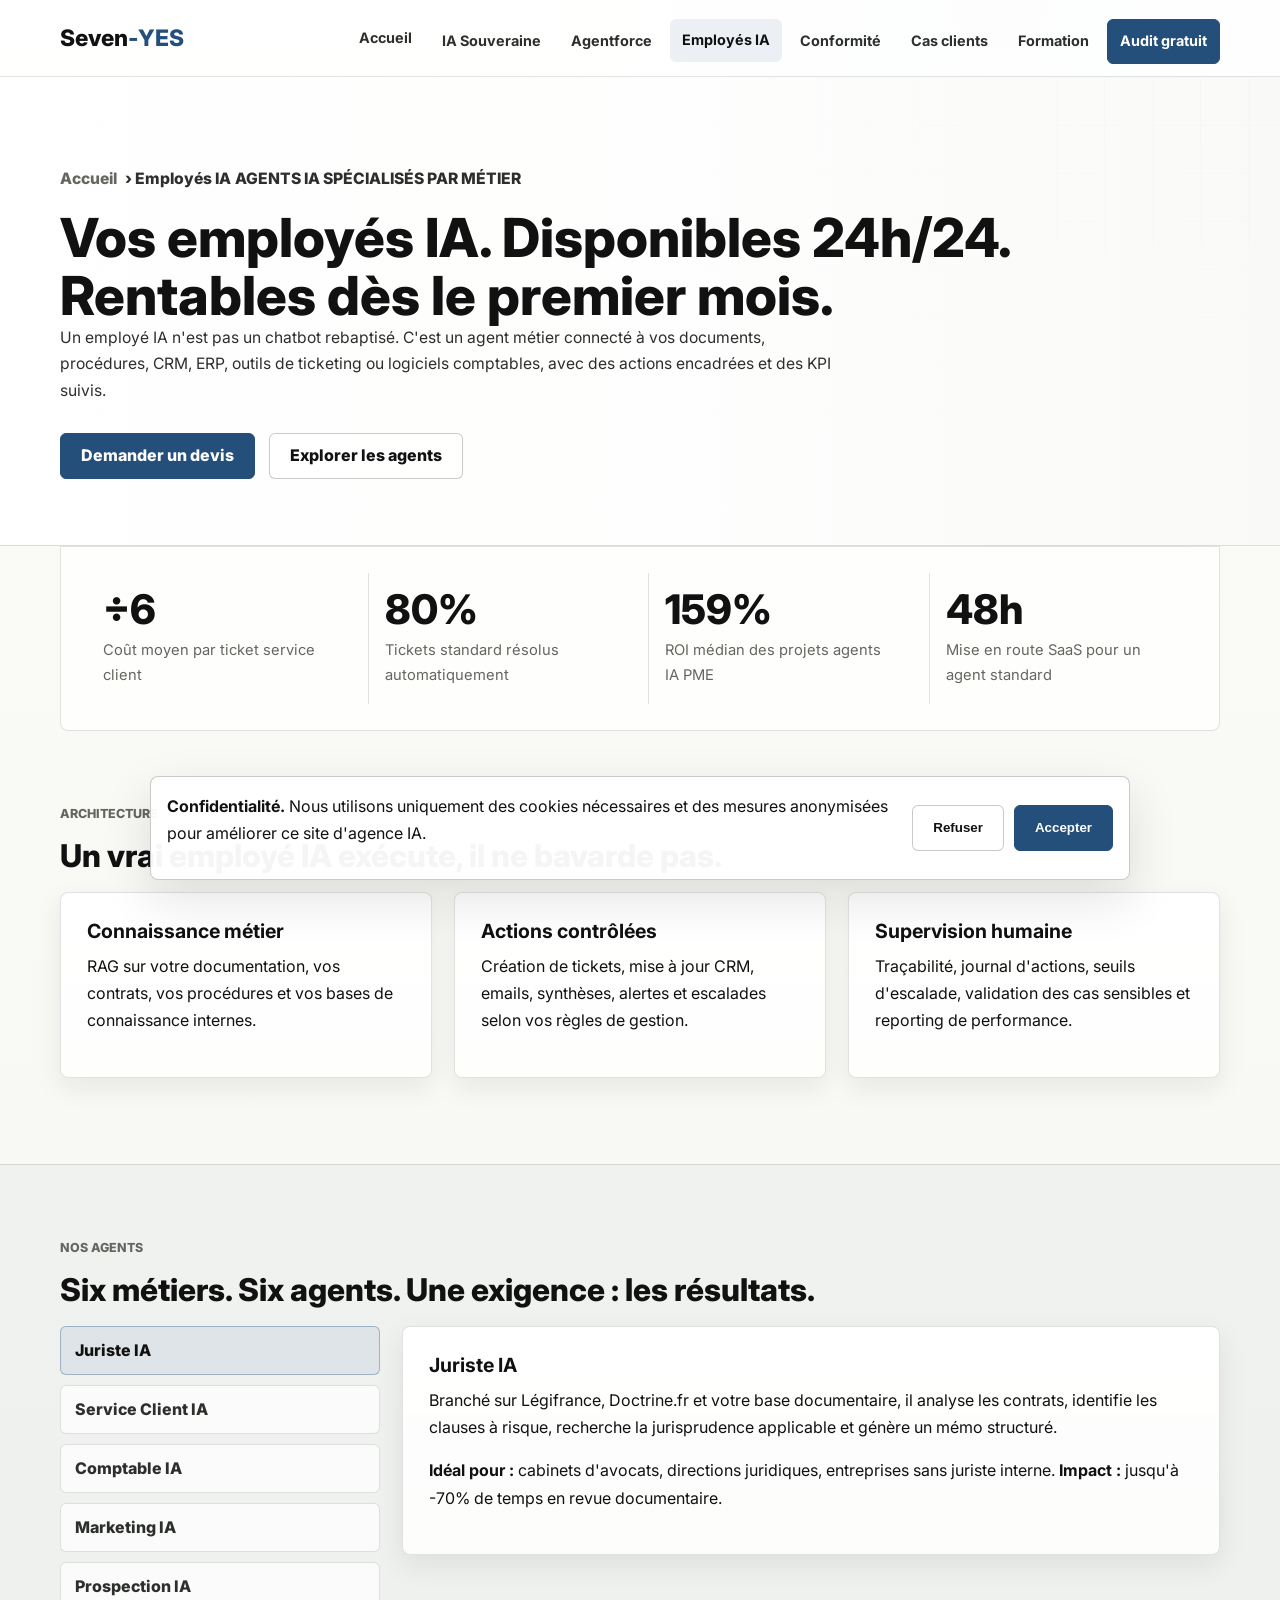
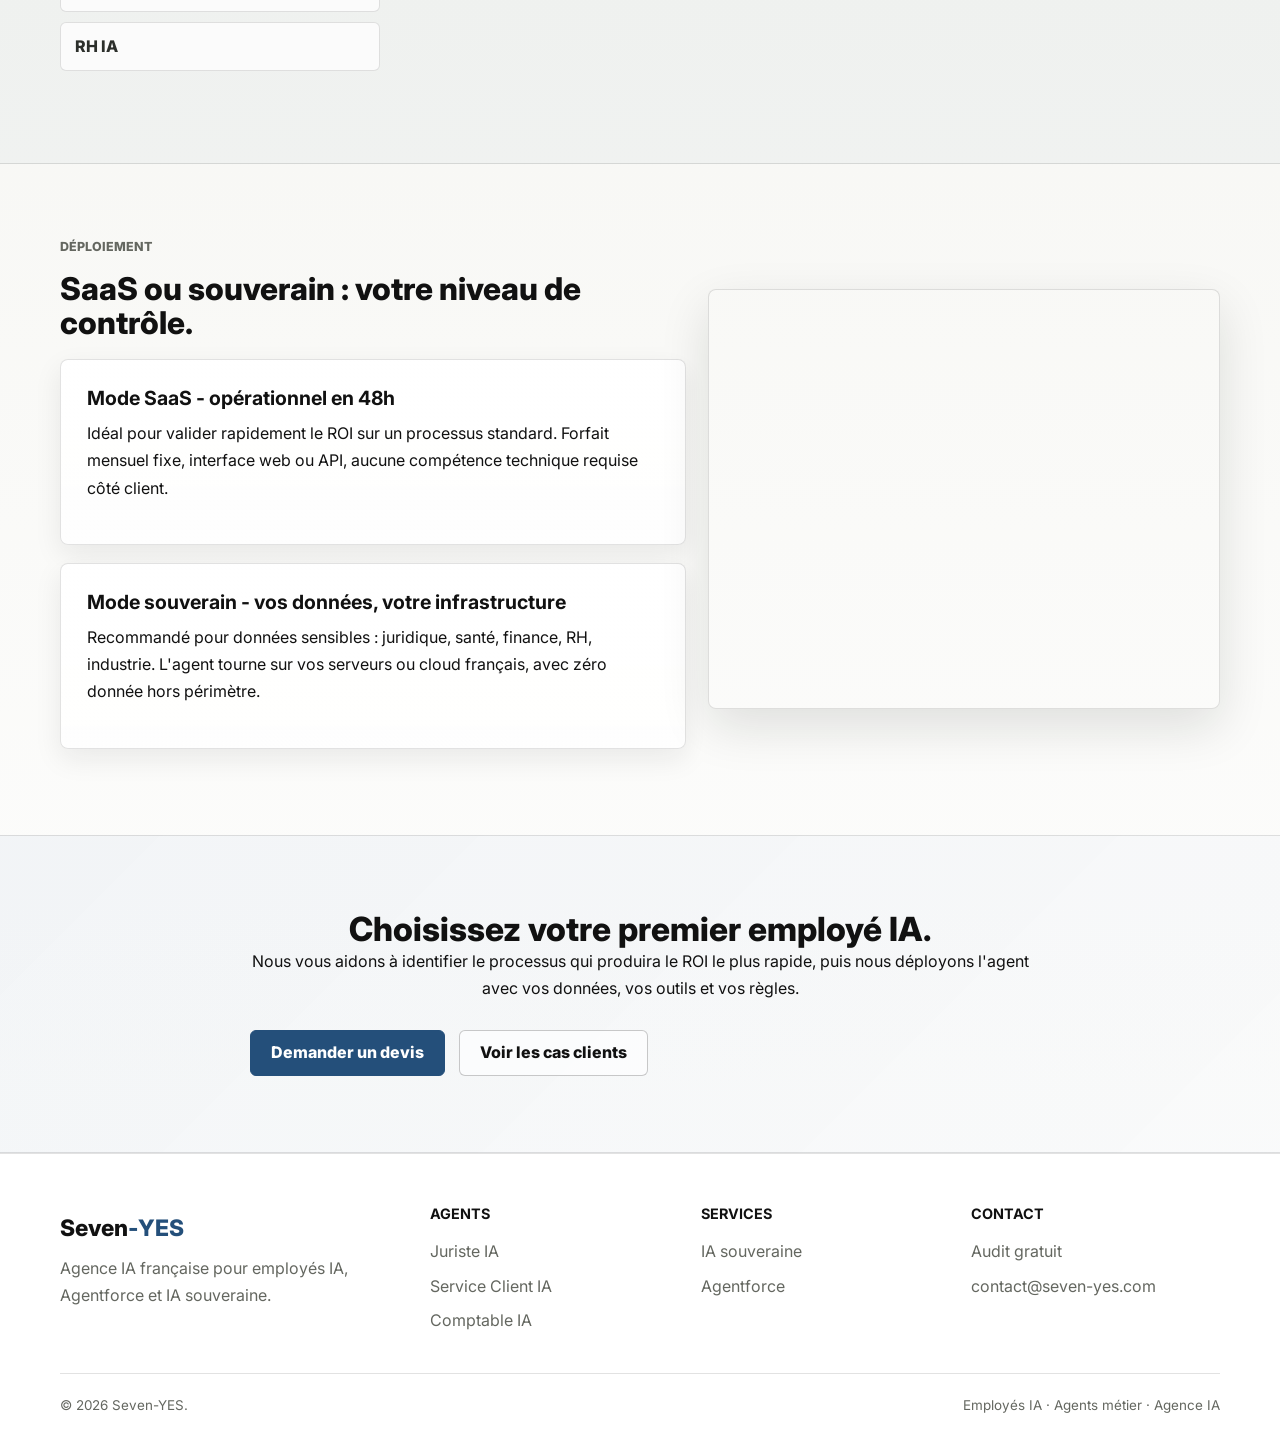
<file: employes-ia.html>
<!DOCTYPE html>
<html lang="fr">
<head>
  <meta charset="UTF-8">
  <meta name="viewport" content="width=device-width, initial-scale=1.0">
  <title>Employés IA clé en main | Agence IA Seven-YES</title>
  <meta name="description" content="Déployez des employés IA spécialisés : Juriste IA, Service Client IA, Comptable IA, Marketing IA, Prospection IA et RH IA. SaaS ou souverain.">
  <meta name="keywords" content="employés IA, agent IA métier, agence IA, Juriste IA, Service Client IA, Comptable IA, agent IA PME">
  <meta property="og:title" content="Employés IA Seven-YES">
  <meta property="og:description" content="Six agents IA métier, intégrés à vos outils, maintenus par une agence IA française.">
  <meta property="og:type" content="website">
  <meta name="twitter:card" content="summary_large_image">
  <link rel="icon" type="image/svg+xml" href="favicon.svg">
  <link rel="stylesheet" href="style.css">
</head>
<body>
<a class="skip-link" href="#main">Aller au contenu</a>
<header>
  <div class="container">
    <nav class="site-nav" aria-label="Navigation principale">
      <a href="index.html" class="logo">Seven<span>-YES</span></a>
      <button class="menu-toggle" type="button" aria-label="Ouvrir le menu" aria-expanded="false"><span></span></button>
      <ul class="nav-links">
        <li><a href="index.html">Accueil</a></li><li><a href="ia-souveraine.html">IA Souveraine</a></li><li><a href="agentforce.html">Agentforce</a></li><li><a href="employes-ia.html">Employés IA</a></li><li><a href="conformite.html">Conformité</a></li><li><a href="cas-clients.html">Cas clients</a></li><li><a href="formation.html">Formation</a></li><li><a href="contact.html" class="btn-contact">Audit gratuit</a></li>
      </ul>
    </nav>
  </div>
</header>

<main id="main">
  <section class="hero hero-image hero-employes">
    <div class="container">
      <p class="breadcrumb"><a href="index.html">Accueil</a> › Employés IA</p>
      <p class="eyebrow">Agents IA spécialisés par métier</p>
      <h1>Vos employés IA. Disponibles 24h/24. Rentables dès le premier mois.</h1>
      <p>Un employé IA n'est pas un chatbot rebaptisé. C'est un agent métier connecté à vos documents, procédures, CRM, ERP, outils de ticketing ou logiciels comptables, avec des actions encadrées et des KPI suivis.</p>
      <div class="hero-actions"><a href="contact.html" class="btn">Demander un devis</a><a href="#nos-agents" class="btn btn-outline">Explorer les agents</a></div>
    </div>
  </section>

  <div class="trust-bar">
    <div class="trust-item"><div class="num">÷6</div><div class="label">Coût moyen par ticket service client</div></div>
    <div class="trust-item"><div class="num">80%</div><div class="label">Tickets standard résolus automatiquement</div></div>
    <div class="trust-item"><div class="num">159%</div><div class="label">ROI médian des projets agents IA PME</div></div>
    <div class="trust-item"><div class="num">48h</div><div class="label">Mise en route SaaS pour un agent standard</div></div>
  </div>

  <section>
    <div class="container">
      <p class="section-kicker">Architecture</p>
      <h2 class="section-title">Un vrai employé IA exécute, il ne bavarde pas.</h2>
      <div class="cards-grid">
        <article class="content-block"><h3>Connaissance métier</h3><p>RAG sur votre documentation, vos contrats, vos procédures et vos bases de connaissance internes.</p></article>
        <article class="content-block"><h3>Actions contrôlées</h3><p>Création de tickets, mise à jour CRM, emails, synthèses, alertes et escalades selon vos règles de gestion.</p></article>
        <article class="content-block"><h3>Supervision humaine</h3><p>Traçabilité, journal d'actions, seuils d'escalade, validation des cas sensibles et reporting de performance.</p></article>
      </div>
    </div>
  </section>

  <section class="section--alt" id="nos-agents">
    <div class="container">
      <p class="section-kicker">Nos agents</p>
      <h2 class="section-title">Six métiers. Six agents. Une exigence : les résultats.</h2>
      <div class="agent-layout">
        <div class="agent-tabs" role="tablist" aria-label="Types d'employés IA">
          <button class="tab-button active" type="button" data-agent-tab="juriste">Juriste IA</button>
          <button class="tab-button" type="button" data-agent-tab="service">Service Client IA</button>
          <button class="tab-button" type="button" data-agent-tab="comptable">Comptable IA</button>
          <button class="tab-button" type="button" data-agent-tab="marketing">Marketing IA</button>
          <button class="tab-button" type="button" data-agent-tab="prospection">Prospection IA</button>
          <button class="tab-button" type="button" data-agent-tab="rh">RH IA</button>
        </div>
        <div>
          <article class="content-block agent-panel active" data-agent-panel="juriste">
            <h3>Juriste IA</h3>
            <p>Branché sur Légifrance, Doctrine.fr et votre base documentaire, il analyse les contrats, identifie les clauses à risque, recherche la jurisprudence applicable et génère un mémo structuré.</p>
            <p><strong>Idéal pour :</strong> cabinets d'avocats, directions juridiques, entreprises sans juriste interne. <strong>Impact :</strong> jusqu'à -70% de temps en revue documentaire.</p>
          </article>
          <article class="content-block agent-panel" data-agent-panel="service">
            <h3>Service Client IA</h3>
            <p>Connecté au CRM, à l'ERP et à la base de tickets, il prend en charge les demandes niveau 1 et 2, suit les commandes, traite les retours et escalade les cas complexes avec résumé.</p>
            <p><strong>Impact :</strong> 78 à 83% des tickets standard résolus sans intervention humaine, coût par interaction souvent inférieur à 1,50 EUR.</p>
          </article>
          <article class="content-block agent-panel" data-agent-panel="comptable">
            <h3>Comptable IA</h3>
            <p>Intégré à Sage, Cegid, Pennylane ou QuickBooks, il automatise la catégorisation des factures, rapprochements bancaires, détection d'anomalies et préparation des dossiers.</p>
            <p><strong>Impact :</strong> capacité de traitement multipliée par 3 dans les cabinets équipés, sans embauche supplémentaire.</p>
          </article>
          <article class="content-block agent-panel" data-agent-panel="marketing">
            <h3>Marketing IA</h3>
            <p>Il produit newsletters, posts LinkedIn, articles, fiches produit et campagnes email en respectant votre charte éditoriale, puis analyse les performances pour ajuster les formats.</p>
            <p><strong>Impact :</strong> volume de contenu multiplié par 4 avec une cohérence de marque plus régulière.</p>
          </article>
          <article class="content-block agent-panel" data-agent-panel="prospection">
            <h3>Prospection Email IA</h3>
            <p>Il enrichit les listes B2B, personnalise les emails, lance les séquences, qualifie les réponses et met à jour le CRM en respectant les règles RGPD de prospection professionnelle.</p>
            <p><strong>Impact :</strong> plus de prospects contactés avec personnalisation, sans dégrader le taux de réponse.</p>
          </article>
          <article class="content-block agent-panel" data-agent-panel="rh">
            <h3>RH & Performance IA</h3>
            <p>Il répond aux questions RH récurrentes, prépare l'onboarding, synthétise les entretiens et alerte les managers sur les signaux faibles issus des outils internes.</p>
            <p><strong>Impact :</strong> jusqu'à -60% de temps administratif répétitif pour repositionner les RH sur le conseil aux managers.</p>
          </article>
        </div>
      </div>
    </div>
  </section>

  <section>
    <div class="container two-col">
      <div>
        <p class="section-kicker">Déploiement</p>
        <h2 class="section-title">SaaS ou souverain : votre niveau de contrôle.</h2>
        <div class="content-block"><h3>Mode SaaS - opérationnel en 48h</h3><p>Idéal pour valider rapidement le ROI sur un processus standard. Forfait mensuel fixe, interface web ou API, aucune compétence technique requise côté client.</p></div>
        <div class="content-block"><h3>Mode souverain - vos données, votre infrastructure</h3><p>Recommandé pour données sensibles : juridique, santé, finance, RH, industrie. L'agent tourne sur vos serveurs ou cloud français, avec zéro donnée hors périmètre.</p></div>
      </div>
      <div class="media-panel media-dashboard" role="img" aria-label="Tableau de bord agent IA"></div>
    </div>
  </section>

  <div class="cta-band">
    <div class="wrap--narrow">
      <h2>Choisissez votre premier employé IA.</h2>
      <p>Nous vous aidons à identifier le processus qui produira le ROI le plus rapide, puis nous déployons l'agent avec vos données, vos outils et vos règles.</p>
      <div class="btns"><a href="contact.html" class="btn">Demander un devis</a><a href="cas-clients.html" class="btn btn-outline">Voir les cas clients</a></div>
    </div>
  </div>
</main>

<footer>
  <div class="container footer-grid">
    <div><a href="index.html" class="logo">Seven<span>-YES</span></a><p>Agence IA française pour employés IA, Agentforce et IA souveraine.</p></div>
    <div><h5>Agents</h5><a href="#nos-agents">Juriste IA</a><a href="#nos-agents">Service Client IA</a><a href="#nos-agents">Comptable IA</a></div>
    <div><h5>Services</h5><a href="ia-souveraine.html">IA souveraine</a><a href="agentforce.html">Agentforce</a></div>
    <div><h5>Contact</h5><a href="contact.html">Audit gratuit</a><a href="mailto:contact@seven-yes.com">contact@seven-yes.com</a></div>
  </div>
  <div class="container footer-bottom"><span>© 2026 Seven-YES.</span><span>Employés IA · Agents métier · Agence IA</span></div>
</footer>
<script src="script.js"></script>
</body>
</html>
</file>
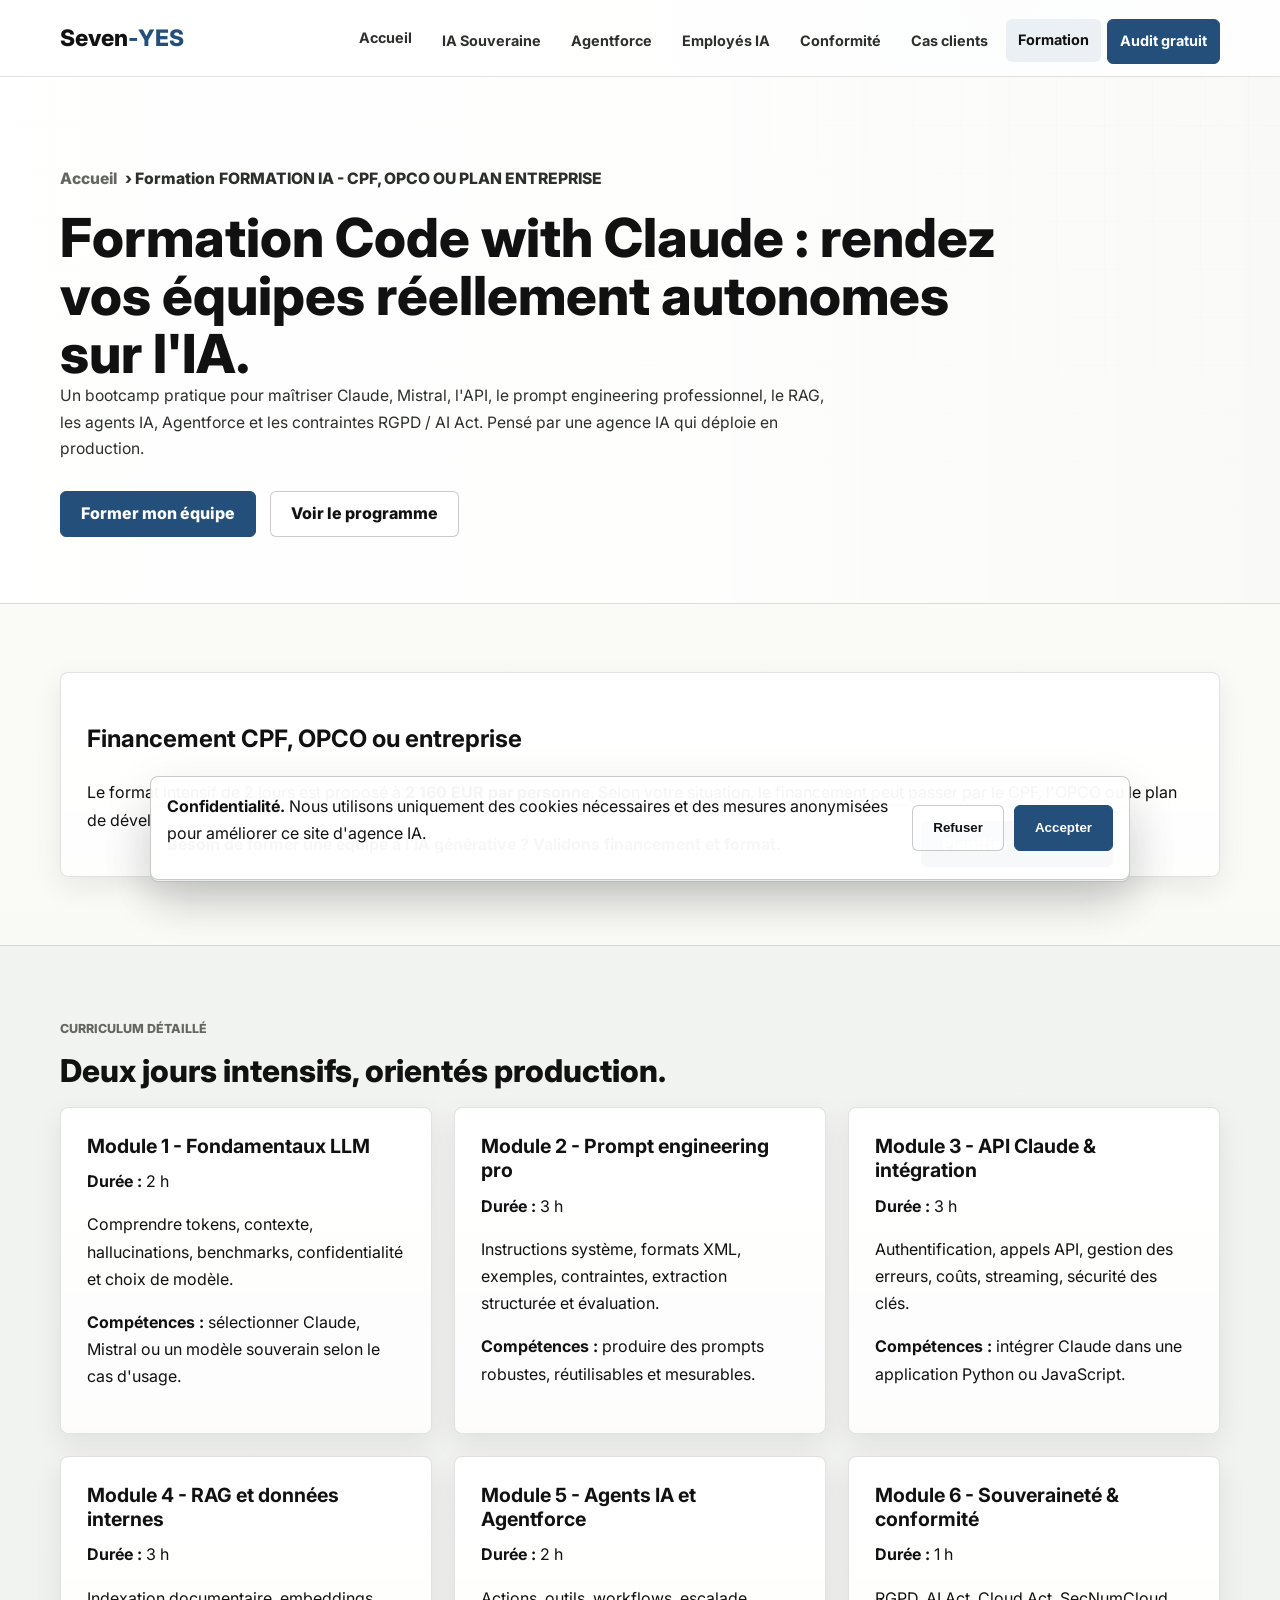
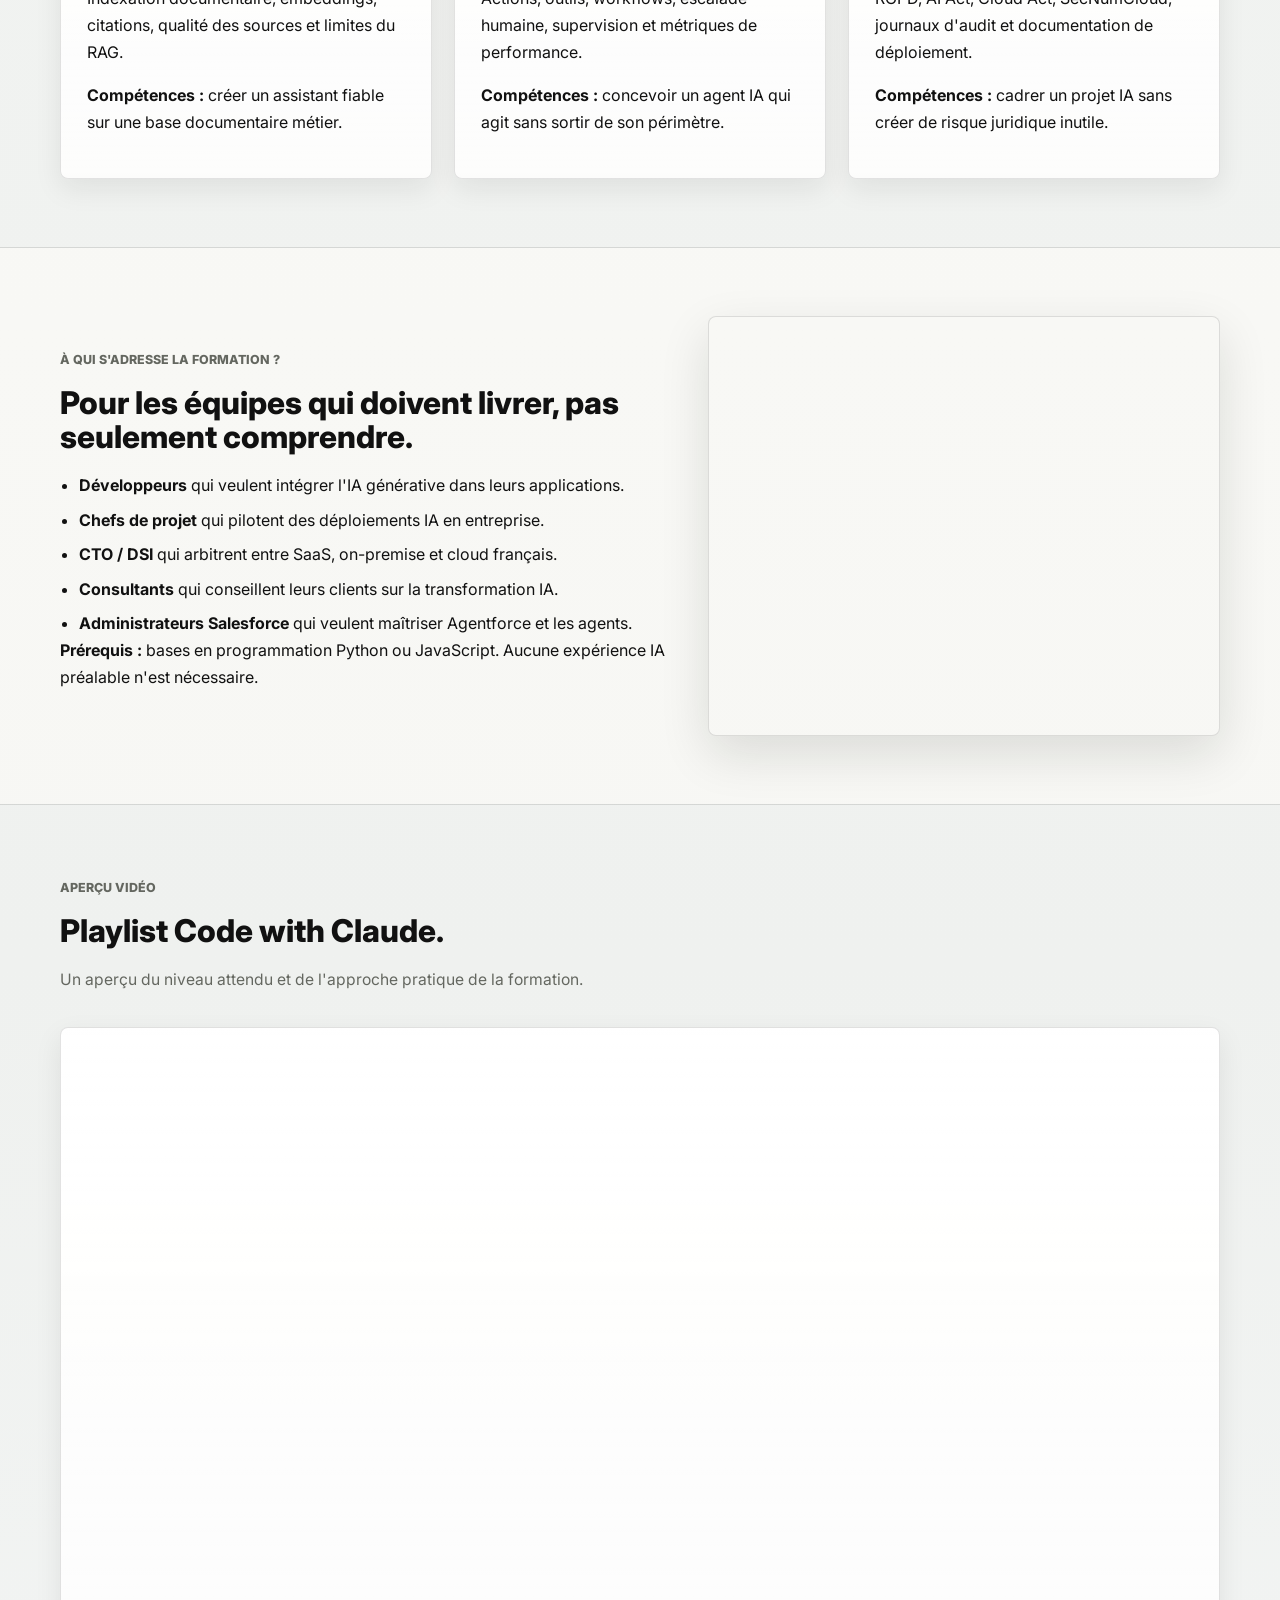
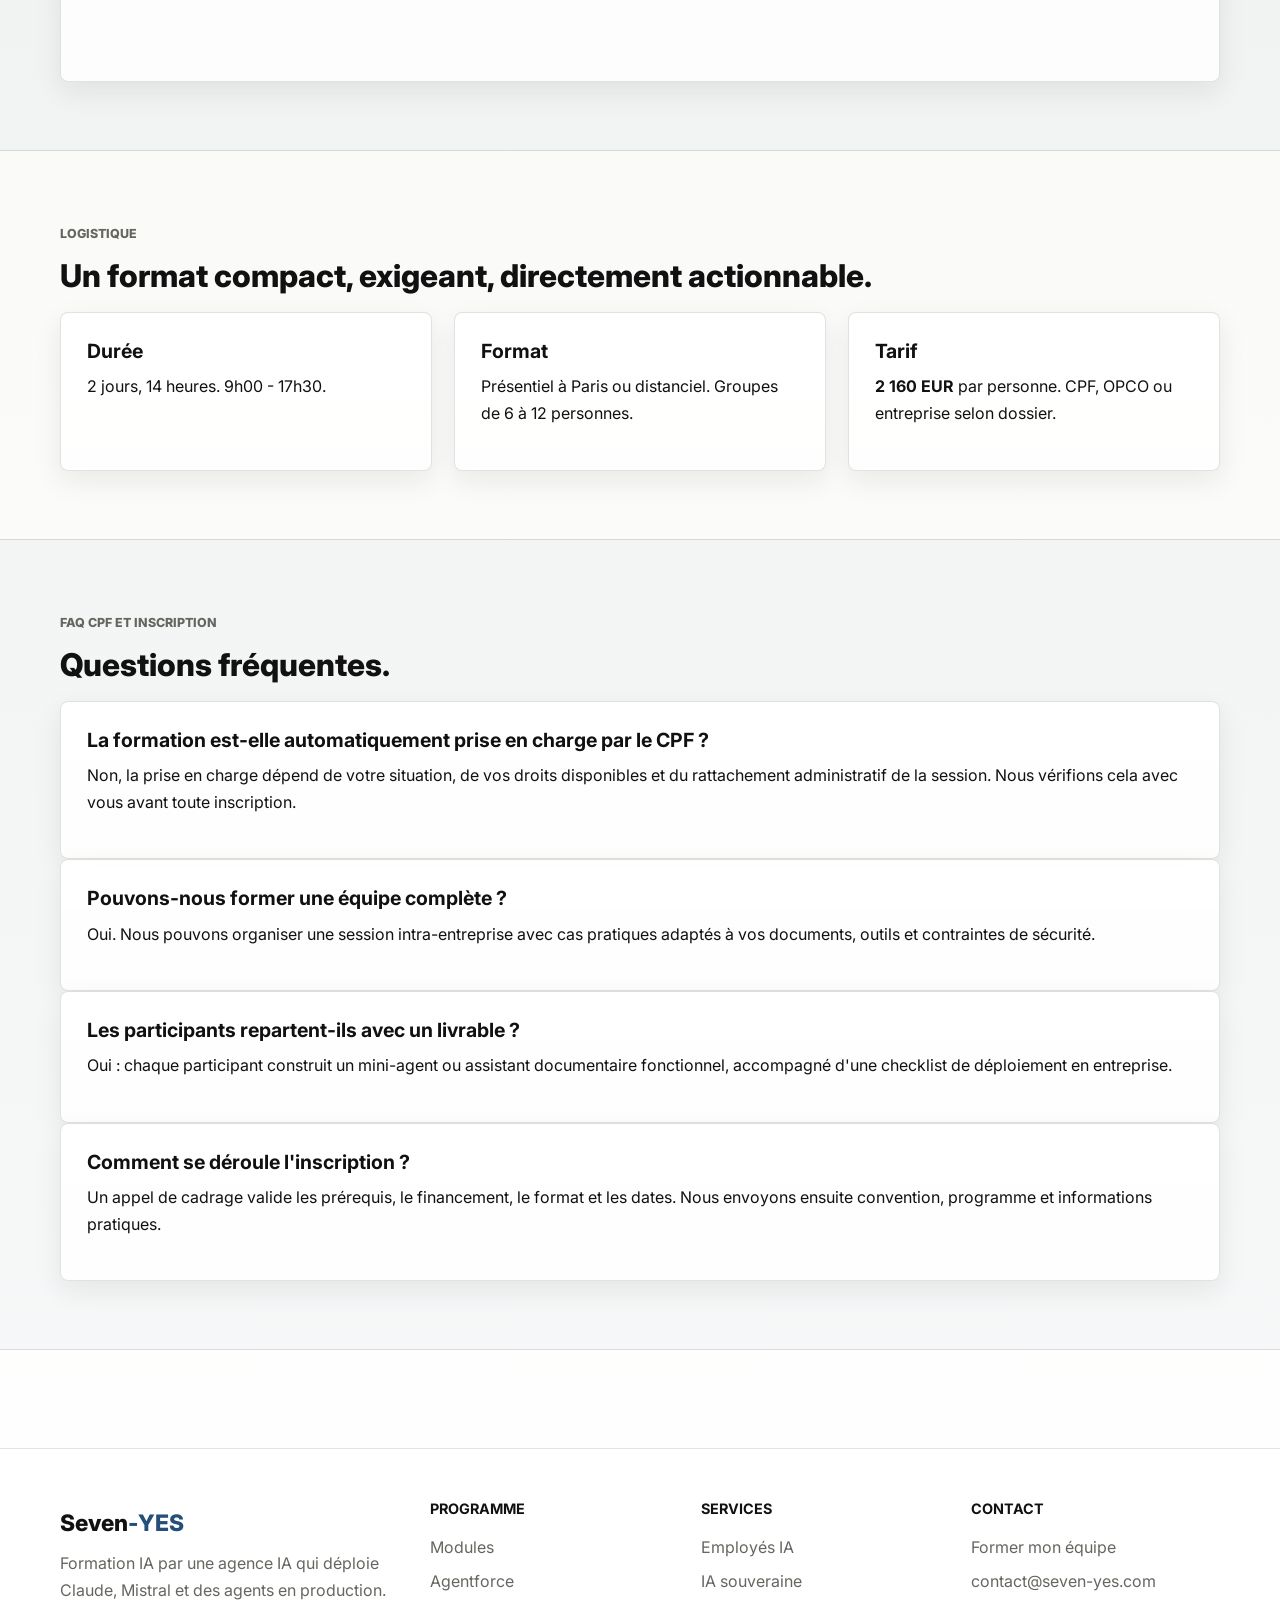
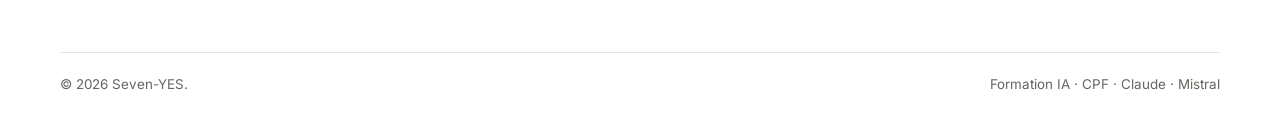
<file: formation.html>
<!DOCTYPE html>
<html lang="fr">
<head>
  <meta charset="UTF-8">
  <meta name="viewport" content="width=device-width, initial-scale=1.0">
  <title>Formation IA CPF | Code with Claude, Mistral et agents IA | Seven-YES</title>
  <meta name="description" content="Formation IA pratique pour équipes techniques et métiers : Claude, Mistral, RAG, agents IA, Agentforce et conformité. Programme CPF, OPCO ou entreprise.">
  <meta name="keywords" content="formation IA CPF, formation intelligence artificielle, formation Claude, formation Mistral, agence IA formation, agents IA formation">
  <meta property="og:title" content="Formation IA Seven-YES">
  <meta property="og:description" content="Deux jours pour rendre vos équipes opérationnelles sur Claude, Mistral, RAG et agents IA.">
  <meta property="og:type" content="website">
  <meta name="twitter:card" content="summary_large_image">
  <link rel="icon" type="image/svg+xml" href="favicon.svg">
  <link rel="stylesheet" href="style.css">
</head>
<body>
<a class="skip-link" href="#main">Aller au contenu</a>
<header>
  <div class="container">
    <nav class="site-nav" aria-label="Navigation principale">
      <a href="index.html" class="logo">Seven<span>-YES</span></a>
      <button class="menu-toggle" type="button" aria-label="Ouvrir le menu" aria-expanded="false"><span></span></button>
      <ul class="nav-links">
        <li><a href="index.html">Accueil</a></li><li><a href="ia-souveraine.html">IA Souveraine</a></li><li><a href="agentforce.html">Agentforce</a></li><li><a href="employes-ia.html">Employés IA</a></li><li><a href="conformite.html">Conformité</a></li><li><a href="cas-clients.html">Cas clients</a></li><li><a href="formation.html">Formation</a></li><li><a href="contact.html" class="btn-contact">Audit gratuit</a></li>
      </ul>
    </nav>
  </div>
</header>

<main id="main">
  <section class="hero hero-image hero-formation">
    <div class="container">
      <p class="breadcrumb"><a href="index.html">Accueil</a> › Formation</p>
      <p class="eyebrow">Formation IA - CPF, OPCO ou plan entreprise</p>
      <h1>Formation Code with Claude : rendez vos équipes réellement autonomes sur l'IA.</h1>
      <p>Un bootcamp pratique pour maîtriser Claude, Mistral, l'API, le prompt engineering professionnel, le RAG, les agents IA, Agentforce et les contraintes RGPD / AI Act. Pensé par une agence IA qui déploie en production.</p>
      <div class="hero-actions"><a href="contact.html" class="btn">Former mon équipe</a><a href="#programme" class="btn btn-outline">Voir le programme</a></div>
    </div>
  </section>

  <section>
    <div class="container">
      <div class="highlight-box">
        <h2>Financement CPF, OPCO ou entreprise</h2>
        <p>Le format intensif de 2 jours est proposé à <strong>2 160 EUR par personne</strong>. Selon votre situation, le financement peut passer par le CPF, l'OPCO ou le plan de développement des compétences. Nous vous aidons à vérifier l'éligibilité, préparer la convention et simplifier les démarches.</p>
      </div>
    </div>
  </section>

  <section class="section--alt" id="programme">
    <div class="container">
      <p class="section-kicker">Curriculum détaillé</p>
      <h2 class="section-title">Deux jours intensifs, orientés production.</h2>
      <div class="cards-grid">
        <article class="module-card"><h3>Module 1 - Fondamentaux LLM</h3><p><strong>Durée :</strong> 2 h</p><p>Comprendre tokens, contexte, hallucinations, benchmarks, confidentialité et choix de modèle.</p><p><strong>Compétences :</strong> sélectionner Claude, Mistral ou un modèle souverain selon le cas d'usage.</p></article>
        <article class="module-card"><h3>Module 2 - Prompt engineering pro</h3><p><strong>Durée :</strong> 3 h</p><p>Instructions système, formats XML, exemples, contraintes, extraction structurée et évaluation.</p><p><strong>Compétences :</strong> produire des prompts robustes, réutilisables et mesurables.</p></article>
        <article class="module-card"><h3>Module 3 - API Claude & intégration</h3><p><strong>Durée :</strong> 3 h</p><p>Authentification, appels API, gestion des erreurs, coûts, streaming, sécurité des clés.</p><p><strong>Compétences :</strong> intégrer Claude dans une application Python ou JavaScript.</p></article>
        <article class="module-card"><h3>Module 4 - RAG et données internes</h3><p><strong>Durée :</strong> 3 h</p><p>Indexation documentaire, embeddings, citations, qualité des sources et limites du RAG.</p><p><strong>Compétences :</strong> créer un assistant fiable sur une base documentaire métier.</p></article>
        <article class="module-card"><h3>Module 5 - Agents IA et Agentforce</h3><p><strong>Durée :</strong> 2 h</p><p>Actions, outils, workflows, escalade humaine, supervision et métriques de performance.</p><p><strong>Compétences :</strong> concevoir un agent IA qui agit sans sortir de son périmètre.</p></article>
        <article class="module-card"><h3>Module 6 - Souveraineté & conformité</h3><p><strong>Durée :</strong> 1 h</p><p>RGPD, AI Act, Cloud Act, SecNumCloud, journaux d'audit et documentation de déploiement.</p><p><strong>Compétences :</strong> cadrer un projet IA sans créer de risque juridique inutile.</p></article>
      </div>
    </div>
  </section>

  <section>
    <div class="container two-col">
      <div>
        <p class="section-kicker">À qui s'adresse la formation ?</p>
        <h2 class="section-title">Pour les équipes qui doivent livrer, pas seulement comprendre.</h2>
        <ul>
          <li><strong>Développeurs</strong> qui veulent intégrer l'IA générative dans leurs applications.</li>
          <li><strong>Chefs de projet</strong> qui pilotent des déploiements IA en entreprise.</li>
          <li><strong>CTO / DSI</strong> qui arbitrent entre SaaS, on-premise et cloud français.</li>
          <li><strong>Consultants</strong> qui conseillent leurs clients sur la transformation IA.</li>
          <li><strong>Administrateurs Salesforce</strong> qui veulent maîtriser Agentforce et les agents.</li>
        </ul>
        <p><strong>Prérequis :</strong> bases en programmation Python ou JavaScript. Aucune expérience IA préalable n'est nécessaire.</p>
      </div>
      <div class="media-panel media-training" role="img" aria-label="Session de formation professionnelle"></div>
    </div>
  </section>

  <section class="section--alt">
    <div class="container">
      <p class="section-kicker">Aperçu vidéo</p>
      <h2 class="section-title">Playlist Code with Claude.</h2>
      <p class="section-subtitle">Un aperçu du niveau attendu et de l'approche pratique de la formation.</p>
      <div class="video-frame">
        <iframe src="https://www.youtube.com/embed/videoseries?list=PLmWCw1CzcFilPJdvw6scjHjbBripZWFps" title="Playlist YouTube Code with Claude 2026" allow="accelerometer; autoplay; clipboard-write; encrypted-media; gyroscope; picture-in-picture" allowfullscreen></iframe>
      </div>
    </div>
  </section>

  <section>
    <div class="container">
      <p class="section-kicker">Logistique</p>
      <h2 class="section-title">Un format compact, exigeant, directement actionnable.</h2>
      <div class="pricing-grid">
        <div class="pricing-card"><h3>Durée</h3><p>2 jours, 14 heures. 9h00 - 17h30.</p></div>
        <div class="pricing-card"><h3>Format</h3><p>Présentiel à Paris ou distanciel. Groupes de 6 à 12 personnes.</p></div>
        <div class="pricing-card"><h3>Tarif</h3><p><strong>2 160 EUR</strong> par personne. CPF, OPCO ou entreprise selon dossier.</p></div>
      </div>
    </div>
  </section>

  <section class="section--alt">
    <div class="container">
      <p class="section-kicker">FAQ CPF et inscription</p>
      <h2 class="section-title">Questions fréquentes.</h2>
      <div class="faq-item"><h4>La formation est-elle automatiquement prise en charge par le CPF ?</h4><p>Non, la prise en charge dépend de votre situation, de vos droits disponibles et du rattachement administratif de la session. Nous vérifions cela avec vous avant toute inscription.</p></div>
      <div class="faq-item"><h4>Pouvons-nous former une équipe complète ?</h4><p>Oui. Nous pouvons organiser une session intra-entreprise avec cas pratiques adaptés à vos documents, outils et contraintes de sécurité.</p></div>
      <div class="faq-item"><h4>Les participants repartent-ils avec un livrable ?</h4><p>Oui : chaque participant construit un mini-agent ou assistant documentaire fonctionnel, accompagné d'une checklist de déploiement en entreprise.</p></div>
      <div class="faq-item"><h4>Comment se déroule l'inscription ?</h4><p>Un appel de cadrage valide les prérequis, le financement, le format et les dates. Nous envoyons ensuite convention, programme et informations pratiques.</p></div>
    </div>
  </section>

  <div class="sticky-cta">
    <p>Besoin de former une équipe à l'IA générative ? Validons financement et format.</p>
    <a href="contact.html" class="btn btn-gold">Planifier la session</a>
  </div>
</main>

<footer>
  <div class="container footer-grid">
    <div><a href="index.html" class="logo">Seven<span>-YES</span></a><p>Formation IA par une agence IA qui déploie Claude, Mistral et des agents en production.</p></div>
    <div><h5>Programme</h5><a href="#programme">Modules</a><a href="agentforce.html">Agentforce</a></div>
    <div><h5>Services</h5><a href="employes-ia.html">Employés IA</a><a href="ia-souveraine.html">IA souveraine</a></div>
    <div><h5>Contact</h5><a href="contact.html">Former mon équipe</a><a href="mailto:contact@seven-yes.com">contact@seven-yes.com</a></div>
  </div>
  <div class="container footer-bottom"><span>© 2026 Seven-YES.</span><span>Formation IA · CPF · Claude · Mistral</span></div>
</footer>
<script src="script.js"></script>
</body>
</html>
</file>
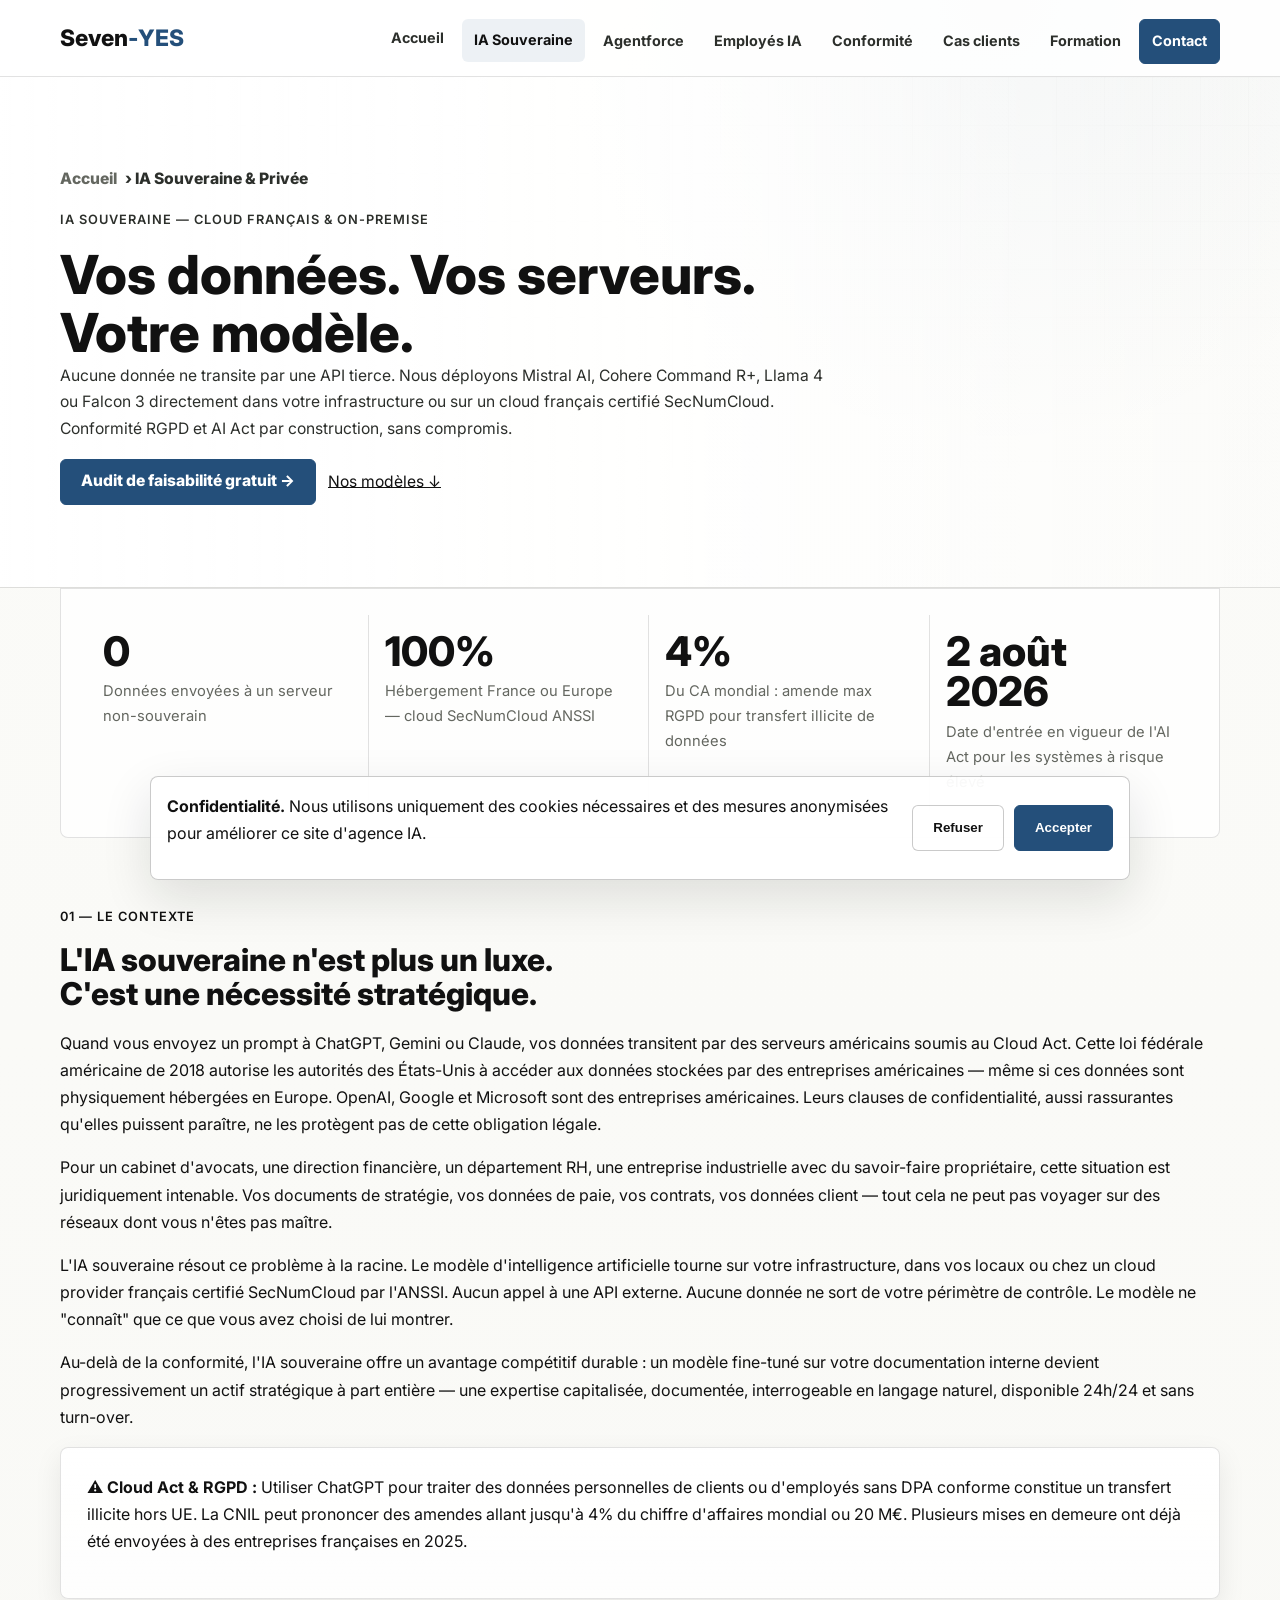
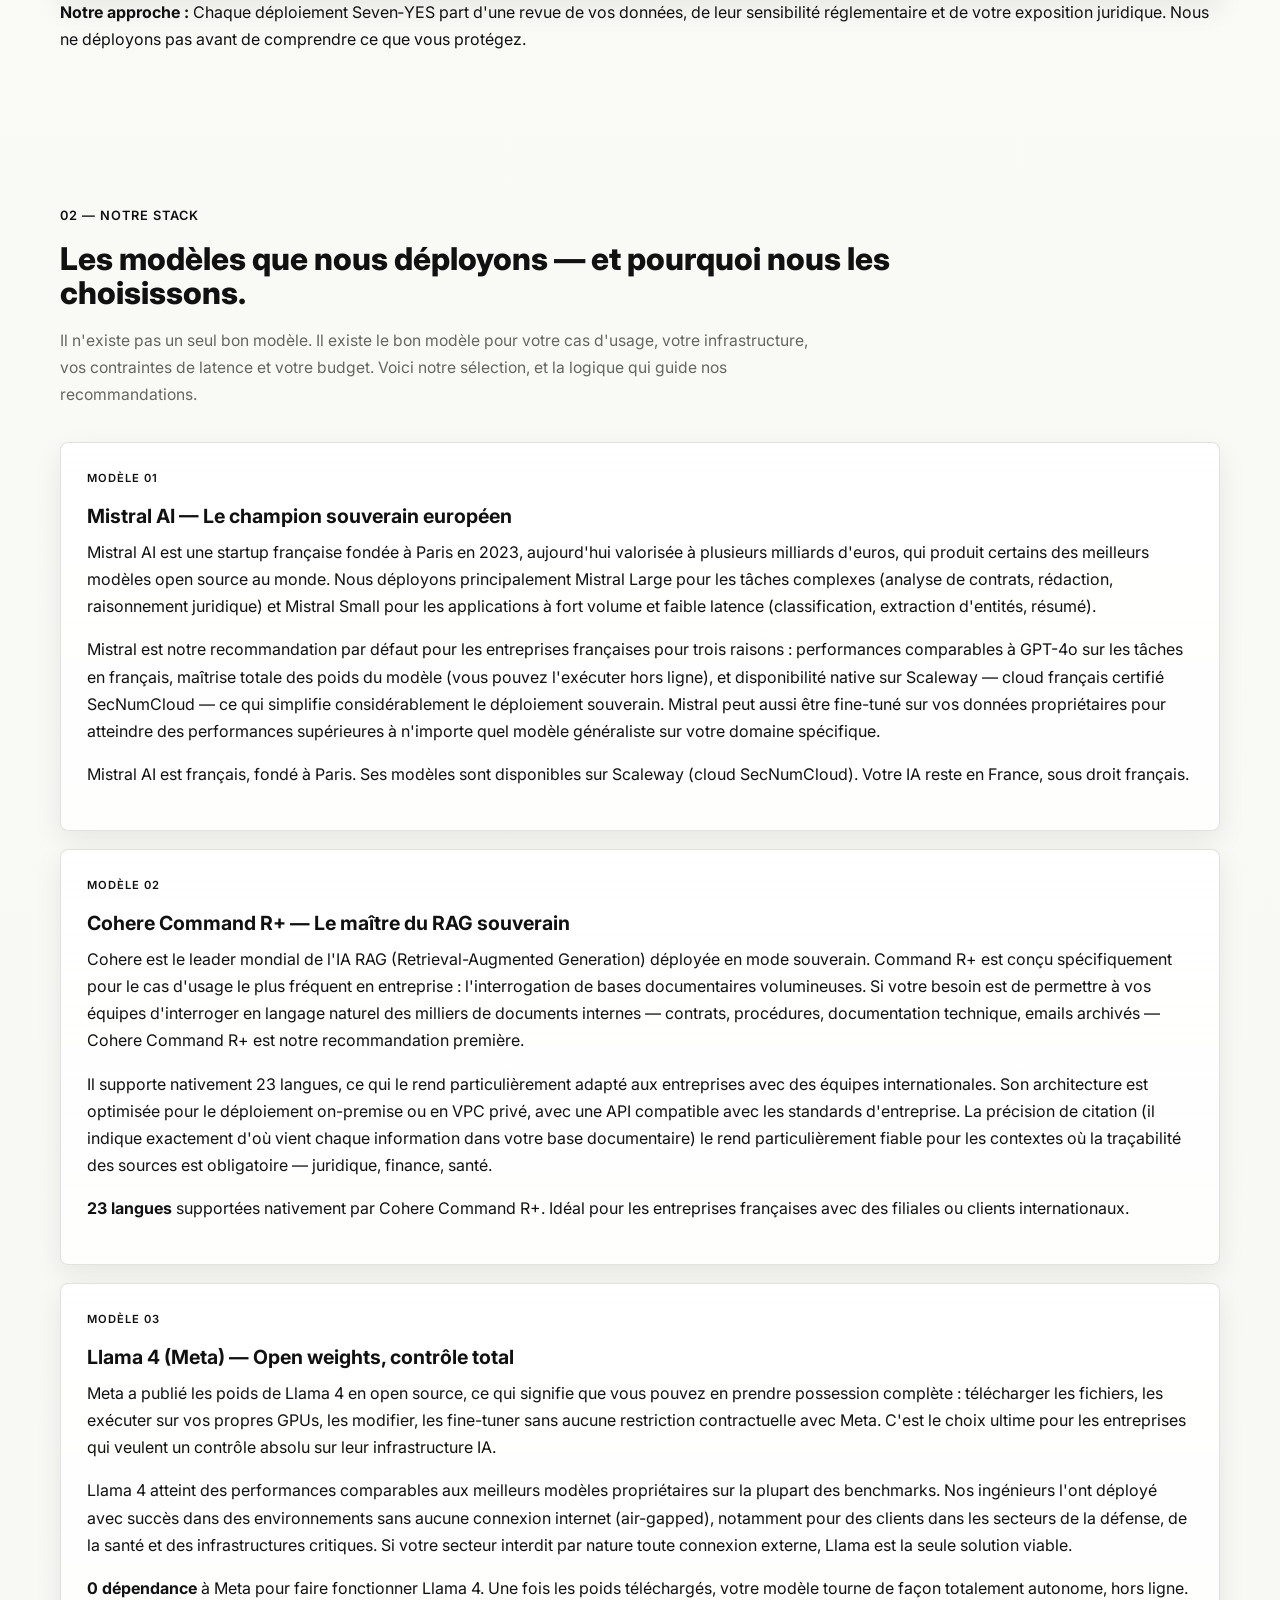
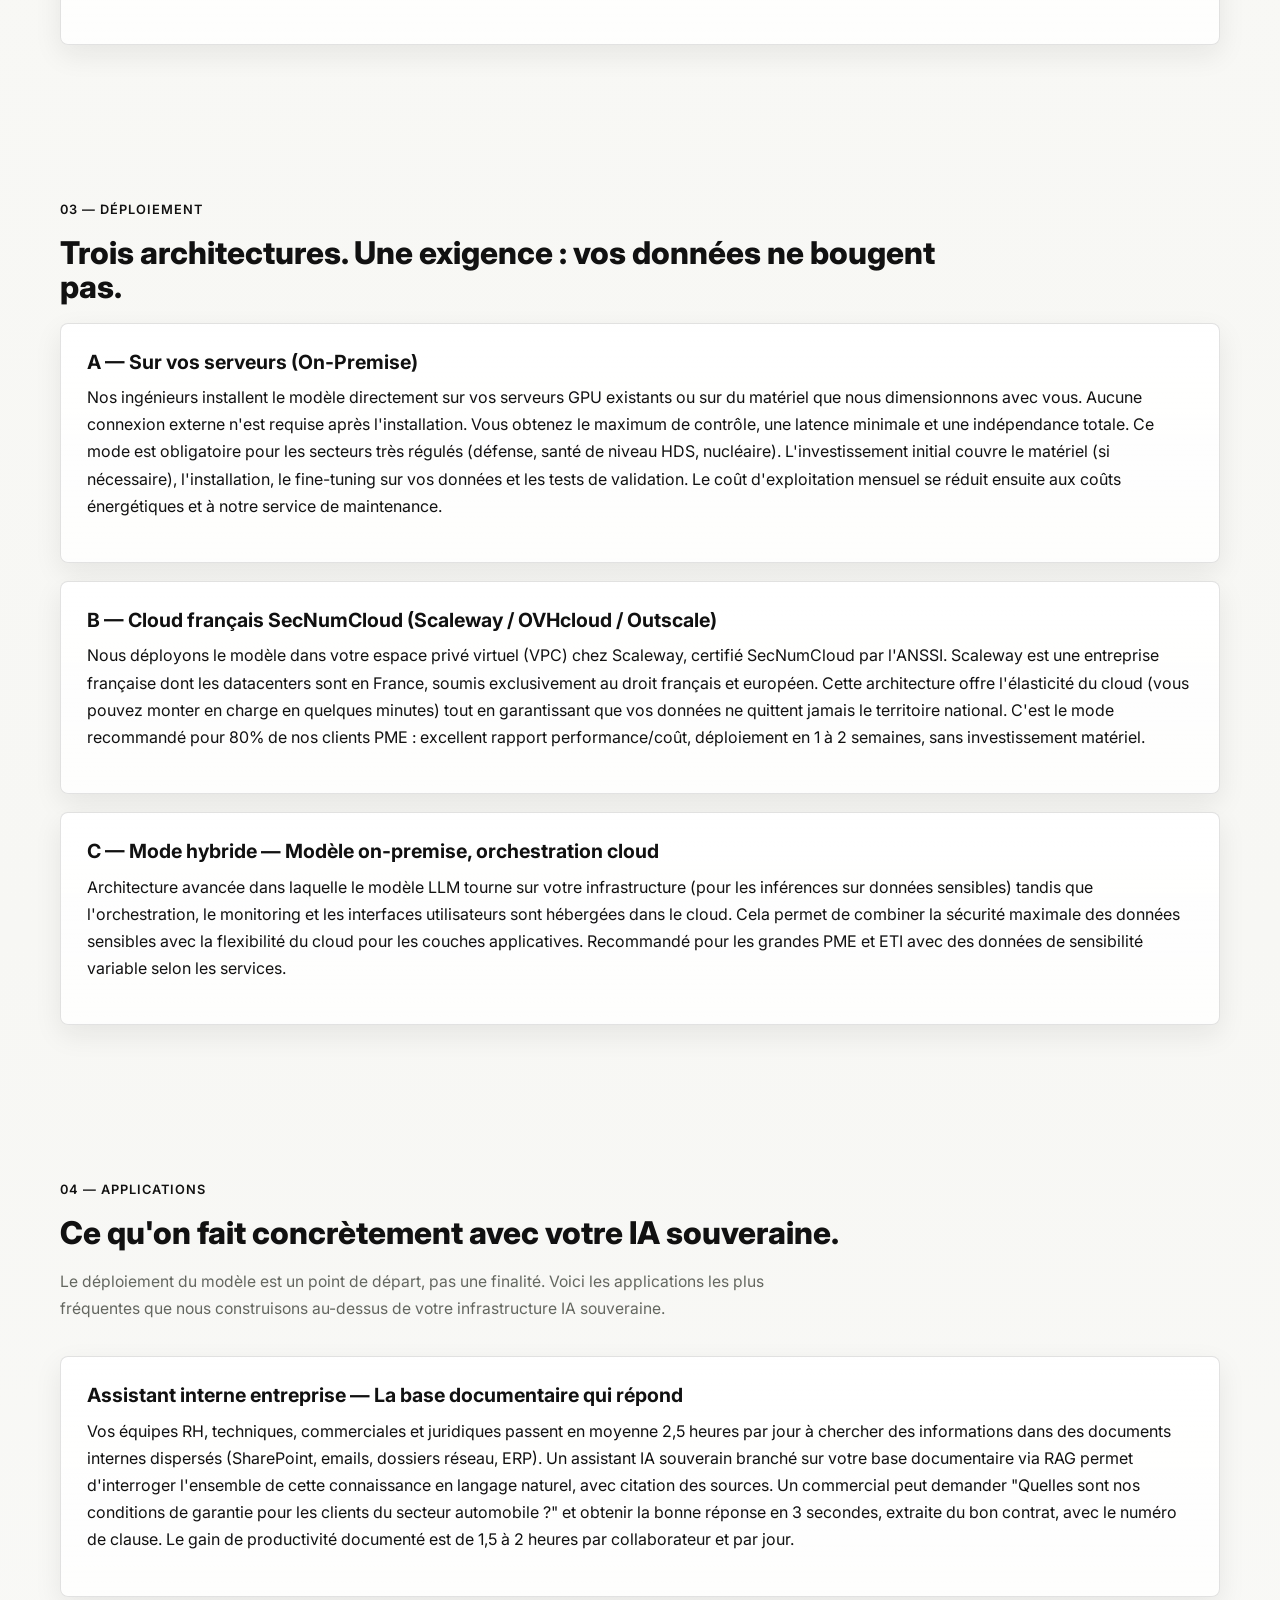
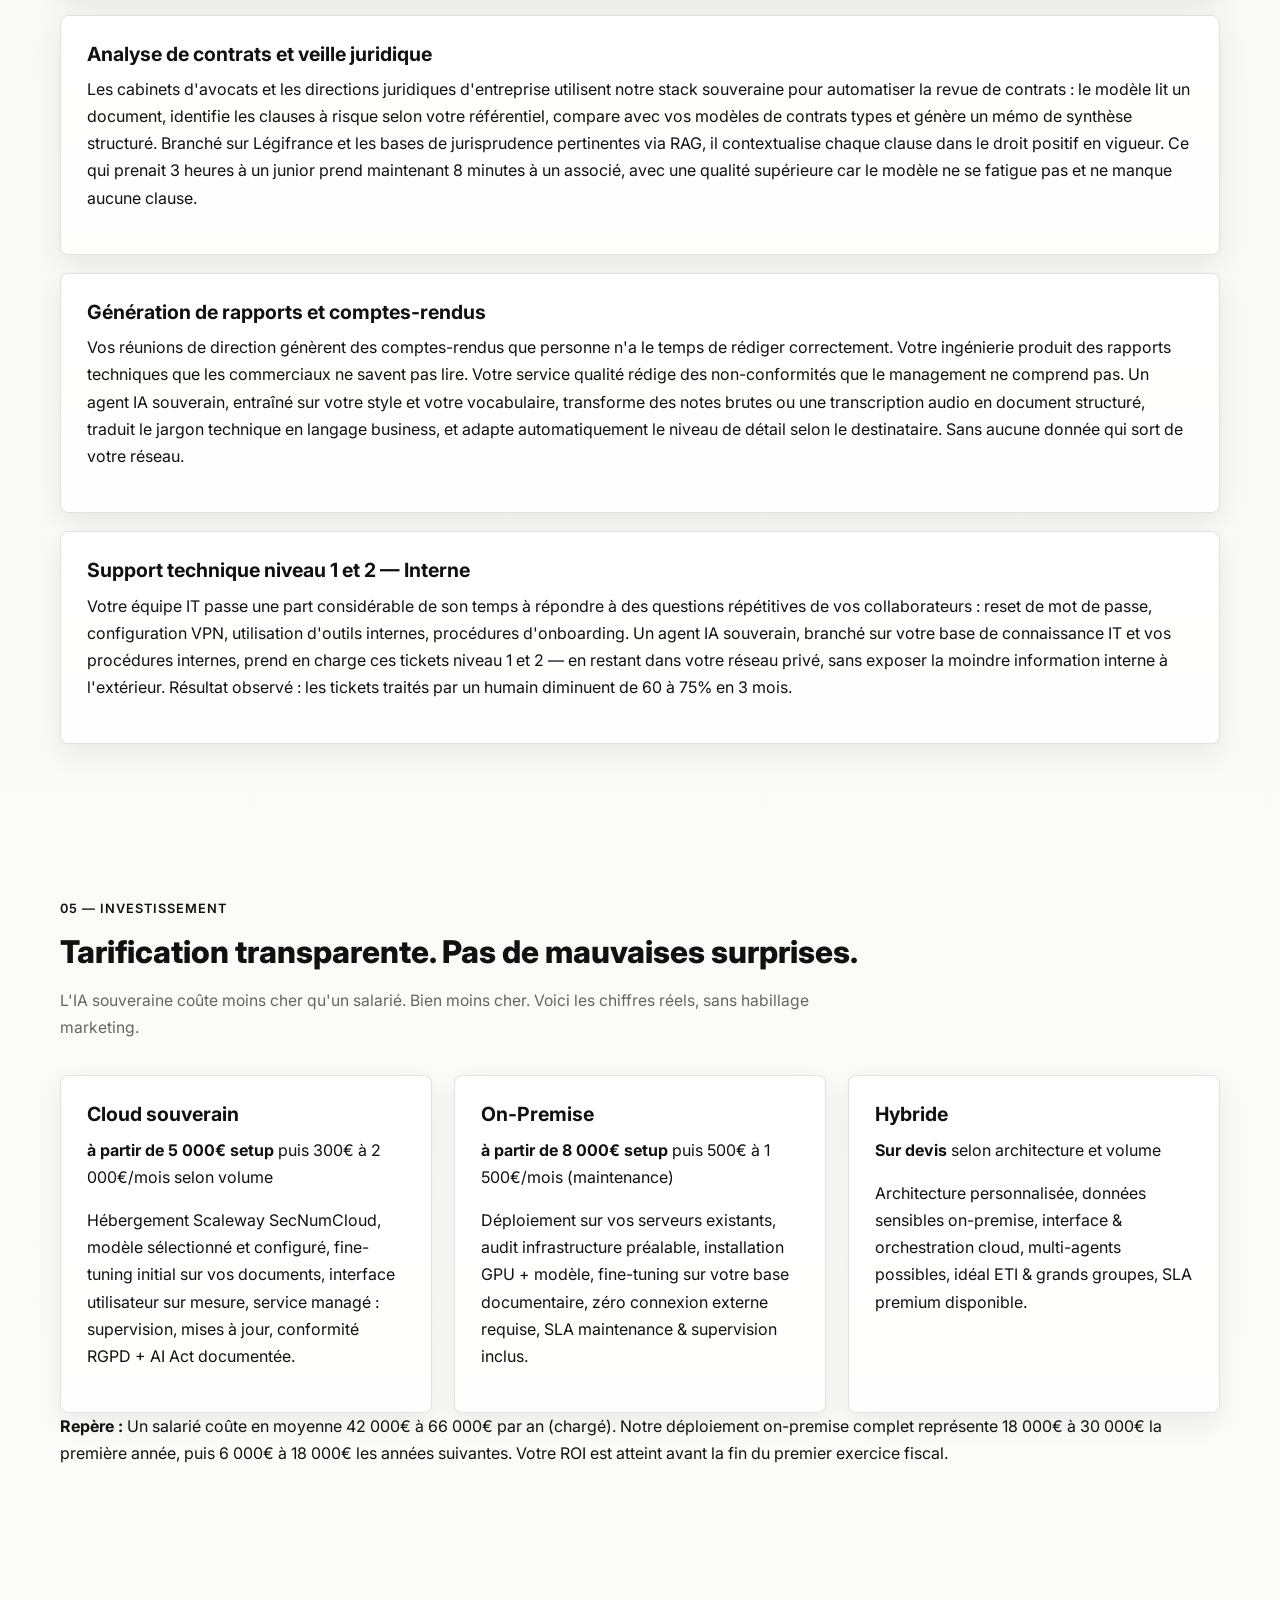
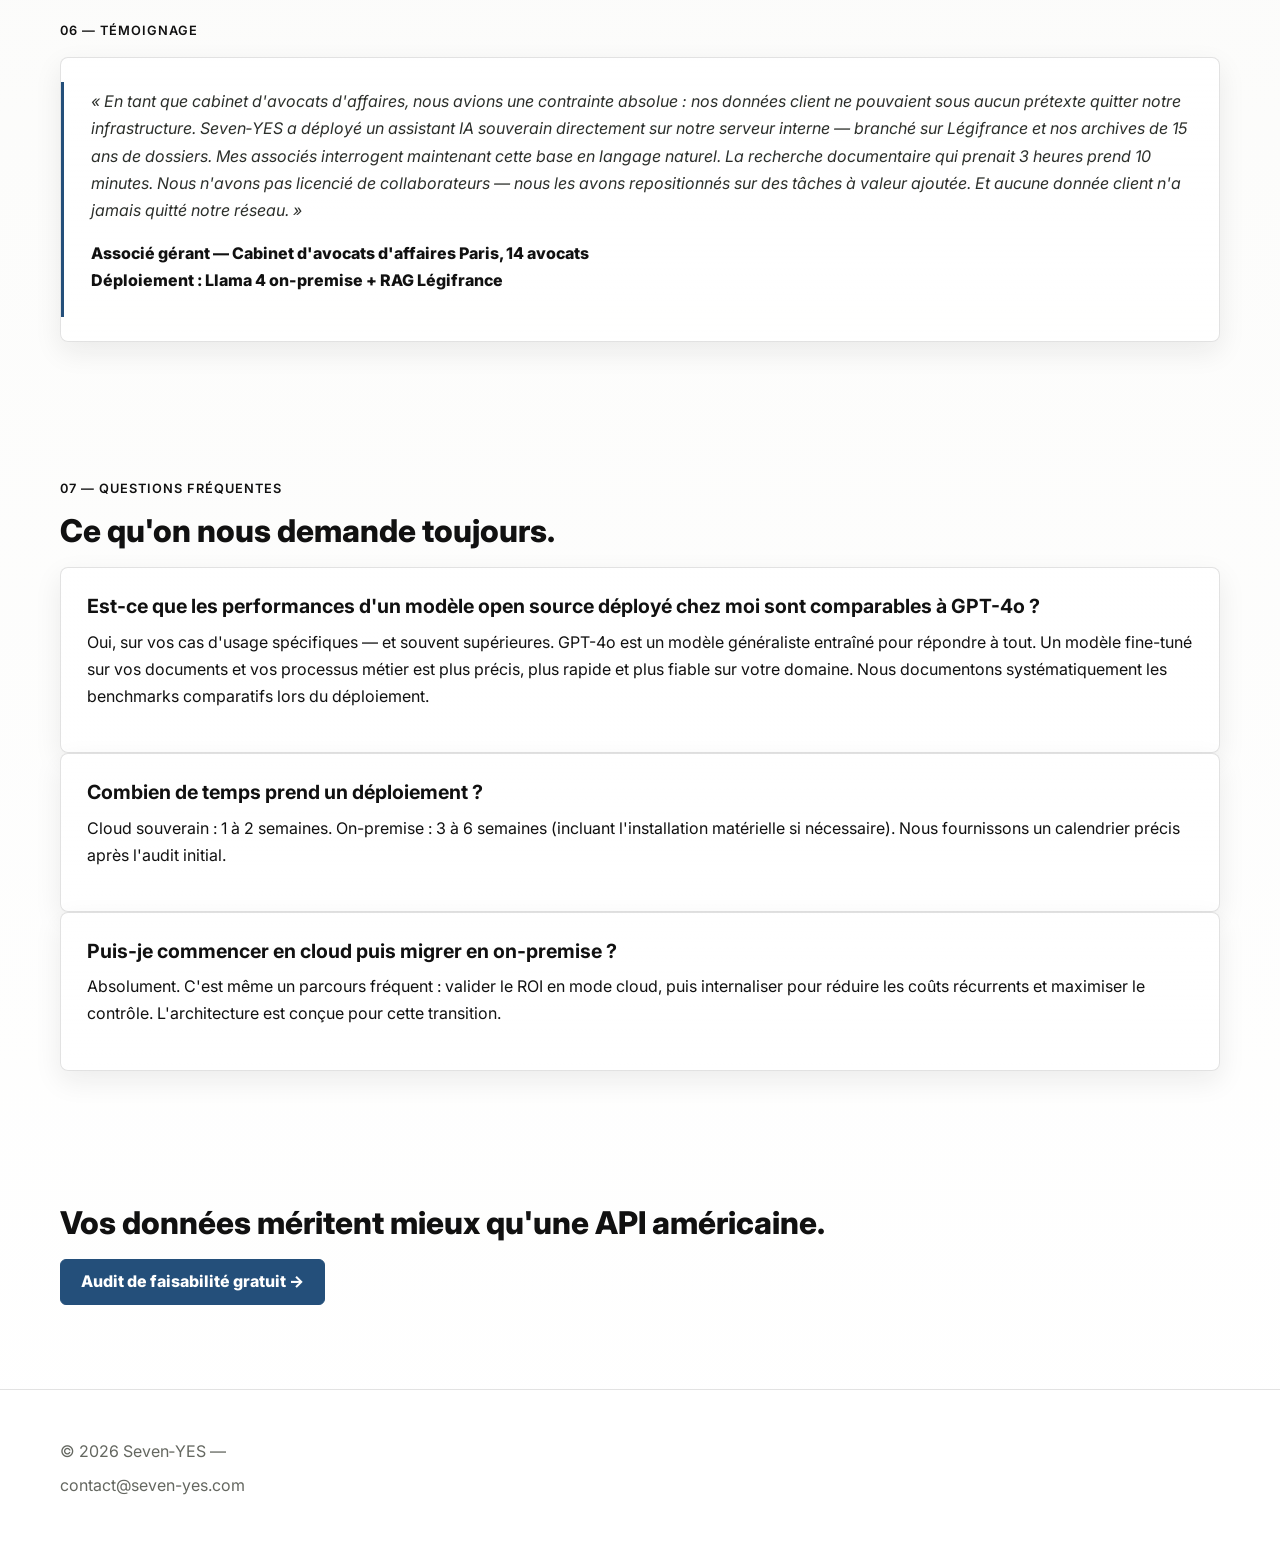
<file: ia-souveraine.html>
<!DOCTYPE html>
<html lang="fr">
<head>
<meta charset="UTF-8">
<meta name="viewport" content="width=device-width, initial-scale=1.0">
<title>IA Souveraine &amp; Privée pour PME | Déploiement LLM France | Seven‑YES</title>
<meta name="description" content="Déploiement de Mistral AI, Llama, Cohere sur vos serveurs ou cloud SecNumCloud. Zéro donnée ne quitte votre infrastructure. Conformité RGPD et AI Act.">
<link rel="stylesheet" href="style.css">
</head>
<body>

<header>
  <div class="container">
    <nav>
      <a href="index.html" class="logo">Seven<span>-YES</span></a>
      <button class="menu-toggle" aria-label="Menu" style="background:none;border:none;font-size:1.5rem;cursor:pointer;display:none;">☰</button>
      <ul class="nav-links">
        <li><a href="index.html">Accueil</a></li>
        <li><a href="ia-souveraine.html">IA Souveraine</a></li>
        <li><a href="agentforce.html">Agentforce</a></li>
        <li><a href="employes-ia.html">Employés IA</a></li>
        <li><a href="conformite.html">Conformité</a></li>
        <li><a href="cas-clients.html">Cas clients</a></li>
        <li><a href="formation.html">Formation</a></li>
        <li><a href="contact.html" class="btn-contact">Contact</a></li>
      </ul>
    </nav>
  </div>
</header>

<main>
  <section class="hero">
    <div class="container">
      <p class="breadcrumb"><a href="index.html">Accueil</a> › IA Souveraine &amp; Privée</p>
      <p style="font-weight:600;text-transform:uppercase;font-size:0.8rem;letter-spacing:1px;">IA Souveraine — Cloud français &amp; On-Premise</p>
      <h1>Vos données. Vos serveurs.<br>Votre modèle.</h1>
      <p>Aucune donnée ne transite par une API tierce. Nous déployons Mistral AI, Cohere Command R+, Llama 4 ou Falcon 3 directement dans votre infrastructure ou sur un cloud français certifié SecNumCloud. Conformité RGPD et AI Act par construction, sans compromis.</p>
      <p><a href="contact.html" class="btn">Audit de faisabilité gratuit →</a> &nbsp; <a href="#notre-stack" style="color:var(--text);">Nos modèles ↓</a></p>
    </div>
  </section>

  <!-- Stats -->
  <div class="trust-bar">
    <div class="trust-item"><div class="num">0</div><div class="label">Données envoyées à un serveur non-souverain</div></div>
    <div class="trust-item"><div class="num">100%</div><div class="label">Hébergement France ou Europe — cloud SecNumCloud ANSSI</div></div>
    <div class="trust-item"><div class="num">4%</div><div class="label">Du CA mondial : amende max RGPD pour transfert illicite de données</div></div>
    <div class="trust-item"><div class="num">2 août<br>2026</div><div class="label">Date d'entrée en vigueur de l'AI Act pour les systèmes à risque élevé</div></div>
  </div>

  <!-- Contexte -->
  <section>
    <div class="container">
      <p style="font-weight:600;text-transform:uppercase;font-size:0.8rem;letter-spacing:1px;">01 — Le contexte</p>
      <h2 class="section-title">L'IA souveraine n'est plus un luxe.<br>C'est une nécessité stratégique.</h2>
      <p>Quand vous envoyez un prompt à ChatGPT, Gemini ou Claude, vos données transitent par des serveurs américains soumis au Cloud Act. Cette loi fédérale américaine de 2018 autorise les autorités des États-Unis à accéder aux données stockées par des entreprises américaines — même si ces données sont physiquement hébergées en Europe. OpenAI, Google et Microsoft sont des entreprises américaines. Leurs clauses de confidentialité, aussi rassurantes qu'elles puissent paraître, ne les protègent pas de cette obligation légale.</p>
      <p>Pour un cabinet d'avocats, une direction financière, un département RH, une entreprise industrielle avec du savoir-faire propriétaire, cette situation est juridiquement intenable. Vos documents de stratégie, vos données de paie, vos contrats, vos données client — tout cela ne peut pas voyager sur des réseaux dont vous n'êtes pas maître.</p>
      <p>L'IA souveraine résout ce problème à la racine. Le modèle d'intelligence artificielle tourne sur votre infrastructure, dans vos locaux ou chez un cloud provider français certifié SecNumCloud par l'ANSSI. Aucun appel à une API externe. Aucune donnée ne sort de votre périmètre de contrôle. Le modèle ne "connaît" que ce que vous avez choisi de lui montrer.</p>
      <p>Au-delà de la conformité, l'IA souveraine offre un avantage compétitif durable : un modèle fine-tuné sur votre documentation interne devient progressivement un actif stratégique à part entière — une expertise capitalisée, documentée, interrogeable en langage naturel, disponible 24h/24 et sans turn-over.</p>
      <div class="highlight-box">
        <p><strong>⚠️ Cloud Act &amp; RGPD :</strong> Utiliser ChatGPT pour traiter des données personnelles de clients ou d'employés sans DPA conforme constitue un transfert illicite hors UE. La CNIL peut prononcer des amendes allant jusqu'à 4% du chiffre d'affaires mondial ou 20 M€. Plusieurs mises en demeure ont déjà été envoyées à des entreprises françaises en 2025.</p>
      </div>
      <p><strong>Notre approche :</strong> Chaque déploiement Seven‑YES part d'une revue de vos données, de leur sensibilité réglementaire et de votre exposition juridique. Nous ne déployons pas avant de comprendre ce que vous protégez.</p>
    </div>
  </section>

  <!-- Stack -->
  <section id="notre-stack">
    <div class="container">
      <p style="font-weight:600;text-transform:uppercase;font-size:0.8rem;letter-spacing:1px;">02 — Notre stack</p>
      <h2 class="section-title">Les modèles que nous déployons — et pourquoi nous les choisissons.</h2>
      <p class="section-subtitle">Il n'existe pas un seul bon modèle. Il existe le bon modèle pour votre cas d'usage, votre infrastructure, vos contraintes de latence et votre budget. Voici notre sélection, et la logique qui guide nos recommandations.</p>

      <div class="content-block">
        <p style="font-weight:600;text-transform:uppercase;font-size:0.7rem;letter-spacing:1px;">Modèle 01</p>
        <h3>Mistral AI — Le champion souverain européen</h3>
        <p>Mistral AI est une startup française fondée à Paris en 2023, aujourd'hui valorisée à plusieurs milliards d'euros, qui produit certains des meilleurs modèles open source au monde. Nous déployons principalement Mistral Large pour les tâches complexes (analyse de contrats, rédaction, raisonnement juridique) et Mistral Small pour les applications à fort volume et faible latence (classification, extraction d'entités, résumé).</p>
        <p>Mistral est notre recommandation par défaut pour les entreprises françaises pour trois raisons : performances comparables à GPT-4o sur les tâches en français, maîtrise totale des poids du modèle (vous pouvez l'exécuter hors ligne), et disponibilité native sur Scaleway — cloud français certifié SecNumCloud — ce qui simplifie considérablement le déploiement souverain. Mistral peut aussi être fine-tuné sur vos données propriétaires pour atteindre des performances supérieures à n'importe quel modèle généraliste sur votre domaine spécifique.</p>
        <p>Mistral AI est français, fondé à Paris. Ses modèles sont disponibles sur Scaleway (cloud SecNumCloud). Votre IA reste en France, sous droit français.</p>
      </div>

      <div class="content-block">
        <p style="font-weight:600;text-transform:uppercase;font-size:0.7rem;letter-spacing:1px;">Modèle 02</p>
        <h3>Cohere Command R+ — Le maître du RAG souverain</h3>
        <p>Cohere est le leader mondial de l'IA RAG (Retrieval-Augmented Generation) déployée en mode souverain. Command R+ est conçu spécifiquement pour le cas d'usage le plus fréquent en entreprise : l'interrogation de bases documentaires volumineuses. Si votre besoin est de permettre à vos équipes d'interroger en langage naturel des milliers de documents internes — contrats, procédures, documentation technique, emails archivés — Cohere Command R+ est notre recommandation première.</p>
        <p>Il supporte nativement 23 langues, ce qui le rend particulièrement adapté aux entreprises avec des équipes internationales. Son architecture est optimisée pour le déploiement on-premise ou en VPC privé, avec une API compatible avec les standards d'entreprise. La précision de citation (il indique exactement d'où vient chaque information dans votre base documentaire) le rend particulièrement fiable pour les contextes où la traçabilité des sources est obligatoire — juridique, finance, santé.</p>
        <p><strong>23 langues</strong> supportées nativement par Cohere Command R+. Idéal pour les entreprises françaises avec des filiales ou clients internationaux.</p>
      </div>

      <div class="content-block">
        <p style="font-weight:600;text-transform:uppercase;font-size:0.7rem;letter-spacing:1px;">Modèle 03</p>
        <h3>Llama 4 (Meta) — Open weights, contrôle total</h3>
        <p>Meta a publié les poids de Llama 4 en open source, ce qui signifie que vous pouvez en prendre possession complète : télécharger les fichiers, les exécuter sur vos propres GPUs, les modifier, les fine-tuner sans aucune restriction contractuelle avec Meta. C'est le choix ultime pour les entreprises qui veulent un contrôle absolu sur leur infrastructure IA.</p>
        <p>Llama 4 atteint des performances comparables aux meilleurs modèles propriétaires sur la plupart des benchmarks. Nos ingénieurs l'ont déployé avec succès dans des environnements sans aucune connexion internet (air-gapped), notamment pour des clients dans les secteurs de la défense, de la santé et des infrastructures critiques. Si votre secteur interdit par nature toute connexion externe, Llama est la seule solution viable.</p>
        <p><strong>0 dépendance</strong> à Meta pour faire fonctionner Llama 4. Une fois les poids téléchargés, votre modèle tourne de façon totalement autonome, hors ligne.</p>
      </div>
    </div>
  </section>

  <!-- Déploiement -->
  <section>
    <div class="container">
      <p style="font-weight:600;text-transform:uppercase;font-size:0.8rem;letter-spacing:1px;">03 — Déploiement</p>
      <h2 class="section-title">Trois architectures. Une exigence : vos données ne bougent pas.</h2>

      <div class="content-block">
        <h3>A — Sur vos serveurs (On-Premise)</h3>
        <p>Nos ingénieurs installent le modèle directement sur vos serveurs GPU existants ou sur du matériel que nous dimensionnons avec vous. Aucune connexion externe n'est requise après l'installation. Vous obtenez le maximum de contrôle, une latence minimale et une indépendance totale. Ce mode est obligatoire pour les secteurs très régulés (défense, santé de niveau HDS, nucléaire). L'investissement initial couvre le matériel (si nécessaire), l'installation, le fine-tuning sur vos données et les tests de validation. Le coût d'exploitation mensuel se réduit ensuite aux coûts énergétiques et à notre service de maintenance.</p>
      </div>

      <div class="content-block">
        <h3>B — Cloud français SecNumCloud (Scaleway / OVHcloud / Outscale)</h3>
        <p>Nous déployons le modèle dans votre espace privé virtuel (VPC) chez Scaleway, certifié SecNumCloud par l'ANSSI. Scaleway est une entreprise française dont les datacenters sont en France, soumis exclusivement au droit français et européen. Cette architecture offre l'élasticité du cloud (vous pouvez monter en charge en quelques minutes) tout en garantissant que vos données ne quittent jamais le territoire national. C'est le mode recommandé pour 80% de nos clients PME : excellent rapport performance/coût, déploiement en 1 à 2 semaines, sans investissement matériel.</p>
      </div>

      <div class="content-block">
        <h3>C — Mode hybride — Modèle on-premise, orchestration cloud</h3>
        <p>Architecture avancée dans laquelle le modèle LLM tourne sur votre infrastructure (pour les inférences sur données sensibles) tandis que l'orchestration, le monitoring et les interfaces utilisateurs sont hébergées dans le cloud. Cela permet de combiner la sécurité maximale des données sensibles avec la flexibilité du cloud pour les couches applicatives. Recommandé pour les grandes PME et ETI avec des données de sensibilité variable selon les services.</p>
      </div>
    </div>
  </section>

  <!-- Applications -->
  <section>
    <div class="container">
      <p style="font-weight:600;text-transform:uppercase;font-size:0.8rem;letter-spacing:1px;">04 — Applications</p>
      <h2 class="section-title">Ce qu'on fait concrètement avec votre IA souveraine.</h2>
      <p class="section-subtitle">Le déploiement du modèle est un point de départ, pas une finalité. Voici les applications les plus fréquentes que nous construisons au-dessus de votre infrastructure IA souveraine.</p>

      <div class="content-block">
        <h3>Assistant interne entreprise — La base documentaire qui répond</h3>
        <p>Vos équipes RH, techniques, commerciales et juridiques passent en moyenne 2,5 heures par jour à chercher des informations dans des documents internes dispersés (SharePoint, emails, dossiers réseau, ERP). Un assistant IA souverain branché sur votre base documentaire via RAG permet d'interroger l'ensemble de cette connaissance en langage naturel, avec citation des sources. Un commercial peut demander "Quelles sont nos conditions de garantie pour les clients du secteur automobile ?" et obtenir la bonne réponse en 3 secondes, extraite du bon contrat, avec le numéro de clause. Le gain de productivité documenté est de 1,5 à 2 heures par collaborateur et par jour.</p>
      </div>

      <div class="content-block">
        <h3>Analyse de contrats et veille juridique</h3>
        <p>Les cabinets d'avocats et les directions juridiques d'entreprise utilisent notre stack souveraine pour automatiser la revue de contrats : le modèle lit un document, identifie les clauses à risque selon votre référentiel, compare avec vos modèles de contrats types et génère un mémo de synthèse structuré. Branché sur Légifrance et les bases de jurisprudence pertinentes via RAG, il contextualise chaque clause dans le droit positif en vigueur. Ce qui prenait 3 heures à un junior prend maintenant 8 minutes à un associé, avec une qualité supérieure car le modèle ne se fatigue pas et ne manque aucune clause.</p>
      </div>

      <div class="content-block">
        <h3>Génération de rapports et comptes-rendus</h3>
        <p>Vos réunions de direction génèrent des comptes-rendus que personne n'a le temps de rédiger correctement. Votre ingénierie produit des rapports techniques que les commerciaux ne savent pas lire. Votre service qualité rédige des non-conformités que le management ne comprend pas. Un agent IA souverain, entraîné sur votre style et votre vocabulaire, transforme des notes brutes ou une transcription audio en document structuré, traduit le jargon technique en langage business, et adapte automatiquement le niveau de détail selon le destinataire. Sans aucune donnée qui sort de votre réseau.</p>
      </div>

      <div class="content-block">
        <h3>Support technique niveau 1 et 2 — Interne</h3>
        <p>Votre équipe IT passe une part considérable de son temps à répondre à des questions répétitives de vos collaborateurs : reset de mot de passe, configuration VPN, utilisation d'outils internes, procédures d'onboarding. Un agent IA souverain, branché sur votre base de connaissance IT et vos procédures internes, prend en charge ces tickets niveau 1 et 2 — en restant dans votre réseau privé, sans exposer la moindre information interne à l'extérieur. Résultat observé : les tickets traités par un humain diminuent de 60 à 75% en 3 mois.</p>
      </div>
    </div>
  </section>

  <!-- Tarification -->
  <section>
    <div class="container">
      <p style="font-weight:600;text-transform:uppercase;font-size:0.8rem;letter-spacing:1px;">05 — Investissement</p>
      <h2 class="section-title">Tarification transparente. Pas de mauvaises surprises.</h2>
      <p class="section-subtitle">L'IA souveraine coûte moins cher qu'un salarié. Bien moins cher. Voici les chiffres réels, sans habillage marketing.</p>

      <div class="pricing-grid">
        <div class="pricing-card">
          <h4>Cloud souverain</h4>
          <p><strong>à partir de 5 000€ setup</strong> puis 300€ à 2 000€/mois selon volume</p>
          <p>Hébergement Scaleway SecNumCloud, modèle sélectionné et configuré, fine-tuning initial sur vos documents, interface utilisateur sur mesure, service managé : supervision, mises à jour, conformité RGPD + AI Act documentée.</p>
        </div>
        <div class="pricing-card">
          <h4>On-Premise</h4>
          <p><strong>à partir de 8 000€ setup</strong> puis 500€ à 1 500€/mois (maintenance)</p>
          <p>Déploiement sur vos serveurs existants, audit infrastructure préalable, installation GPU + modèle, fine-tuning sur votre base documentaire, zéro connexion externe requise, SLA maintenance & supervision inclus.</p>
        </div>
        <div class="pricing-card">
          <h4>Hybride</h4>
          <p><strong>Sur devis</strong> selon architecture et volume</p>
          <p>Architecture personnalisée, données sensibles on-premise, interface & orchestration cloud, multi-agents possibles, idéal ETI & grands groupes, SLA premium disponible.</p>
        </div>
      </div>

      <p><strong>Repère :</strong> Un salarié coûte en moyenne 42 000€ à 66 000€ par an (chargé). Notre déploiement on-premise complet représente 18 000€ à 30 000€ la première année, puis 6 000€ à 18 000€ les années suivantes. Votre ROI est atteint avant la fin du premier exercice fiscal.</p>
    </div>
  </section>

  <!-- Témoignage -->
  <section>
    <div class="container">
      <p style="font-weight:600;text-transform:uppercase;font-size:0.8rem;letter-spacing:1px;">06 — Témoignage</p>
      <div class="testimonial">
        <p>« En tant que cabinet d'avocats d'affaires, nous avions une contrainte absolue : nos données client ne pouvaient sous aucun prétexte quitter notre infrastructure. Seven‑YES a déployé un assistant IA souverain directement sur notre serveur interne — branché sur Légifrance et nos archives de 15 ans de dossiers. Mes associés interrogent maintenant cette base en langage naturel. La recherche documentaire qui prenait 3 heures prend 10 minutes. Nous n'avons pas licencié de collaborateurs — nous les avons repositionnés sur des tâches à valeur ajoutée. Et aucune donnée client n'a jamais quitté notre réseau. »</p>
        <p class="author">Associé gérant — Cabinet d'avocats d'affaires Paris, 14 avocats<br>Déploiement : Llama 4 on-premise + RAG Légifrance</p>
      </div>
    </div>
  </section>

  <!-- FAQ -->
  <section>
    <div class="container">
      <p style="font-weight:600;text-transform:uppercase;font-size:0.8rem;letter-spacing:1px;">07 — Questions fréquentes</p>
      <h2 class="section-title">Ce qu'on nous demande toujours.</h2>

      <div class="faq-item">
        <h4>Est-ce que les performances d'un modèle open source déployé chez moi sont comparables à GPT-4o ?</h4>
        <p>Oui, sur vos cas d'usage spécifiques — et souvent supérieures. GPT-4o est un modèle généraliste entraîné pour répondre à tout. Un modèle fine-tuné sur vos documents et vos processus métier est plus précis, plus rapide et plus fiable sur votre domaine. Nous documentons systématiquement les benchmarks comparatifs lors du déploiement.</p>
      </div>

      <div class="faq-item">
        <h4>Combien de temps prend un déploiement ?</h4>
        <p>Cloud souverain : 1 à 2 semaines. On-premise : 3 à 6 semaines (incluant l'installation matérielle si nécessaire). Nous fournissons un calendrier précis après l'audit initial.</p>
      </div>

      <div class="faq-item">
        <h4>Puis-je commencer en cloud puis migrer en on-premise ?</h4>
        <p>Absolument. C'est même un parcours fréquent : valider le ROI en mode cloud, puis internaliser pour réduire les coûts récurrents et maximiser le contrôle. L'architecture est conçue pour cette transition.</p>
      </div>
    </div>
  </section>

  <!-- CTA -->
  <section>
    <div class="container">
      <h2 class="section-title">Vos données méritent mieux qu'une API américaine.</h2>
      <p><a href="contact.html" class="btn">Audit de faisabilité gratuit →</a></p>
    </div>
  </section>
</main>

<footer>
  <div class="container">
    <p>© 2026 Seven‑YES — <a href="contact.html">contact@seven-yes.com</a></p>
  </div>
</footer>

<script src="script.js"></script>
</body>
</html>
</file>
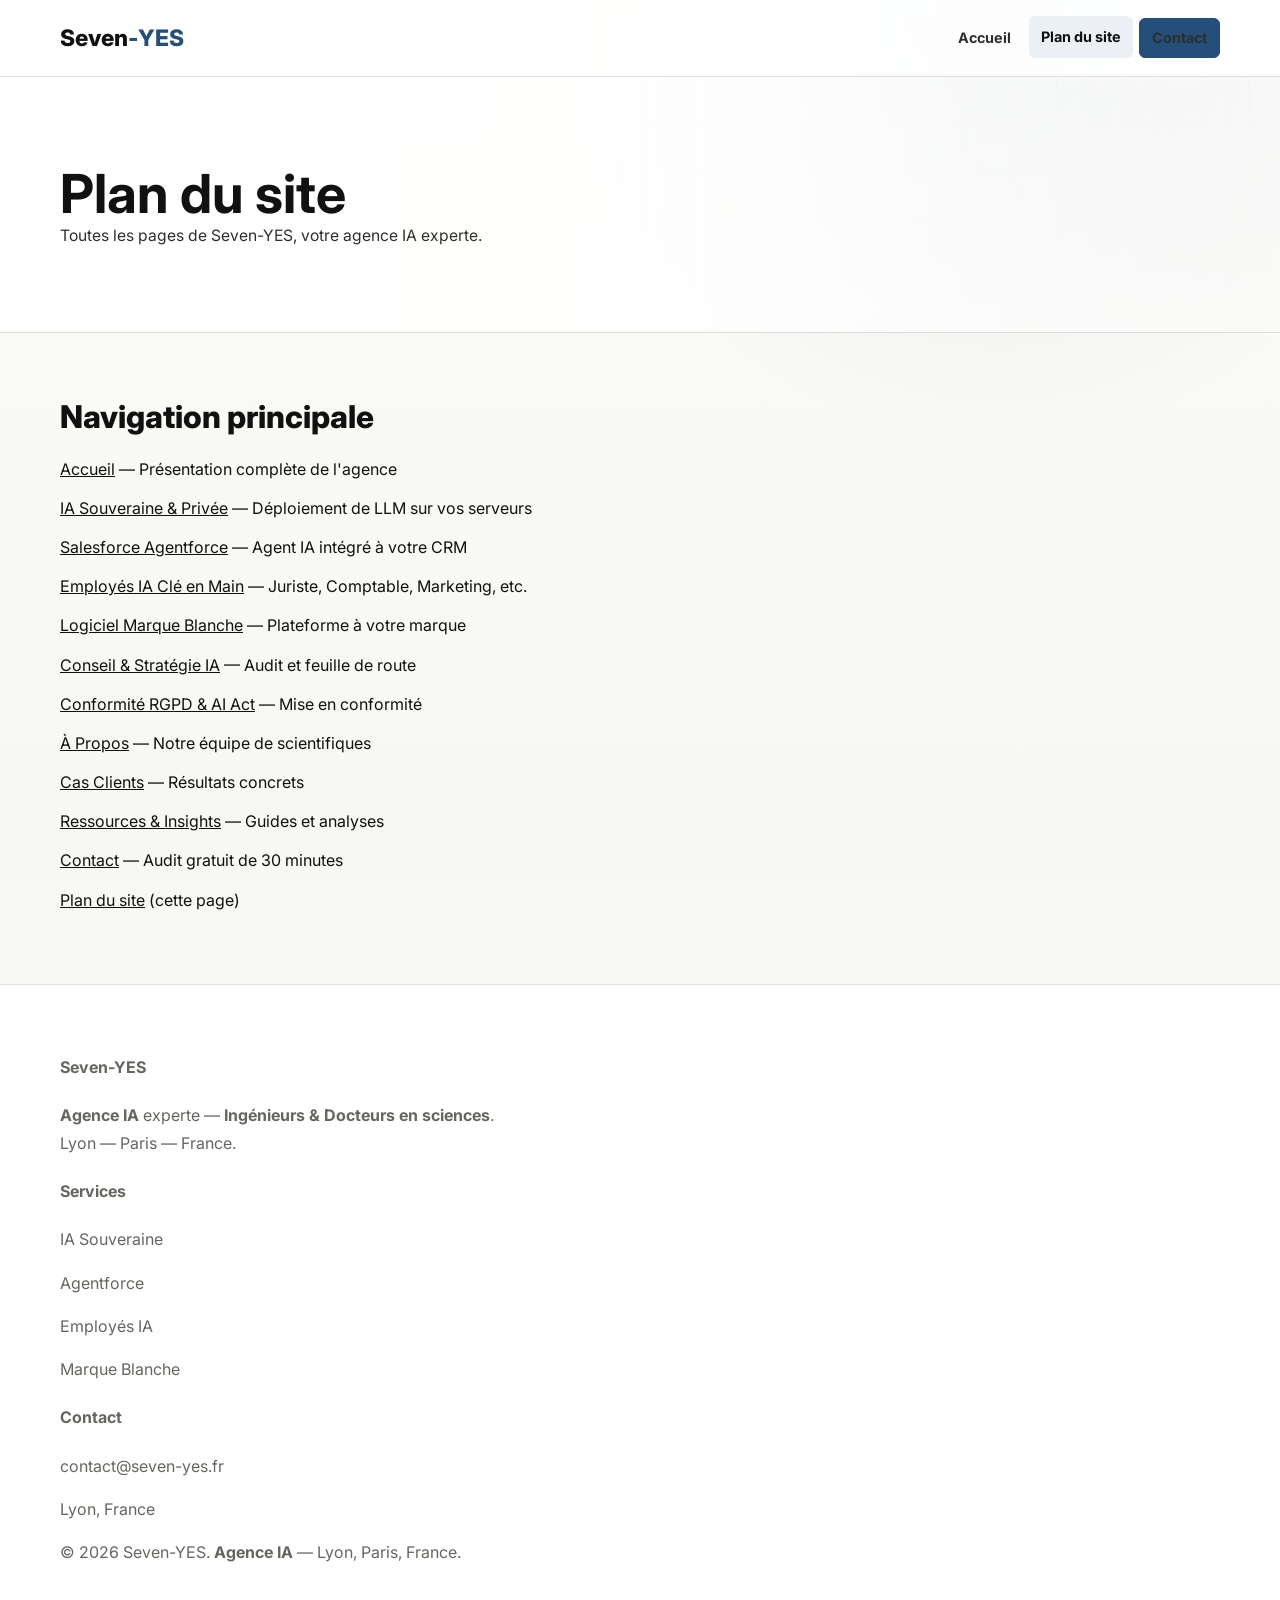
<file: plan-du-site.html>
<!DOCTYPE html>
<html lang="fr">
<head>
    <meta charset="UTF-8">
    <meta name="viewport" content="width=device-width, initial-scale=1.0">
    <title>Plan du Site | Seven-YES | Agence IA</title>
    <meta name="description" content="Plan du site Seven-YES. Accédez à toutes nos pages : IA souveraine, Agentforce, Employés IA, Marque Blanche, Conseil, Conformité, Cas Clients, Blog, Contact.">
    <link rel="stylesheet" href="style.css">
</head>
<body>
    <header>
        <div class="container">
            <nav>
                <div class="logo">Seven<span>-YES</span></div>
                <div class="nav-links">
                    <a href="index.html">Accueil</a>
                    <a href="plan-du-site.html" class="active">Plan du site</a>
                    <a href="contact.html" class="btn btn-primary">Contact</a>
                </div>
            </nav>
        </div>
    </header>

    <section class="hero">
        <div class="container">
            <h1><strong>Plan du site</strong></h1>
            <p>Toutes les pages de Seven-YES, votre agence IA experte.</p>
        </div>
    </section>

    <section>
        <div class="container">
            <h2 class="section-title">Navigation principale</h2>
            <ul style="list-style-type:none; padding:0; line-height:2;">
                <li><a href="index.html">Accueil</a> — Présentation complète de l'agence</li>
                <li><a href="ia-souveraine.html">IA Souveraine &amp; Privée</a> — Déploiement de LLM sur vos serveurs</li>
                <li><a href="agentforce.html">Salesforce Agentforce</a> — Agent IA intégré à votre CRM</li>
                <li><a href="employes-ia.html">Employés IA Clé en Main</a> — Juriste, Comptable, Marketing, etc.</li>
                <li><a href="logiciel-marque-blanche.html">Logiciel Marque Blanche</a> — Plateforme à votre marque</li>
                <li><a href="conseil-strategie.html">Conseil &amp; Stratégie IA</a> — Audit et feuille de route</li>
                <li><a href="conformite.html">Conformité RGPD &amp; AI Act</a> — Mise en conformité</li>
                <li><a href="a-propos.html">À Propos</a> — Notre équipe de scientifiques</li>
                <li><a href="cas-clients.html">Cas Clients</a> — Résultats concrets</li>
                <li><a href="blog.html">Ressources &amp; Insights</a> — Guides et analyses</li>
                <li><a href="contact.html">Contact</a> — Audit gratuit de 30 minutes</li>
                <li><a href="plan-du-site.html">Plan du site</a> (cette page)</li>
            </ul>
        </div>
    </section>

    <footer>
        <div class="container">
            <div>
                <h4>Seven-YES</h4>
                <p><strong>Agence IA</strong> experte — <strong>Ingénieurs &amp; Docteurs en sciences</strong>.<br>Lyon — Paris — France.</p>
            </div>
            <div>
                <h4>Services</h4>
                <p><a href="ia-souveraine.html">IA Souveraine</a></p>
                <p><a href="agentforce.html">Agentforce</a></p>
                <p><a href="employes-ia.html">Employés IA</a></p>
                <p><a href="logiciel-marque-blanche.html">Marque Blanche</a></p>
            </div>
            <div>
                <h4>Contact</h4>
                <p>contact@seven-yes.fr</p>
                <p>Lyon, France</p>
            </div>
        </div>
        <div class="container bottom">
            <p>© 2026 Seven-YES. <strong>Agence IA</strong> — Lyon, Paris, France.</p>
        </div>
    </footer>
</body>
</html>
</file>
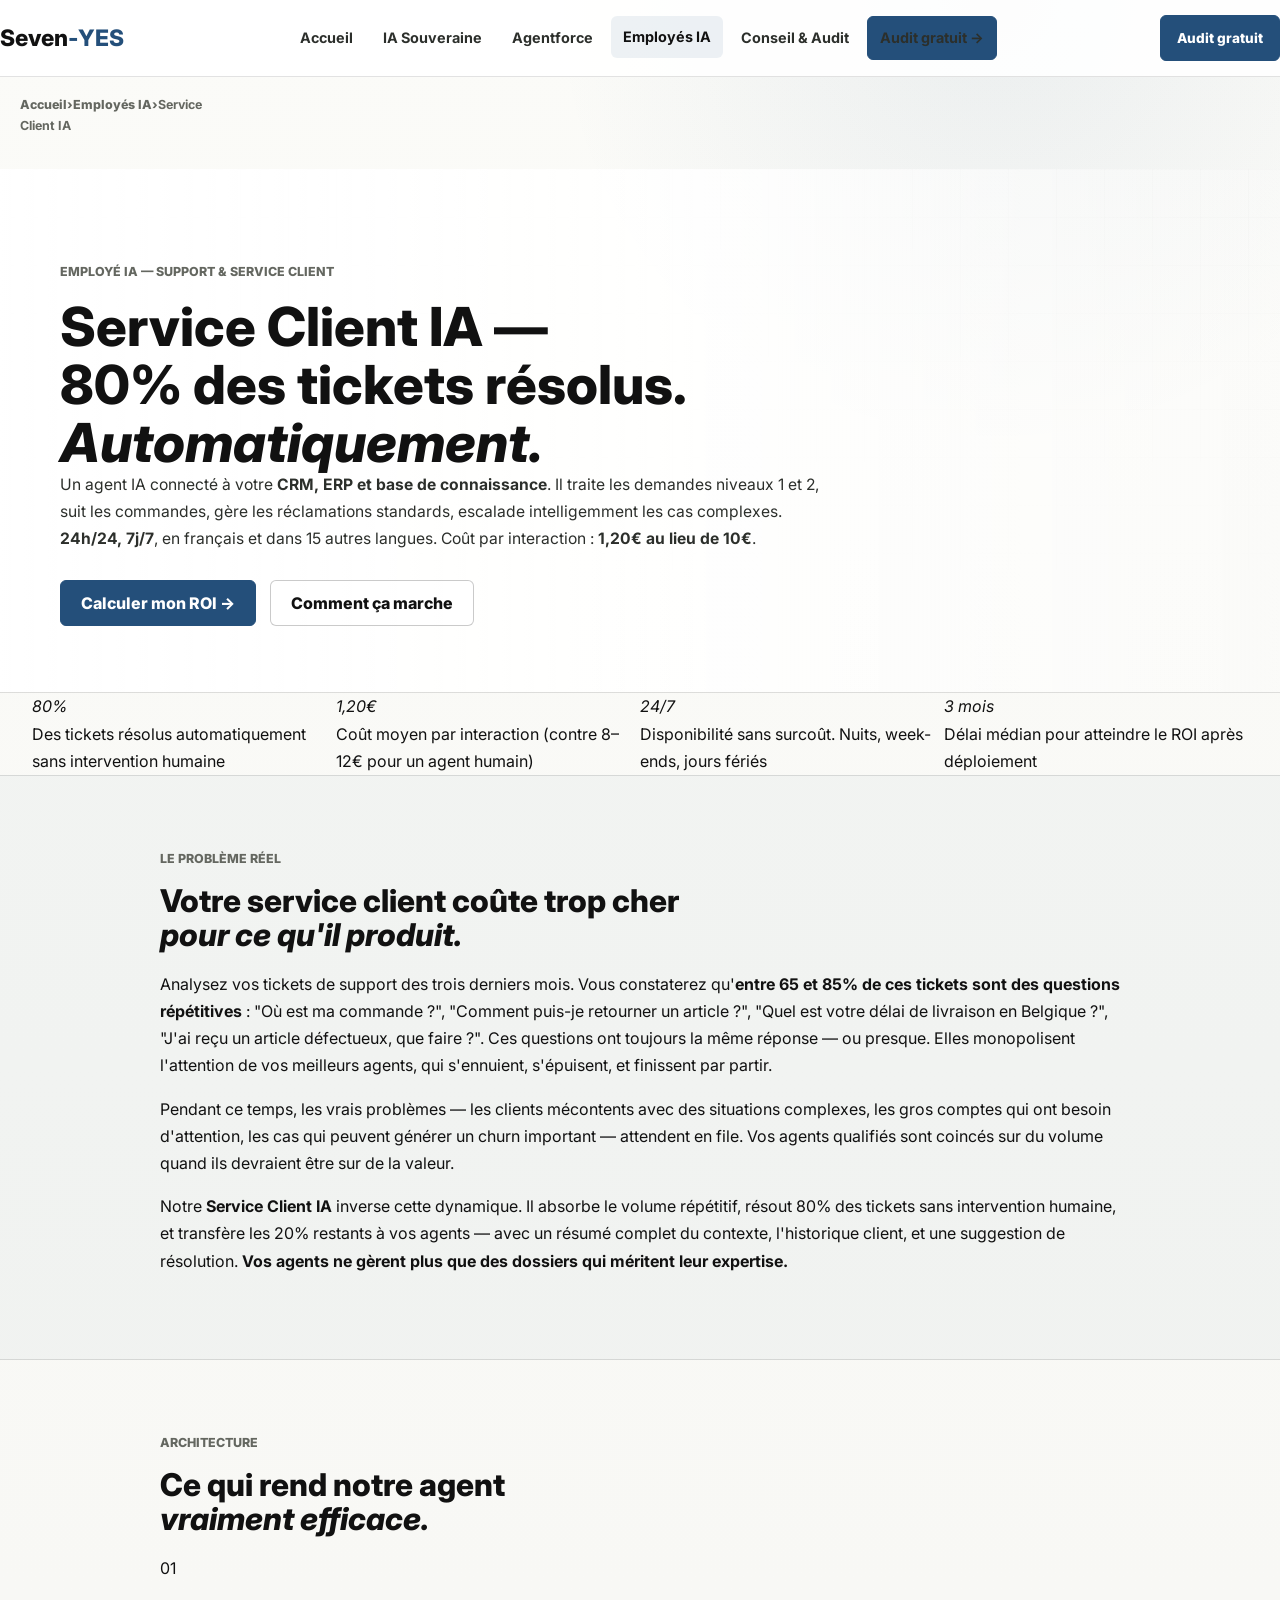
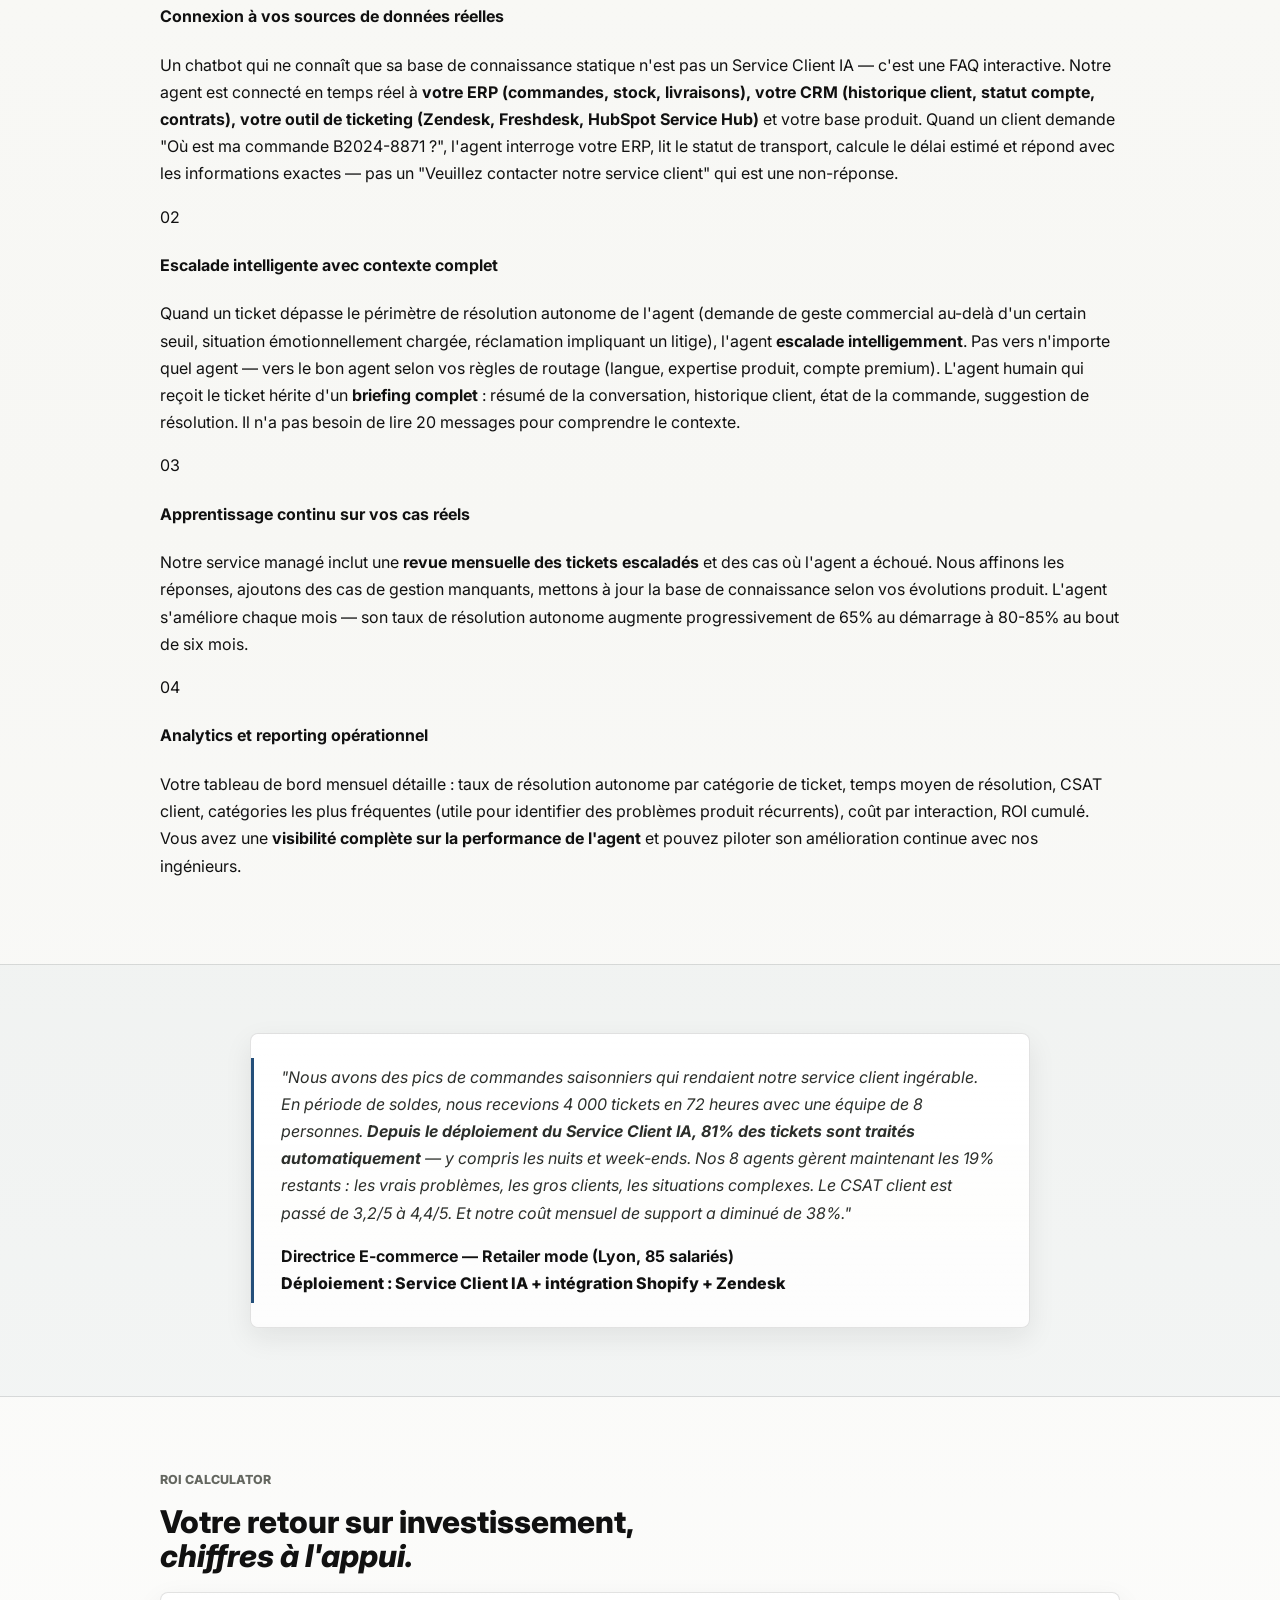
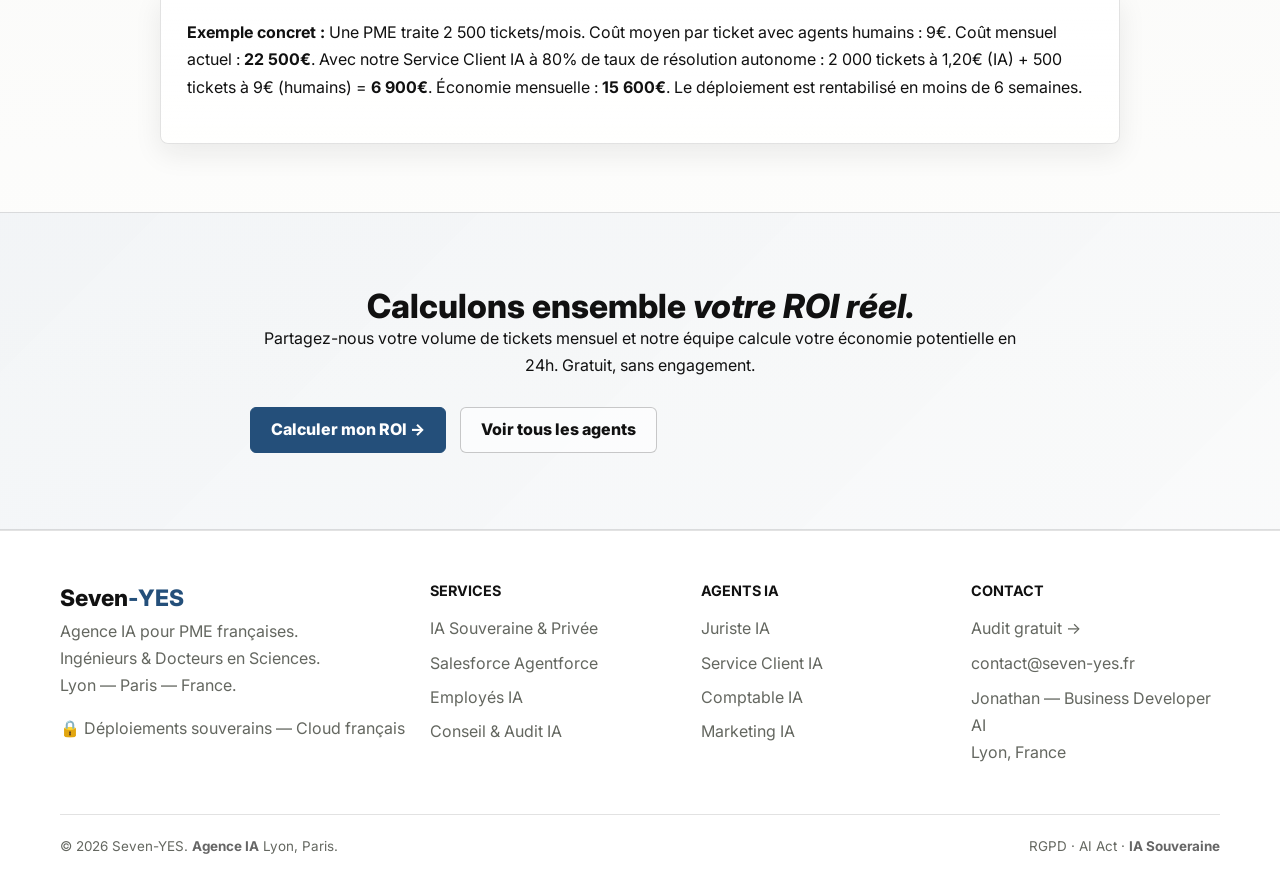
<file: service-client-ia.html>
<!DOCTYPE html>
<html lang="fr">
<head>
  <meta charset="UTF-8">
  <meta name="viewport" content="width=device-width, initial-scale=1.0">
  <title>Service Client IA pour PME | Agent IA Support 24/7 | Seven-YES</title>
  <meta name="description" content="Automatisez 80% de vos tickets de support avec un agent IA connecté à votre CRM. Service client IA disponible 24/7. ROI atteint en moins de 3 mois. Déploiement souverain ou SaaS.">
  <meta name="keywords" content="service client ia, agent ia support, chatbot ia service client, ia ticketing, automatisation service client, agent ia crm, support ia 24h24">
  <link rel="stylesheet" href="style.css">
</head>
<body>
<header><nav>
  <a href="index.html" class="logo">Seven<em>-YES</em></a>
  <div class="nav-links">
    <a href="index.html">Accueil</a><a href="ia-souveraine.html">IA Souveraine</a>
    <a href="agentforce.html">Agentforce</a><a href="employes-ia.html" class="active">Employés IA</a>
    <a href="conseil-ia.html">Conseil & Audit</a><a href="contact.html" class="nav-cta">Audit gratuit →</a>
  </div>
  <a href="contact.html" class="btn btn-red nav-mobile-cta" style="font-size:0.85rem;padding:8px 16px;">Audit gratuit</a>
</nav></header>

<nav class="breadcrumb"><div class="wrap"><a href="index.html">Accueil</a><span>›</span><a href="employes-ia.html">Employés IA</a><span>›</span><strong>Service Client IA</strong></div></nav>

<section class="hero hero--dark">
  <div class="wrap">
    <span class="hero-kicker">Employé IA — Support & Service Client</span>
    <h1>Service Client IA —<br>80% des tickets résolus.<br><em>Automatiquement.</em></h1>
    <p class="lead">Un agent IA connecté à votre <strong>CRM, ERP et base de connaissance</strong>. Il traite les demandes niveaux 1 et 2, suit les commandes, gère les réclamations standards, escalade intelligemment les cas complexes. <strong>24h/24, 7j/7</strong>, en français et dans 15 autres langues. Coût par interaction : <strong>1,20€ au lieu de 10€</strong>.</p>
    <div class="hero-btns">
      <a href="contact.html" class="btn btn-red">Calculer mon ROI →</a>
      <a href="#fonctionnement" class="btn btn-outline-white">Comment ça marche</a>
    </div>
  </div>
</section>

<div class="stat-bar">
  <div style="max-width:var(--max);margin:0 auto;padding:0 32px;display:grid;grid-template-columns:repeat(4,1fr);gap:0;">
    <div class="stat-item"><div class="stat-num"><em>80%</em></div><div class="stat-label">Des tickets résolus automatiquement sans intervention humaine</div></div>
    <div class="stat-item"><div class="stat-num"><em>1,20€</em></div><div class="stat-label">Coût moyen par interaction (contre 8–12€ pour un agent humain)</div></div>
    <div class="stat-item"><div class="stat-num"><em>24/7</em></div><div class="stat-label">Disponibilité sans surcoût. Nuits, week-ends, jours fériés</div></div>
    <div class="stat-item"><div class="stat-num"><em>3 mois</em></div><div class="stat-label">Délai médian pour atteindre le ROI après déploiement</div></div>
  </div>
</div>

<section class="section section--alt">
  <div class="wrap--mid">
    <span class="section-num">Le problème réel</span>
    <h2 class="section-title">Votre service client coûte trop cher<br><em>pour ce qu'il produit.</em></h2>
    <div class="prose">
      <p>Analysez vos tickets de support des trois derniers mois. Vous constaterez qu'<strong>entre 65 et 85% de ces tickets sont des questions répétitives</strong> : "Où est ma commande ?", "Comment puis-je retourner un article ?", "Quel est votre délai de livraison en Belgique ?", "J'ai reçu un article défectueux, que faire ?". Ces questions ont toujours la même réponse — ou presque. Elles monopolisent l'attention de vos meilleurs agents, qui s'ennuient, s'épuisent, et finissent par partir.</p>
      <p>Pendant ce temps, les vrais problèmes — les clients mécontents avec des situations complexes, les gros comptes qui ont besoin d'attention, les cas qui peuvent générer un churn important — attendent en file. Vos agents qualifiés sont coincés sur du volume quand ils devraient être sur de la valeur.</p>
      <p>Notre <strong>Service Client IA</strong> inverse cette dynamique. Il absorbe le volume répétitif, résout 80% des tickets sans intervention humaine, et transfère les 20% restants à vos agents — avec un résumé complet du contexte, l'historique client, et une suggestion de résolution. <strong>Vos agents ne gèrent plus que des dossiers qui méritent leur expertise.</strong></p>
    </div>
  </div>
</section>

<section class="section" id="fonctionnement">
  <div class="wrap--mid">
    <span class="section-num">Architecture</span>
    <h2 class="section-title">Ce qui rend notre agent<br><em>vraiment efficace.</em></h2>
    <div class="steps">
      <div class="step">
        <div class="step-num">01</div>
        <div>
          <h4>Connexion à vos sources de données réelles</h4>
          <p>Un chatbot qui ne connaît que sa base de connaissance statique n'est pas un Service Client IA — c'est une FAQ interactive. Notre agent est connecté en temps réel à <strong>votre ERP (commandes, stock, livraisons), votre CRM (historique client, statut compte, contrats), votre outil de ticketing (Zendesk, Freshdesk, HubSpot Service Hub)</strong> et votre base produit. Quand un client demande "Où est ma commande B2024-8871 ?", l'agent interroge votre ERP, lit le statut de transport, calcule le délai estimé et répond avec les informations exactes — pas un "Veuillez contacter notre service client" qui est une non-réponse.</p>
        </div>
      </div>
      <div class="step">
        <div class="step-num">02</div>
        <div>
          <h4>Escalade intelligente avec contexte complet</h4>
          <p>Quand un ticket dépasse le périmètre de résolution autonome de l'agent (demande de geste commercial au-delà d'un certain seuil, situation émotionnellement chargée, réclamation impliquant un litige), l'agent <strong>escalade intelligemment</strong>. Pas vers n'importe quel agent — vers le bon agent selon vos règles de routage (langue, expertise produit, compte premium). L'agent humain qui reçoit le ticket hérite d'un <strong>briefing complet</strong> : résumé de la conversation, historique client, état de la commande, suggestion de résolution. Il n'a pas besoin de lire 20 messages pour comprendre le contexte.</p>
        </div>
      </div>
      <div class="step">
        <div class="step-num">03</div>
        <div>
          <h4>Apprentissage continu sur vos cas réels</h4>
          <p>Notre service managé inclut une <strong>revue mensuelle des tickets escaladés</strong> et des cas où l'agent a échoué. Nous affinons les réponses, ajoutons des cas de gestion manquants, mettons à jour la base de connaissance selon vos évolutions produit. L'agent s'améliore chaque mois — son taux de résolution autonome augmente progressivement de 65% au démarrage à 80-85% au bout de six mois.</p>
        </div>
      </div>
      <div class="step">
        <div class="step-num">04</div>
        <div>
          <h4>Analytics et reporting opérationnel</h4>
          <p>Votre tableau de bord mensuel détaille : taux de résolution autonome par catégorie de ticket, temps moyen de résolution, CSAT client, catégories les plus fréquentes (utile pour identifier des problèmes produit récurrents), coût par interaction, ROI cumulé. Vous avez une <strong>visibilité complète sur la performance de l'agent</strong> et pouvez piloter son amélioration continue avec nos ingénieurs.</p>
        </div>
      </div>
    </div>
  </div>
</section>

<section class="section section--alt">
  <div class="wrap--narrow">
    <div class="testimonial">
      <p>"Nous avons des pics de commandes saisonniers qui rendaient notre service client ingérable. En période de soldes, nous recevions 4 000 tickets en 72 heures avec une équipe de 8 personnes. <strong>Depuis le déploiement du Service Client IA, 81% des tickets sont traités automatiquement</strong> — y compris les nuits et week-ends. Nos 8 agents gèrent maintenant les 19% restants : les vrais problèmes, les gros clients, les situations complexes. Le CSAT client est passé de 3,2/5 à 4,4/5. Et notre coût mensuel de support a diminué de 38%."</p>
      <div class="author"><strong>Directrice E-commerce — Retailer mode (Lyon, 85 salariés)</strong><br>Déploiement : Service Client IA + intégration Shopify + Zendesk</div>
    </div>
  </div>
</section>

<section class="section">
  <div class="wrap--mid">
    <span class="section-num">ROI Calculator</span>
    <h2 class="section-title">Votre retour sur investissement,<br><em>chiffres à l'appui.</em></h2>
    <div class="highlight-box">
      <p><strong>Exemple concret :</strong> Une PME traite 2 500 tickets/mois. Coût moyen par ticket avec agents humains : 9€. Coût mensuel actuel : <strong>22 500€</strong>. Avec notre Service Client IA à 80% de taux de résolution autonome : 2 000 tickets à 1,20€ (IA) + 500 tickets à 9€ (humains) = <strong>6 900€</strong>. Économie mensuelle : <strong>15 600€</strong>. Le déploiement est rentabilisé en moins de 6 semaines.</p>
    </div>
  </div>
</section>

<div class="cta-band">
  <div class="wrap--narrow">
    <h2>Calculons ensemble <em>votre ROI réel.</em></h2>
    <p>Partagez-nous votre volume de tickets mensuel et notre équipe calcule votre économie potentielle en 24h. Gratuit, sans engagement.</p>
    <div class="btns">
      <a href="contact.html" class="btn btn-red">Calculer mon ROI →</a>
      <a href="employes-ia.html" class="btn btn-outline-white">Voir tous les agents</a>
    </div>
  </div>
</div>

<footer>
  <div class="wrap">
    <div class="footer-grid">
      <div><div class="logo">Seven<em>-YES</em></div><p>Agence IA pour PME françaises.<br>Ingénieurs & Docteurs en Sciences.<br>Lyon — Paris — France.</p><div class="footer-badge">🔒 Déploiements souverains — Cloud français</div></div>
      <div><h5>Services</h5><a href="ia-souveraine.html">IA Souveraine & Privée</a><a href="agentforce.html">Salesforce Agentforce</a><a href="employes-ia.html">Employés IA</a><a href="conseil-ia.html">Conseil & Audit IA</a></div>
      <div><h5>Agents IA</h5><a href="juriste-ia.html">Juriste IA</a><a href="service-client-ia.html">Service Client IA</a><a href="comptable-ia.html">Comptable IA</a><a href="marketing-ia.html">Marketing IA</a></div>
      <div><h5>Contact</h5><a href="contact.html">Audit gratuit →</a><a href="mailto:contact@seven-yes.fr">contact@seven-yes.fr</a><p style="margin-top:8px;">Jonathan — Business Developer AI<br>Lyon, France</p></div>
    </div>
    <div class="footer-bottom"><span>© 2026 Seven-YES. <strong style="color:#666;">Agence IA</strong> Lyon, Paris.</span><span>RGPD · AI Act · <strong style="color:#666;">IA Souveraine</strong></span></div>
  </div>
</footer>
</body>
</html>
</file>
<file: style.css>
@import url("https://fonts.googleapis.com/css2?family=Inter:wght@400;500;600;700;800&display=swap");

:root {
  --bg: #f7f7f4;
  --bg-soft: #ffffff;
  --surface: #ffffff;
  --surface-2: #f1f2ee;
  --surface-3: #e7e9e2;
  --text: #111111;
  --text-muted: #646760;
  --text-soft: #2c2f2b;
  --border: rgba(17, 17, 17, 0.12);
  --border-strong: rgba(17, 17, 17, 0.22);
  --accent: #244f7a;
  --accent-2: #5f7388;
  --accent-3: #244f7a;
  --danger: #ff6b6b;
  --shadow: 0 18px 50px rgba(20, 24, 20, 0.12);
  --shadow-soft: 0 10px 28px rgba(20, 24, 20, 0.08);
  --radius: 8px;
  --radius-sm: 6px;
  --container: 1160px;
  --font: "Inter", system-ui, -apple-system, BlinkMacSystemFont, "Segoe UI", sans-serif;
  --font-display: var(--font);
}

* {
  box-sizing: border-box;
}

html {
  scroll-behavior: smooth;
}

body {
  margin: 0;
  min-height: 100vh;
  font-family: var(--font);
  color: var(--text);
  background:
    radial-gradient(circle at 78% 0%, rgba(36, 79, 122, 0.075), transparent 28rem),
    linear-gradient(180deg, #fbfbf8 0%, #f7f7f4 52%, #ffffff 100%);
  line-height: 1.7;
  font-size: 16px;
  opacity: 0;
  animation: pageFade 0.55s ease forwards;
}

body.nav-open,
body.modal-lock {
  overflow: hidden;
}

img,
iframe {
  max-width: 100%;
}

a {
  color: var(--text);
}

a:hover {
  color: var(--accent);
}

p {
  margin: 0 0 1rem;
}

ul {
  margin: 0;
  padding-left: 1.2rem;
}

li + li {
  margin-top: 0.45rem;
}

.container,
.wrap,
.wrap--mid,
.wrap--narrow {
  width: min(var(--container), calc(100% - 40px));
  margin: 0 auto;
}

.wrap--mid {
  max-width: 960px;
}

.wrap--narrow {
  max-width: 780px;
}

.skip-link {
  position: absolute;
  left: 16px;
  top: -80px;
  z-index: 999;
  padding: 10px 14px;
  background: var(--accent);
  color: #ffffff;
  border-radius: var(--radius-sm);
  font-weight: 800;
  transition: top 0.2s ease;
}

.skip-link:focus {
  top: 14px;
}

header {
  position: sticky;
  top: 0;
  z-index: 80;
  border-bottom: 1px solid var(--border);
  background: rgba(255, 255, 255, 0.88);
  backdrop-filter: blur(18px);
}

nav,
.site-nav {
  min-height: 76px;
  display: flex;
  align-items: center;
  justify-content: space-between;
  gap: 22px;
}

.logo {
  color: var(--text);
  text-decoration: none;
  font-size: 1.42rem;
  font-weight: 800;
  letter-spacing: 0;
  white-space: nowrap;
}

.logo span,
.logo em {
  color: var(--accent);
  font-style: normal;
  font-weight: 800;
}

.nav-links {
  display: flex;
  align-items: center;
  justify-content: flex-end;
  gap: 6px;
  margin: 0;
  padding: 0;
  list-style: none;
}

.nav-links a {
  display: inline-flex;
  align-items: center;
  min-height: 40px;
  padding: 9px 12px;
  color: var(--text-soft);
  text-decoration: none;
  font-size: 0.9rem;
  font-weight: 700;
  border-radius: var(--radius-sm);
  transition: color 0.2s ease, background 0.2s ease, transform 0.2s ease;
}

.nav-links a:hover,
.nav-links a.active {
  color: var(--text);
  background: rgba(36, 79, 122, 0.08);
  transform: translateY(-1px);
}

.nav-links a.btn-contact,
.nav-cta {
  border: 1px solid var(--accent);
  background: var(--accent);
  color: #ffffff;
  box-shadow: none;
}

.nav-links a.btn-contact:hover,
.nav-cta:hover {
  color: #ffffff;
  background: #1d4268;
}

.menu-toggle {
  display: none;
  width: 44px;
  height: 44px;
  border: 1px solid var(--border);
  border-radius: var(--radius-sm);
  background: rgba(255, 255, 255, 0.06);
  color: var(--text);
  cursor: pointer;
}

.menu-toggle span,
.menu-toggle::before,
.menu-toggle::after {
  content: "";
  display: block;
  width: 20px;
  height: 2px;
  margin: 4px auto;
  background: currentColor;
  transition: transform 0.2s ease, opacity 0.2s ease;
}

body.nav-open .menu-toggle span {
  opacity: 0;
}

body.nav-open .menu-toggle::before {
  transform: translateY(6px) rotate(45deg);
}

body.nav-open .menu-toggle::after {
  transform: translateY(-6px) rotate(-45deg);
}

.hero {
  position: relative;
  overflow: hidden;
  padding: 88px 0 66px;
  border-bottom: 1px solid var(--border);
}

.hero::before {
  content: "";
  position: absolute;
  inset: 0;
  background:
    linear-gradient(rgba(17, 17, 17, 0.035) 1px, transparent 1px),
    linear-gradient(90deg, rgba(17, 17, 17, 0.035) 1px, transparent 1px);
  background-size: 48px 48px;
  mask-image: linear-gradient(180deg, #000 0%, transparent 92%);
  opacity: 0.5;
  animation: none;
}

.hero::after {
  content: "";
  position: absolute;
  inset: 0;
  background: linear-gradient(90deg, rgba(255, 255, 255, 0.96) 0%, rgba(255, 255, 255, 0.84) 55%, rgba(255, 255, 255, 0.28) 100%);
}

.hero.hero-image {
  background-image: var(--hero-image);
  background-size: cover;
  background-position: center;
  background-color: #f7f7f4;
  background-blend-mode: normal;
}

.hero-home { --hero-image: url("https://images.unsplash.com/photo-1516321318423-f06f85e504b3?auto=format&fit=crop&w=1800&q=80"); }
.hero-agentforce { --hero-image: url("https://images.unsplash.com/photo-1551434678-e076c223a692?auto=format&fit=crop&w=1800&q=80"); }
.hero-employes { --hero-image: url("https://images.unsplash.com/photo-1556761175-b413da4baf72?auto=format&fit=crop&w=1800&q=80"); }
.hero-formation { --hero-image: url("https://images.unsplash.com/photo-1517245386807-bb43f82c33c4?auto=format&fit=crop&w=1800&q=80"); }
.hero-cases { --hero-image: url("https://images.unsplash.com/photo-1556761175-4b46a572b786?auto=format&fit=crop&w=1800&q=80"); }
.hero-contact { --hero-image: url("https://images.unsplash.com/photo-1521791136064-7986c2920216?auto=format&fit=crop&w=1800&q=80"); }

.hero > .container,
.hero > .wrap,
.hero > .wrap--mid {
  position: relative;
  z-index: 1;
}

.eyebrow,
.hero-kicker,
.section-kicker,
.section-num,
.breadcrumb {
  display: inline-flex;
  align-items: center;
  gap: 8px;
  margin: 0 0 16px;
  color: var(--text-muted);
  font-size: 0.78rem;
  font-weight: 800;
  letter-spacing: 0;
  text-transform: uppercase;
}

.breadcrumb {
  text-transform: none;
  color: var(--text-muted);
  letter-spacing: 0;
}

.breadcrumb a {
  color: var(--text-muted);
  text-decoration: none;
}

.hero h1,
.section-title,
.cta-band h2 {
  margin: 0;
  font-family: var(--font-display);
  font-weight: 800;
  line-height: 1.08;
  letter-spacing: 0;
}

.hero h1 {
  max-width: 980px;
  font-size: clamp(1.95rem, 4.2vw, 3.55rem);
}

.hero p,
.lead {
  max-width: 780px;
  color: var(--text-soft);
  font-size: 0.98rem;
}

.hero-actions,
.hero-btns,
.btns {
  display: flex;
  flex-wrap: wrap;
  align-items: center;
  gap: 14px;
  margin-top: 28px;
}

.btn {
  display: inline-flex;
  align-items: center;
  justify-content: center;
  min-height: 46px;
  padding: 12px 20px;
  border: 1px solid var(--accent);
  border-radius: var(--radius-sm);
  background: var(--accent);
  color: #ffffff;
  text-decoration: none;
  font-weight: 800;
  line-height: 1.2;
  box-shadow: none;
  transition: transform 0.2s ease, box-shadow 0.2s ease, background 0.2s ease;
  cursor: pointer;
}

.btn:hover {
  color: #ffffff;
  transform: translateY(-2px);
  box-shadow: none;
}

.btn-outline,
.btn-outline-white {
  background: rgba(255, 255, 255, 0.55);
  color: var(--text);
  border-color: var(--border-strong);
  box-shadow: none;
}

.btn-outline:hover,
.btn-outline-white:hover {
  background: rgba(36, 79, 122, 0.08);
  color: var(--text);
  box-shadow: none;
}

.btn-gold {
  border-color: var(--accent);
  background: var(--accent);
}

section,
.section {
  padding: 68px 0;
}

.section--alt {
  background: rgba(36, 79, 122, 0.035);
  border-block: 1px solid var(--border);
}

.section-title {
  max-width: 900px;
  margin-bottom: 18px;
  font-size: clamp(1.45rem, 2.45vw, 2.15rem);
}

.section-subtitle {
  max-width: 760px;
  margin: 0 0 34px;
  color: var(--text-muted);
  font-size: 0.98rem;
}

.grid,
.cards-grid,
.pricing-grid,
.stats-grid,
.insights-grid,
.case-grid,
.agent-layout,
.two-col,
.footer-grid {
  display: grid;
  gap: 22px;
}

.cards-grid,
.pricing-grid,
.insights-grid {
  grid-template-columns: repeat(3, minmax(0, 1fr));
}

.stats-grid {
  grid-template-columns: repeat(4, minmax(0, 1fr));
}

.two-col {
  grid-template-columns: 1.1fr 0.9fr;
  align-items: center;
}

.agent-layout {
  grid-template-columns: 320px 1fr;
  align-items: start;
}

.content-block,
.pricing-card,
.stat-card,
.insight-card,
.case-card,
.highlight-box,
.testimonial,
.faq-item,
.module-card,
.google-form-card,
.comparison-table-wrap,
.video-frame,
.pull-stat {
  border: 1px solid var(--border);
  border-radius: var(--radius);
  background: linear-gradient(180deg, rgba(255, 255, 255, 0.96), rgba(255, 255, 255, 0.78));
  box-shadow: var(--shadow-soft);
}

.content-block,
.pricing-card,
.stat-card,
.insight-card,
.case-card,
.highlight-box,
.faq-item,
.module-card,
.google-form-card,
.pull-stat {
  padding: 26px;
}

.content-block {
  margin-bottom: 18px;
}

.content-block h3,
.pricing-card h4,
.pricing-card h3,
.case-card h3,
.module-card h3,
.google-form-card h3,
.faq-item h4 {
  margin: 0 0 10px;
  font-size: 1.22rem;
  line-height: 1.25;
}

.icon {
  display: inline-flex;
  align-items: center;
  justify-content: center;
  width: 42px;
  height: 42px;
  margin-bottom: 16px;
  border-radius: var(--radius-sm);
  background: rgba(36, 79, 122, 0.08);
  color: var(--accent);
}

.trust-bar {
  width: min(var(--container), calc(100% - 40px));
  margin: 0 auto;
  padding: 26px;
  display: grid;
  grid-template-columns: repeat(4, minmax(0, 1fr));
  gap: 16px;
  border: 1px solid var(--border);
  border-radius: 0 0 var(--radius) var(--radius);
  background: rgba(255, 255, 255, 0.78);
}

.trust-item {
  padding: 16px;
  border-left: 1px solid var(--border);
}

.trust-item:first-child {
  border-left: 0;
}

.num,
.trust-item .num,
.stat-item .num,
.stat-card .num,
.pull-stat .num {
  color: var(--text);
  font-size: clamp(1.65rem, 3.2vw, 2.55rem);
  line-height: 1;
  font-weight: 800;
  letter-spacing: 0;
}

.trust-item .label,
.stat-card .label,
.stat-item .label,
.pull-stat .txt {
  margin-top: 8px;
  color: var(--text-muted);
  font-size: 0.92rem;
}

.partner-strip {
  overflow: hidden;
  padding: 26px 0;
  border-block: 1px solid var(--border);
  background: rgba(255, 255, 255, 0.72);
}

.partner-marquee {
  display: flex;
  width: max-content;
  animation: marquee 28s linear infinite;
}

.partner-track {
  display: flex;
  align-items: center;
  gap: 56px;
  padding-right: 56px;
}

.partner-track img,
.partner-logos img {
  height: 34px;
  width: auto;
  filter: grayscale(1) opacity(0.72);
  transition: filter 0.2s ease, transform 0.2s ease;
}

.partner-track img:hover,
.partner-logos img:hover {
  filter: none;
  transform: translateY(-2px);
}

.partner-logos {
  display: flex;
  flex-wrap: wrap;
  align-items: center;
  justify-content: center;
  gap: 38px;
  padding: 24px 0;
}

.service-card,
.insight-card,
.pricing-card,
.case-card,
.module-card {
  transition: transform 0.2s ease, border-color 0.2s ease, background 0.2s ease;
}

.service-card:hover,
.insight-card:hover,
.pricing-card:hover,
.case-card:hover,
.module-card:hover {
  transform: translateY(-4px);
  border-color: rgba(36, 79, 122, 0.26);
  background: linear-gradient(180deg, rgba(255, 255, 255, 1), rgba(36, 79, 122, 0.035));
}

.testimonial {
  position: relative;
  padding: 30px;
  color: var(--text-soft);
  font-style: italic;
}

.testimonial::before {
  content: "";
  position: absolute;
  left: 0;
  top: 24px;
  bottom: 24px;
  width: 3px;
  background: var(--accent);
}

.testimonial .author {
  margin-top: 14px;
  color: var(--text);
  font-style: normal;
  font-weight: 800;
}

.media-panel {
  min-height: 420px;
  border-radius: var(--radius);
  border: 1px solid var(--border);
  background-image: var(--image);
  background-size: cover;
  background-position: center;
  box-shadow: var(--shadow);
  filter: none;
}

.media-team { --image: url("https://images.unsplash.com/photo-1552664730-d307ca884978?auto=format&fit=crop&w=1200&q=80"); }
.media-dashboard { --image: url("https://images.unsplash.com/photo-1551288049-bebda4e38f71?auto=format&fit=crop&w=1200&q=80"); }
.media-training { --image: url("https://images.unsplash.com/photo-1551836022-d5d88e9218df?auto=format&fit=crop&w=1200&q=80"); }

.comparison-table-wrap {
  overflow-x: auto;
  padding: 0;
}

table {
  width: 100%;
  border-collapse: collapse;
}

th,
td {
  padding: 18px 20px;
  border-bottom: 1px solid var(--border);
  text-align: left;
  vertical-align: top;
}

th {
  color: var(--text);
  font-size: 0.82rem;
  text-transform: uppercase;
}

tr:last-child td {
  border-bottom: 0;
}

.sticky-cta {
  position: sticky;
  bottom: 18px;
  z-index: 30;
  width: min(980px, calc(100% - 40px));
  margin: 0 auto 22px;
  display: flex;
  align-items: center;
  justify-content: space-between;
  gap: 18px;
  padding: 14px 16px;
  border: 1px solid var(--border-strong);
  border-radius: var(--radius);
  background: rgba(255, 255, 255, 0.94);
  box-shadow: var(--shadow);
  backdrop-filter: blur(18px);
}

.sticky-cta p {
  margin: 0;
  color: var(--text-soft);
  font-weight: 700;
}

.agent-tabs,
.filter-tabs {
  display: flex;
  flex-wrap: wrap;
  gap: 10px;
  margin-bottom: 24px;
}

.agent-tabs {
  position: sticky;
  top: 96px;
  align-self: start;
  flex-direction: column;
}

.tab-button,
.filter-button {
  min-height: 44px;
  padding: 10px 14px;
  border: 1px solid var(--border);
  border-radius: var(--radius-sm);
  background: rgba(255, 255, 255, 0.72);
  color: var(--text-soft);
  font: inherit;
  font-weight: 800;
  text-align: left;
  cursor: pointer;
}

.tab-button.active,
.filter-button.active,
.tab-button:hover,
.filter-button:hover {
  border-color: rgba(36, 79, 122, 0.34);
  color: var(--text);
  background: rgba(36, 79, 122, 0.08);
}

.agent-panel,
.case-card {
  display: none;
}

.agent-panel.active,
.case-card.visible {
  display: block;
}

.tag {
  display: inline-flex;
  align-items: center;
  min-height: 26px;
  margin: 0 6px 8px 0;
  padding: 4px 9px;
  border: 1px solid var(--border);
  border-radius: 999px;
  color: var(--text-muted);
  font-size: 0.78rem;
  font-weight: 800;
}

.video-frame {
  position: relative;
  overflow: hidden;
  padding-bottom: 56.25%;
  height: 0;
}

.video-frame iframe {
  position: absolute;
  inset: 0;
  width: 100%;
  height: 100%;
  border: 0;
}

.contact-form {
  display: grid;
  gap: 16px;
  max-width: 760px;
}

.form-grid {
  display: grid;
  grid-template-columns: repeat(2, minmax(0, 1fr));
  gap: 16px;
}

.contact-form label {
  display: block;
  margin-bottom: 7px;
  font-weight: 800;
}

.contact-form input,
.contact-form textarea,
.contact-form select {
  width: 100%;
  min-height: 46px;
  padding: 12px 13px;
  border: 1px solid var(--border);
  border-radius: var(--radius-sm);
  background: rgba(255, 255, 255, 0.82);
  color: var(--text);
  font: inherit;
}

.contact-form textarea {
  min-height: 150px;
  resize: vertical;
}

.contact-form input:focus,
.contact-form textarea:focus,
.contact-form select:focus {
  outline: 2px solid rgba(36, 79, 122, 0.22);
  border-color: var(--accent);
}

.error-message {
  min-height: 20px;
  margin-top: 5px;
  color: var(--danger);
  font-size: 0.85rem;
}

.form-status {
  min-height: 24px;
  color: var(--accent-3);
  font-weight: 800;
}

.cta-band {
  padding: 76px 0;
  border-block: 1px solid var(--border);
  background:
    linear-gradient(135deg, rgba(36, 79, 122, 0.055), rgba(95, 115, 136, 0.035)),
    rgba(255, 255, 255, 0.72);
  text-align: center;
}

.cta-band h2 {
  font-size: clamp(1.55rem, 2.6vw, 2.35rem);
}

footer {
  padding: 48px 0 34px;
  border-top: 1px solid var(--border);
  color: var(--text-muted);
  background: #ffffff;
}

.footer-grid {
  grid-template-columns: 1.4fr repeat(3, 1fr);
}

footer a {
  display: block;
  margin: 7px 0;
  color: var(--text-muted);
  text-decoration: none;
}

footer a:hover {
  color: var(--accent);
}

footer h5 {
  margin: 0 0 12px;
  color: var(--text);
  font-size: 0.9rem;
  text-transform: uppercase;
}

.footer-bottom {
  display: flex;
  justify-content: space-between;
  gap: 16px;
  margin-top: 32px;
  padding-top: 20px;
  border-top: 1px solid var(--border);
  font-size: 0.84rem;
}

.cookie-banner {
  position: fixed;
  left: 20px;
  right: 20px;
  bottom: 20px;
  z-index: 100;
  display: none;
  align-items: center;
  justify-content: space-between;
  gap: 18px;
  max-width: 980px;
  margin: 0 auto;
  padding: 16px;
  border: 1px solid var(--border-strong);
  border-radius: var(--radius);
  background: rgba(255, 255, 255, 0.96);
  box-shadow: var(--shadow);
}

.cookie-banner.show {
  display: flex;
}

.cookie-actions {
  display: flex;
  gap: 10px;
  flex-shrink: 0;
}

.back-to-top {
  position: fixed;
  right: 18px;
  bottom: 92px;
  z-index: 60;
  width: 44px;
  height: 44px;
  border: 1px solid var(--border-strong);
  border-radius: 50%;
  background: rgba(255, 255, 255, 0.94);
  color: var(--accent);
  opacity: 0;
  pointer-events: none;
  transform: translateY(10px);
  cursor: pointer;
  transition: opacity 0.2s ease, transform 0.2s ease;
}

.back-to-top.show {
  opacity: 1;
  pointer-events: auto;
  transform: translateY(0);
}

.sr-only {
  position: absolute;
  width: 1px;
  height: 1px;
  padding: 0;
  margin: -1px;
  overflow: hidden;
  clip: rect(0, 0, 0, 0);
  white-space: nowrap;
  border: 0;
}

@keyframes pageFade {
  to { opacity: 1; }
}

@keyframes gridDrift {
  from { background-position: 0 0, 0 0; }
  to { background-position: 54px 54px, 54px 54px; }
}

@keyframes marquee {
  from { transform: translateX(0); }
  to { transform: translateX(-50%); }
}

@media (prefers-reduced-motion: reduce) {
  *,
  *::before,
  *::after {
    animation-duration: 0.01ms !important;
    animation-iteration-count: 1 !important;
    scroll-behavior: auto !important;
    transition-duration: 0.01ms !important;
  }
}

@media (max-width: 980px) {
  .menu-toggle {
    display: inline-flex;
    align-items: center;
    justify-content: center;
    flex-direction: column;
  }

  .nav-links {
    position: fixed;
    inset: 76px 0 auto 0;
    max-height: calc(100vh - 76px);
    overflow-y: auto;
    display: grid;
    gap: 8px;
    padding: 20px;
    border-bottom: 1px solid var(--border);
    background: rgba(255, 255, 255, 0.98);
    transform: translateY(-120%);
    opacity: 0;
    pointer-events: none;
    transition: transform 0.25s ease, opacity 0.25s ease;
  }

  .nav-links.active,
  body.nav-open .nav-links {
    transform: translateY(0);
    opacity: 1;
    pointer-events: auto;
  }

  .nav-links a {
    width: 100%;
    justify-content: space-between;
    padding: 13px 14px;
  }

  .cards-grid,
  .pricing-grid,
  .insights-grid,
  .stats-grid,
  .trust-bar,
  .footer-grid,
  .two-col,
  .agent-layout {
    grid-template-columns: 1fr 1fr;
  }

  .agent-tabs {
    position: static;
    grid-column: 1 / -1;
    flex-direction: row;
  }
}

@media (max-width: 700px) {
  .container,
  .wrap,
  .wrap--mid,
  .wrap--narrow {
    width: min(100% - 28px, var(--container));
  }

  nav,
  .site-nav {
    min-height: 68px;
  }

  .nav-links {
    inset: 68px 0 auto 0;
    max-height: calc(100vh - 68px);
  }

  .hero {
    padding: 78px 0 56px;
  }

  section,
  .section {
    padding: 56px 0;
  }

  .hero h1 {
    font-size: clamp(1.85rem, 9vw, 2.8rem);
  }

  .cards-grid,
  .pricing-grid,
  .insights-grid,
  .stats-grid,
  .trust-bar,
  .footer-grid,
  .two-col,
  .agent-layout,
  .form-grid {
    grid-template-columns: 1fr;
  }

  .trust-item {
    border-left: 0;
    border-top: 1px solid var(--border);
  }

  .trust-item:first-child {
    border-top: 0;
  }

  .sticky-cta,
  .cookie-banner {
    align-items: stretch;
    flex-direction: column;
  }

  .sticky-cta .btn,
  .cookie-actions,
  .cookie-actions .btn {
    width: 100%;
  }

  .footer-bottom {
    flex-direction: column;
  }
}
</file>
